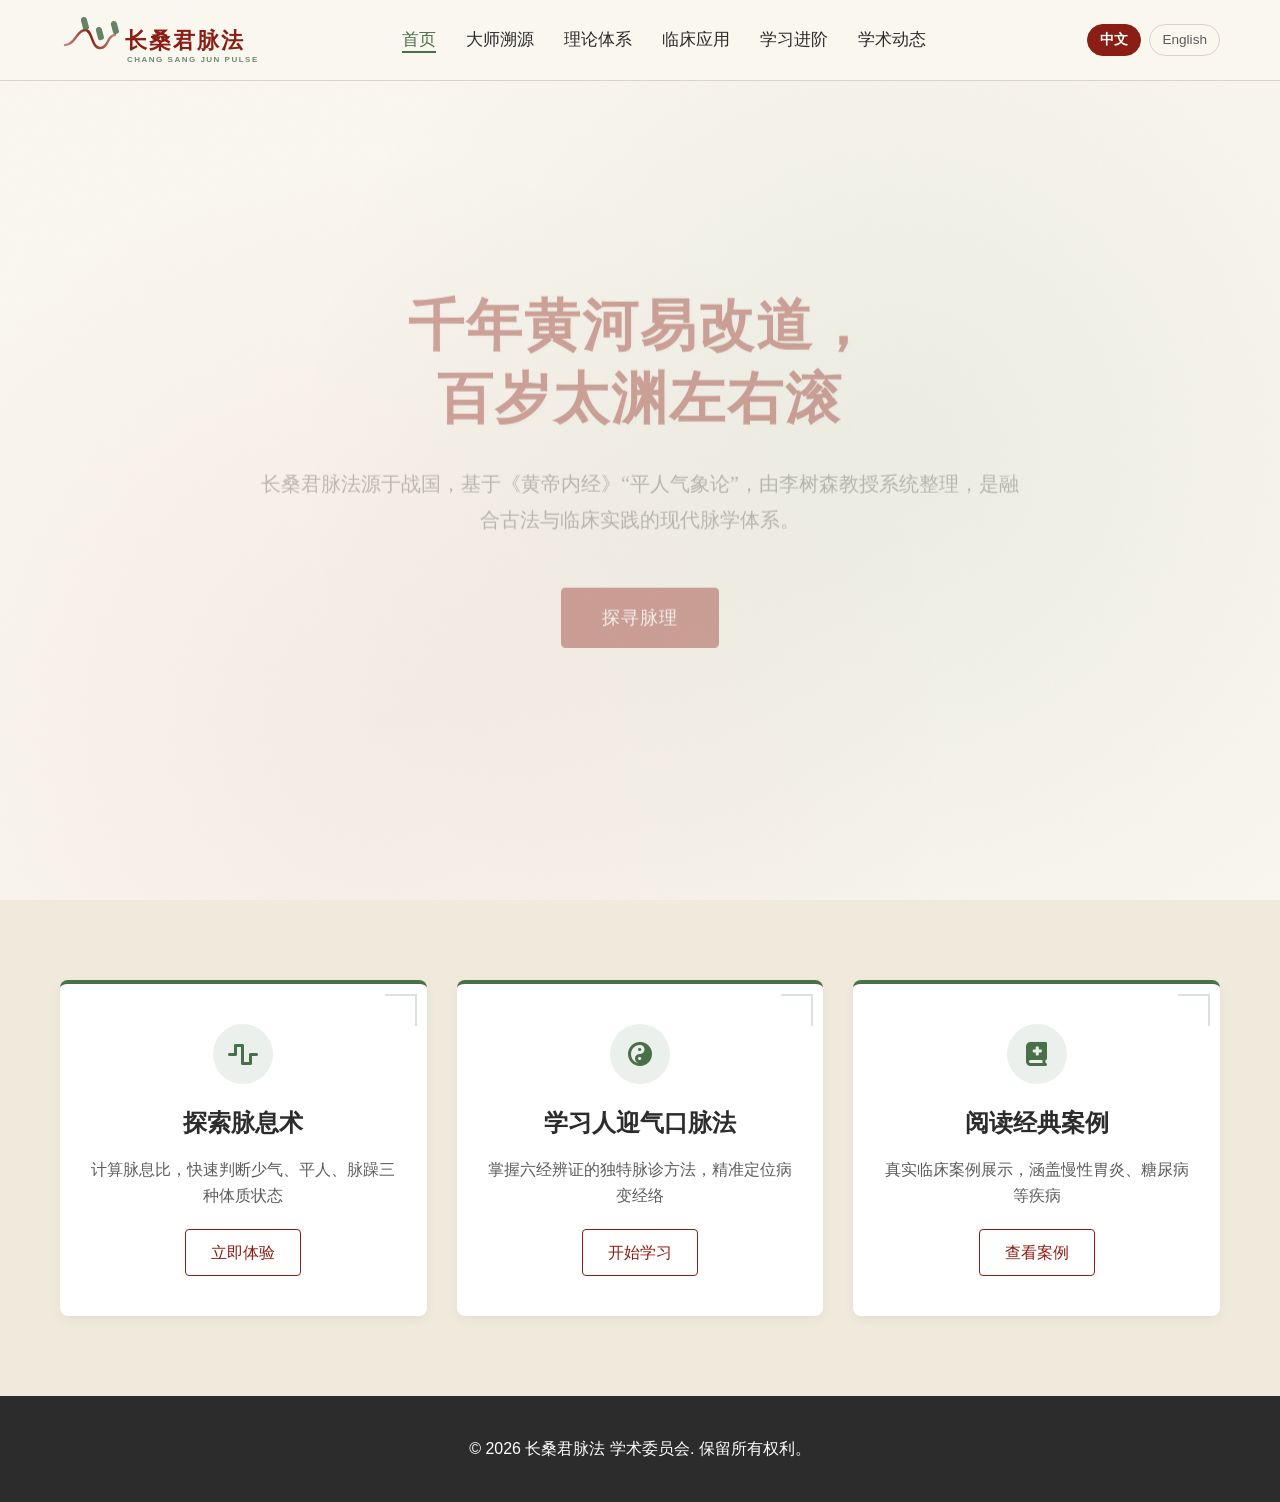
<file: index.html>
<!DOCTYPE html>
<html>
<head>
    <meta charset="UTF-8">
    <meta http-equiv="refresh" content="0; url=zh/index.html">
    <title>Redirecting...</title>
</head>
<body>
    <p>Redirecting to <a href="zh/index.html">zh/index.html</a>...</p>
</body>
</html>
</file>
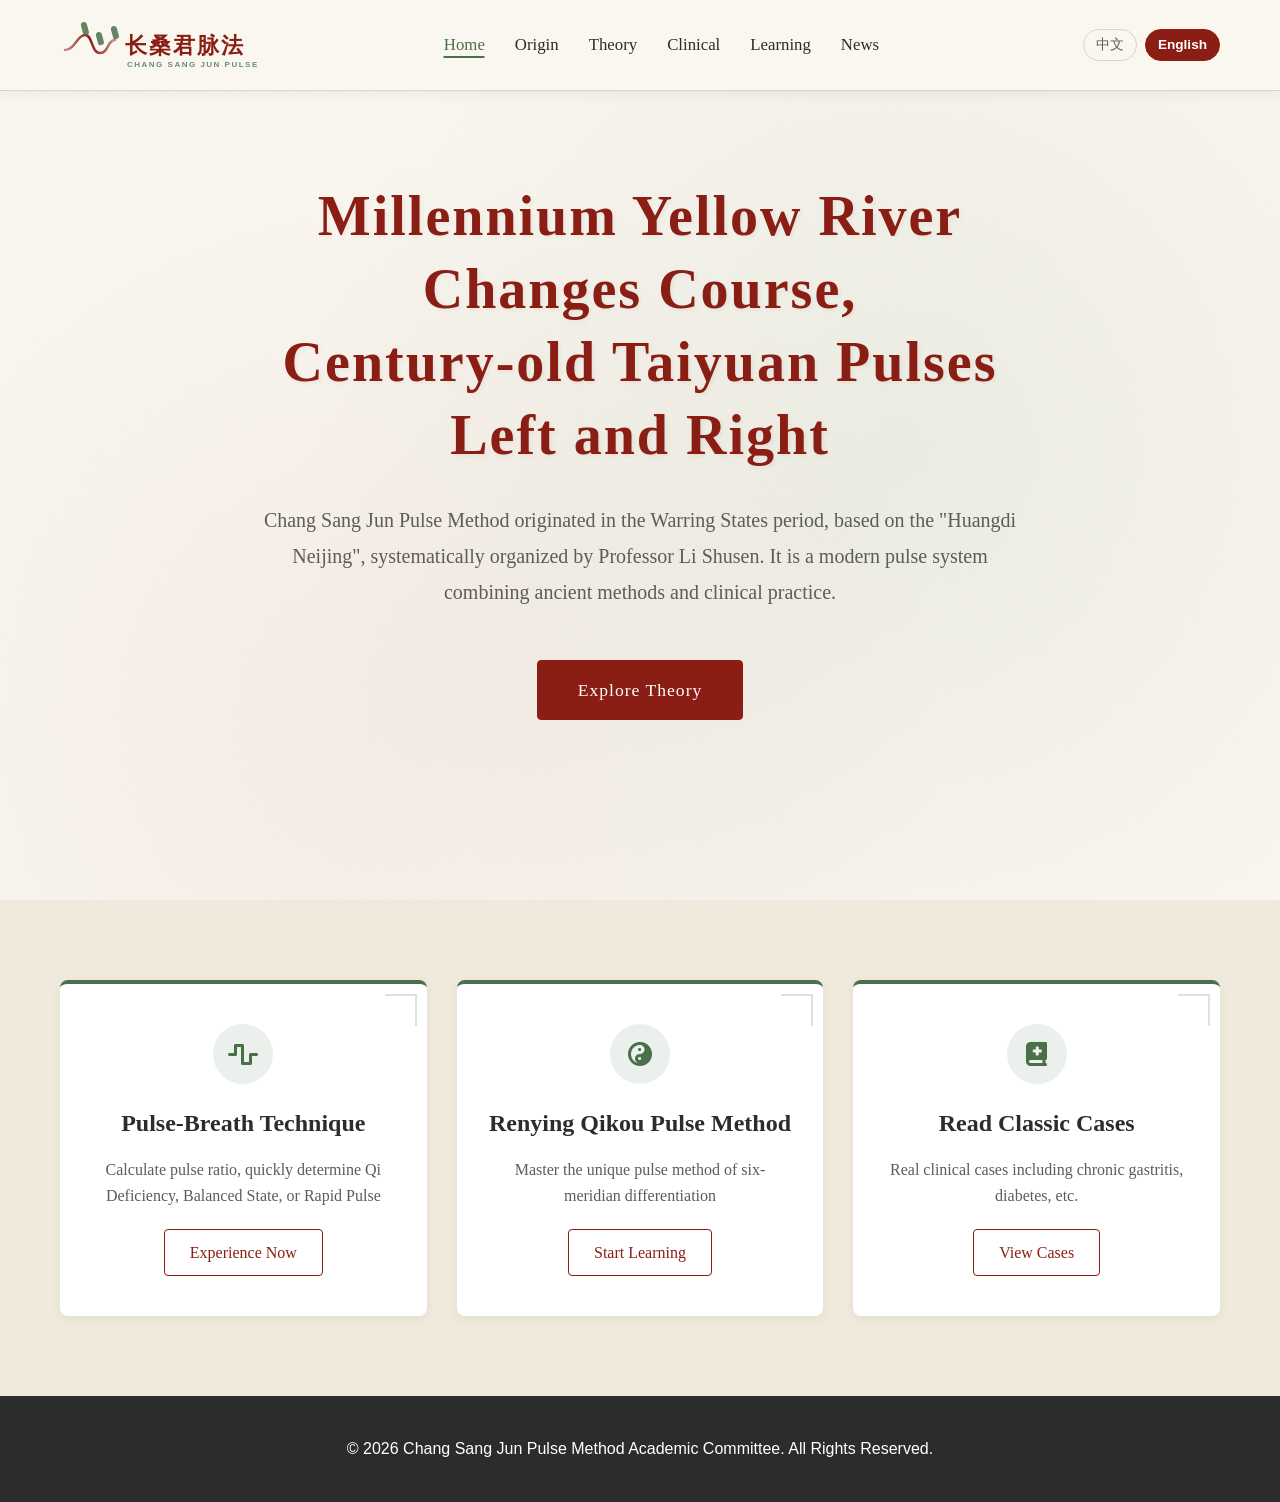
<file: en/index.html>
<!DOCTYPE html>
<html lang="zh-CN">
<head>
    <meta charset="UTF-8">
    <meta name="viewport" content="width=device-width, initial-scale=1.0">
    <title>Chang Sang Jun Pulse Method</title>
    <meta name="description" content="Chang Sang Jun Pulse Method originated in the Warring States period, based on Huangdi Neijing. It is a modern pulse system combining ancient methods and clinical practice.">
    <!-- 引入自定义样式表 -->
    <link rel="stylesheet" href="../css/style.css">
    <!-- FontAwesome for icons -->
    <link rel="stylesheet" href="https://cdnjs.cloudflare.com/ajax/libs/font-awesome/6.4.0/css/all.min.css">
</head>
<body>

    <!-- 顶部导航栏 -->
    <header class="header">
        <div class="container navbar">
            <a href="index.html" class="logo" style="display: flex; align-items: center;">
                <svg xmlns="http://www.w3.org/2000/svg" viewBox="0 0 200 60" width="200" height="60">
                  <defs>
                    <linearGradient id="pulseGrad" x1="0%" y1="0%" x2="100%" y2="0%">
                      <stop offset="0%" stop-color="#8B1E14" stop-opacity="0.5"/>
                      <stop offset="50%" stop-color="#8B1E14" stop-opacity="1"/>
                      <stop offset="100%" stop-color="#8B1E14" stop-opacity="0.5"/>
                    </linearGradient>
                  </defs>
                  <g transform="translate(5, 10)">
                    <path d="M 0 25 C 10 25, 12 10, 20 10 C 28 10, 26 28, 35 28 C 44 28, 42 15, 50 15" fill="none" stroke="url(#pulseGrad)" stroke-width="2.5" stroke-linecap="round" />
                    <path d="M 17 0 C 17 -4, 23 -4, 23 0 L 23 8 C 23 11, 17 11, 17 8 Z" fill="#4A704A" opacity="0.85" transform="rotate(-15 20 4)"/>
                    <path d="M 32 10 C 32 6, 38 6, 38 10 L 38 18 C 38 21, 32 21, 32 18 Z" fill="#4A704A" opacity="0.85" transform="rotate(-15 35 14)"/>
                    <path d="M 47 4 C 47 0, 53 0, 53 4 L 53 12 C 53 15, 47 15, 47 12 Z" fill="#4A704A" opacity="0.85" transform="rotate(-15 50 8)"/>
                  </g>
                  <text x="65" y="38" font-family="'Kaiti', 'STKaiti', 'KaiTi_GB2312', 'Noto Serif SC', serif" font-size="22" fill="#8B1E14" font-weight="bold" letter-spacing="2">长桑君脉法</text>
                  <text x="67" y="52" font-family="Arial, sans-serif" font-size="8" fill="#4A704A" letter-spacing="1.5" opacity="0.8">CHANG SANG JUN PULSE METHOD</text>
                </svg>
            </a>
            <ul class="nav-links">
                <li><a href="index.html" class="active">Home</a></li>
                <li><a href="origin.html">Origin</a></li>
                <li><a href="theory.html">Theory</a></li>
                <li><a href="clinical.html">Clinical</a></li>
                <li><a href="learning.html">Learning</a></li>
                <li><a href="news.html">News</a></li>
            </ul>
            <div class="lang-switch">
                <a href="../zh/index.html" class="lang-btn">中文</a>
                <a href="../en/index.html" class="lang-btn active">English</a>
            </div>
            <div class="menu-toggle">
                <i class="fas fa-bars"></i>
            </div>
        </div>
    </header>

    <!-- 首页英雄区 -->
    <section id="home" class="hero">
        <div class="container hero-content">
            <h1 class="hero-title">Millennium Yellow River Changes Course,<br>Century-old Taiyuan Pulses Left and Right</h1>
            <p class="hero-subtitle">Chang Sang Jun Pulse Method originated in the Warring States period, based on the "Huangdi Neijing", systematically organized by Professor Li Shusen. It is a modern pulse system combining ancient methods and clinical practice.</p>
            <a href="theory.html" class="hero-btn">Explore Theory</a>
        </div>
    </section>

    <!-- 核心入口卡片区 -->
    <section class="features">
        <div class="container">
            <div class="features-grid">
                <!-- 卡片 1 -->
                <div class="feature-card">
                    <div class="feature-icon">
                        <i class="fas fa-wave-square"></i>
                    </div>
                    <h3 class="feature-title">Pulse-Breath Technique</h3>
                    <p class="feature-desc" style="margin-bottom: 20px;">Calculate pulse ratio, quickly determine Qi Deficiency, Balanced State, or Rapid Pulse</p>
                    <a href="theory.html" class="h-card-btn" style="display: inline-block;">Experience Now</a>
                </div>
                
                <!-- 卡片 2 -->
                <div class="feature-card">
                    <div class="feature-icon">
                        <i class="fas fa-yin-yang"></i>
                    </div>
                    <h3 class="feature-title">Renying Qikou Pulse Method</h3>
                    <p class="feature-desc" style="margin-bottom: 20px;">Master the unique pulse method of six-meridian differentiation</p>
                    <a href="theory.html" class="h-card-btn" style="display: inline-block;">Start Learning</a>
                </div>
                
                <!-- 卡片 3 -->
                <div class="feature-card">
                    <div class="feature-icon">
                        <i class="fas fa-book-medical"></i>
                    </div>
                    <h3 class="feature-title">Read Classic Cases</h3>
                    <p class="feature-desc" style="margin-bottom: 20px;">Real clinical cases including chronic gastritis, diabetes, etc.</p>
                    <a href="clinical.html" class="h-card-btn" style="display: inline-block;">View Cases</a>
                </div>
            </div>
        </div>
    </section>



    <!-- 页脚 -->
    <footer class="footer">
        <div class="container">
            <p>&copy; 2026 Chang Sang Jun Pulse Method Academic Committee. All Rights Reserved.</p>
        </div>
    </footer>

    <!-- 引入交互脚本 -->
    <script src="../js/main.js"></script>
</body>
</html>
</file>
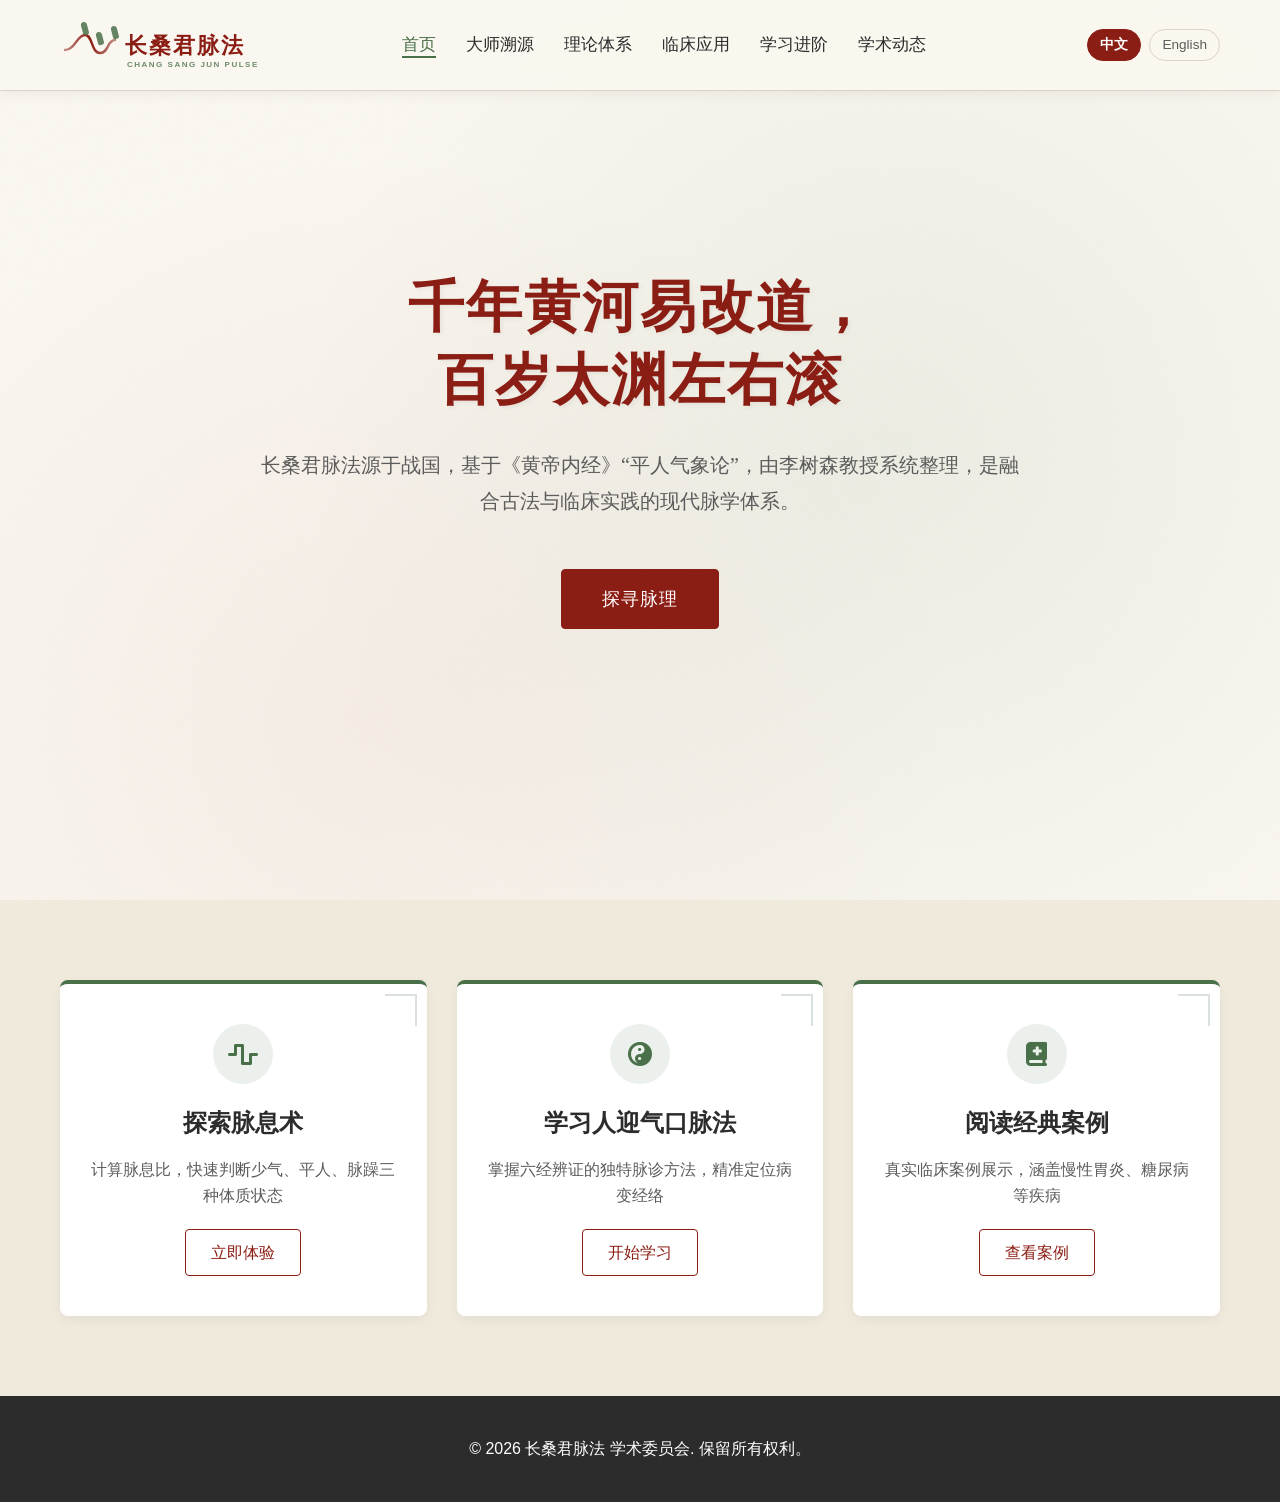
<file: zh/index.html>
<!DOCTYPE html>
<html lang="zh-CN">
<head>
    <meta charset="UTF-8">
    <meta name="viewport" content="width=device-width, initial-scale=1.0">
    <title>长桑君脉法 - 古朴雅致的现代脉学体系</title>
    <meta name="description" content="长桑君脉法源于战国，基于《黄帝内经》‘平人气象论’，由李树森教授系统整理，是融合古法与临床实践的现代脉学体系。">
    <!-- 引入自定义样式表 -->
    <link rel="stylesheet" href="../css/style.css">
    <!-- FontAwesome for icons -->
    <link rel="stylesheet" href="https://cdnjs.cloudflare.com/ajax/libs/font-awesome/6.4.0/css/all.min.css">
</head>
<body>

    <!-- 顶部导航栏 -->
    <header class="header">
        <div class="container navbar">
            <a href="index.html" class="logo" style="display: flex; align-items: center;">
                <svg xmlns="http://www.w3.org/2000/svg" viewBox="0 0 200 60" width="200" height="60">
                  <defs>
                    <linearGradient id="pulseGrad" x1="0%" y1="0%" x2="100%" y2="0%">
                      <stop offset="0%" stop-color="#8B1E14" stop-opacity="0.5"/>
                      <stop offset="50%" stop-color="#8B1E14" stop-opacity="1"/>
                      <stop offset="100%" stop-color="#8B1E14" stop-opacity="0.5"/>
                    </linearGradient>
                  </defs>
                  <g transform="translate(5, 10)">
                    <path d="M 0 25 C 10 25, 12 10, 20 10 C 28 10, 26 28, 35 28 C 44 28, 42 15, 50 15" fill="none" stroke="url(#pulseGrad)" stroke-width="2.5" stroke-linecap="round" />
                    <path d="M 17 0 C 17 -4, 23 -4, 23 0 L 23 8 C 23 11, 17 11, 17 8 Z" fill="#4A704A" opacity="0.85" transform="rotate(-15 20 4)"/>
                    <path d="M 32 10 C 32 6, 38 6, 38 10 L 38 18 C 38 21, 32 21, 32 18 Z" fill="#4A704A" opacity="0.85" transform="rotate(-15 35 14)"/>
                    <path d="M 47 4 C 47 0, 53 0, 53 4 L 53 12 C 53 15, 47 15, 47 12 Z" fill="#4A704A" opacity="0.85" transform="rotate(-15 50 8)"/>
                  </g>
                  <text x="65" y="38" font-family="'Kaiti', 'STKaiti', 'KaiTi_GB2312', 'Noto Serif SC', serif" font-size="22" fill="#8B1E14" font-weight="bold" letter-spacing="2">长桑君脉法</text>
                  <text x="67" y="52" font-family="Arial, sans-serif" font-size="8" fill="#4A704A" letter-spacing="1.5" opacity="0.8">CHANG SANG JUN PULSE METHOD</text>
                </svg>
            </a>
            <!-- 对应 section id 的导航链接 -->
            <ul class="nav-links">
                <li><a href="index.html" class="active">首页</a></li>
                <li><a href="origin.html">大师溯源</a></li>
                <li><a href="theory.html">理论体系</a></li>
                <li><a href="clinical.html">临床应用</a></li>
                <li><a href="learning.html">学习进阶</a></li>
                <li><a href="news.html">学术动态</a></li>
            </ul>
            <div class="lang-switch">
                <a href="../zh/index.html" class="lang-btn active">中文</a>
                <a href="../en/index.html" class="lang-btn">English</a>
            </div>
            <div class="menu-toggle">
                <i class="fas fa-bars"></i>
            </div>
        </div>
    </header>

    <!-- 首页英雄区 -->
    <section id="home" class="hero">
        <div class="container hero-content">
            <h1 class="hero-title">千年黄河易改道，<br>百岁太渊左右滚</h1>
            <p class="hero-subtitle">长桑君脉法源于战国，基于《黄帝内经》“平人气象论”，由李树森教授系统整理，是融合古法与临床实践的现代脉学体系。</p>
            <a href="theory.html" class="hero-btn">探寻脉理</a>
        </div>
    </section>

    <!-- 核心入口卡片区 -->
    <section class="features">
        <div class="container">
            <div class="features-grid">
                <!-- 卡片 1 -->
                <div class="feature-card">
                    <div class="feature-icon">
                        <i class="fas fa-wave-square"></i>
                    </div>
                    <h3 class="feature-title">探索脉息术</h3>
                    <p class="feature-desc" style="margin-bottom: 20px;">计算脉息比，快速判断少气、平人、脉躁三种体质状态</p>
                    <a href="theory.html" class="h-card-btn" style="display: inline-block;">立即体验</a>
                </div>
                
                <!-- 卡片 2 -->
                <div class="feature-card">
                    <div class="feature-icon">
                        <i class="fas fa-yin-yang"></i>
                    </div>
                    <h3 class="feature-title">学习人迎气口脉法</h3>
                    <p class="feature-desc" style="margin-bottom: 20px;">掌握六经辨证的独特脉诊方法，精准定位病变经络</p>
                    <a href="theory.html" class="h-card-btn" style="display: inline-block;">开始学习</a>
                </div>
                
                <!-- 卡片 3 -->
                <div class="feature-card">
                    <div class="feature-icon">
                        <i class="fas fa-book-medical"></i>
                    </div>
                    <h3 class="feature-title">阅读经典案例</h3>
                    <p class="feature-desc" style="margin-bottom: 20px;">真实临床案例展示，涵盖慢性胃炎、糖尿病等疾病</p>
                    <a href="clinical.html" class="h-card-btn" style="display: inline-block;">查看案例</a>
                </div>
            </div>
        </div>
    </section>



    <!-- 页脚 -->
    <footer class="footer">
        <div class="container">
            <p>&copy; 2026 长桑君脉法 学术委员会. 保留所有权利。</p>
        </div>
    </footer>

    <!-- 引入交互脚本 -->
    <script src="../js/main.js"></script>
</body>
</html>
</file>
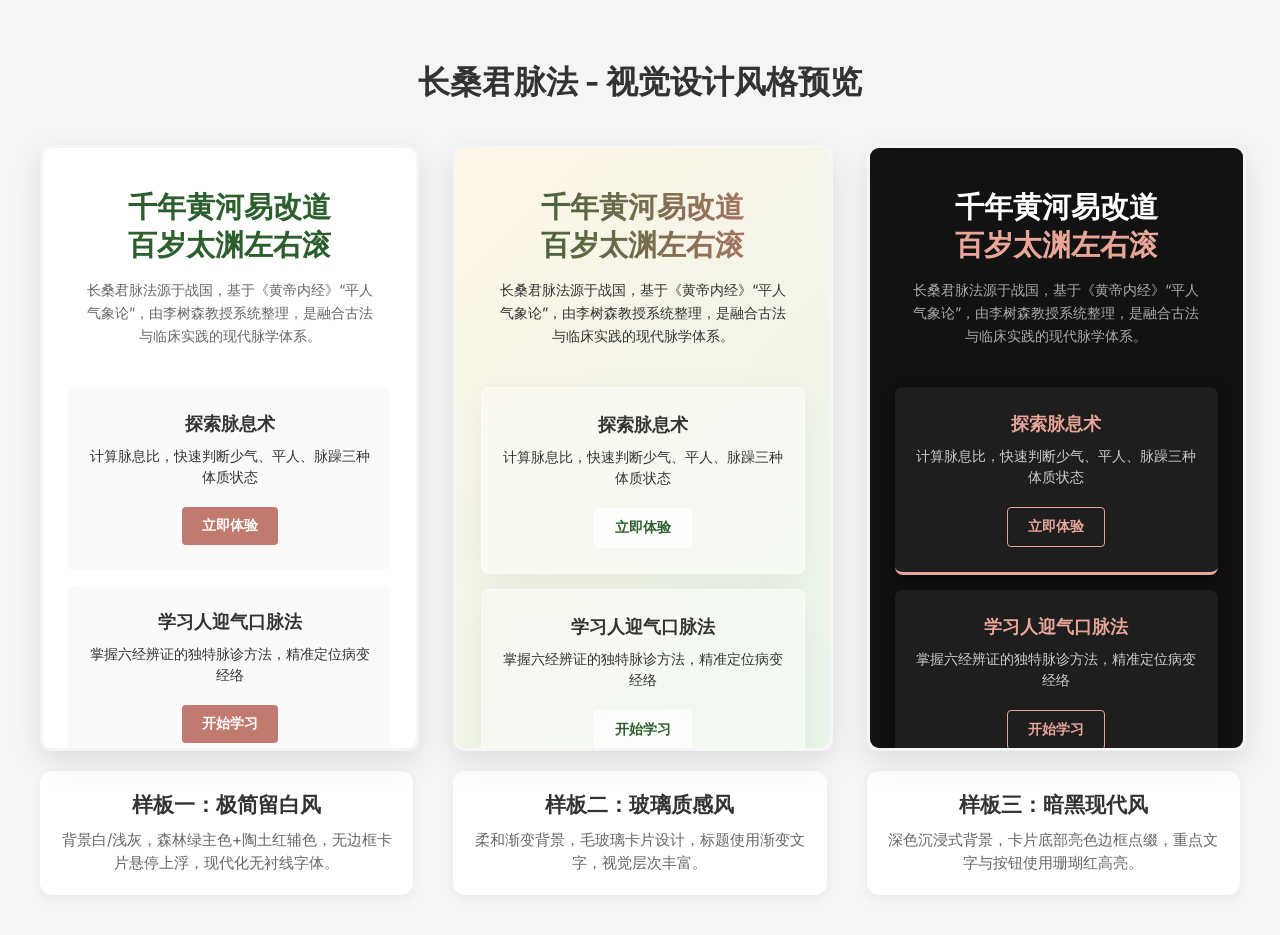
<file: preview.html>
<!DOCTYPE html>
<html lang="zh">
<head>
    <meta charset="UTF-8">
    <title>长桑君脉法 - 设计风格预览</title>
    <link href="https://fonts.googleapis.com/css2?family=Inter:wght@400;600;700&display=swap" rel="stylesheet">
    <style>
        /* global reset and preview layout styles */
        body { margin: 0; padding: 40px; background-color: #f5f5f5; font-family: 'Inter', sans-serif; }
        h1.page-title { text-align: center; margin-bottom: 40px; color: #333; font-weight: 700; }
        
        .preview-grid {
            display: grid;
            grid-template-columns: repeat(3, 1fr);
            gap: 40px;
            max-width: 1400px;
            margin: 0 auto;
        }

        .preview-container {
            display: flex;
            flex-direction: column;
            gap: 20px;
        }

        .preview-frame {
            position: relative;
            width: 100%;
            height: 600px;
            border-radius: 12px;
            overflow: hidden;
            box-shadow: 0 10px 30px rgba(0,0,0,0.1);
            transition: all 0.3s ease;
            cursor: pointer;
            border: 3px solid transparent;
        }

        .preview-frame:hover {
            transform: translateY(-10px);
            border-color: #2C5F2D;
            box-shadow: 0 20px 40px rgba(0,0,0,0.2);
        }

        .preview-frame::after {
            content: '查看完整版';
            position: absolute;
            top: 0; left: 0; right: 0; bottom: 0;
            background: rgba(0,0,0,0.5);
            color: white;
            display: flex;
            align-items: center;
            justify-content: center;
            font-size: 1.5rem;
            font-weight: bold;
            opacity: 0;
            transition: opacity 0.3s;
        }

        .preview-frame:hover::after {
            opacity: 1;
        }

        .style-info {
            text-align: center;
            padding: 20px;
            background: white;
            border-radius: 12px;
            box-shadow: 0 4px 12px rgba(0,0,0,0.05);
            flex-grow: 1;
        }
        
        .style-info h3 { margin: 0 0 10px 0; color: #333; font-size: 1.3rem; }
        .style-info p { margin: 0; color: #666; font-size: 0.95rem; line-height: 1.5; }

        /* The inner layout of the preview */
        .preview-content {
            width: 100%;
            height: 100%;
            padding: 40px 25px;
            box-sizing: border-box;
            overflow-y: auto;
            /* hide scrollbar */
            scrollbar-width: none; 
        }
        .preview-content::-webkit-scrollbar { display: none; }

        /* Common Elements inside previews */
        .p-hero { text-align: center; margin-bottom: 40px; }
        .p-title { font-size: 1.8rem; font-weight: 700; margin-bottom: 15px; line-height: 1.3; }
        .p-subtitle { font-size: 0.9rem; line-height: 1.6; max-width: 90%; margin: 0 auto; }
        
        .p-cards { display: flex; flex-direction: column; gap: 15px; }
        .p-card { padding: 25px 20px; border-radius: 8px; text-align: center; }
        .p-card h4 { margin: 0 0 10px 0; font-size: 1.1rem; }
        .p-card p { margin: 0 0 20px 0; font-size: 0.85rem; line-height: 1.5; }
        .p-btn { display: inline-block; padding: 10px 20px; border-radius: 4px; font-size: 0.85rem; font-weight: 600; cursor: pointer; text-decoration: none;}

        /* Style 1: Minimalist */
        .style1 { background-color: #ffffff; color: #333; font-family: 'Inter', sans-serif;}
        .style1 .p-title { color: #2C5F2D; }
        .style1 .p-subtitle { color: #666; }
        .style1 .p-card { background: #fafafa; border: none; transition: transform 0.3s, box-shadow 0.3s; }
        .style1 .p-card:hover { transform: translateY(-5px); box-shadow: 0 10px 20px rgba(0,0,0,0.05); }
        .style1 .p-card h4 { color: #333; }
        .style1 .p-btn { background: #C17A6E; color: white; border: none; }

        /* Style 2: Glassmorphism */
        .style2 { 
            background: linear-gradient(135deg, #FDF5E6 0%, #E8F5E9 100%);
            color: #333; 
        }
        .style2 .p-title { 
            background: linear-gradient(90deg, #2C5F2D, #C17A6E);
            -webkit-background-clip: text;
            -webkit-text-fill-color: transparent;
        }
        .style2 .p-card { 
            background: rgba(255, 255, 255, 0.4);
            backdrop-filter: blur(10px);
            -webkit-backdrop-filter: blur(10px);
            border: 1px solid rgba(255, 255, 255, 0.5);
            box-shadow: 0 8px 32px rgba(0,0,0,0.05);
        }
        .style2 .p-btn { 
            background: rgba(255, 255, 255, 0.6); 
            color: #2C5F2D; 
            border: 1px solid rgba(255,255,255,0.8);
            backdrop-filter: blur(5px);
        }

        /* Style 3: Dark Modern */
        .style3 { background-color: #121212; color: #fff; }
        .style3 .p-title { color: #ffffff; }
        .style3 .p-title span { color: #E8A598; }
        .style3 .p-subtitle { color: #aaa; }
        .style3 .p-card { 
            background: #1e1e1e; 
            border-bottom: 3px solid #E8A598;
            box-shadow: 0 4px 15px rgba(0,0,0,0.5);
        }
        .style3 .p-card h4 { color: #E8A598; }
        .style3 .p-card p { color: #ccc; }
        .style3 .p-btn { background: transparent; color: #E8A598; border: 1px solid #E8A598; transition: background 0.3s; }
        .style3 .p-btn:hover { background: rgba(232, 165, 152, 0.1); }

        @media (max-width: 1024px) {
            .preview-grid { grid-template-columns: 1fr; max-width: 500px; }
            .preview-frame { height: 500px; }
        }
    </style>
</head>
<body>

    <h1 class="page-title">长桑君脉法 - 视觉设计风格预览</h1>

    <div class="preview-grid">
        <!-- 样板一 -->
        <div class="preview-container">
            <div class="preview-frame">
                <div class="preview-content style1">
                    <div class="p-hero">
                        <div class="p-title">千年黄河易改道<br>百岁太渊左右滚</div>
                        <div class="p-subtitle">长桑君脉法源于战国，基于《黄帝内经》“平人气象论”，由李树森教授系统整理，是融合古法与临床实践的现代脉学体系。</div>
                    </div>
                    <div class="p-cards">
                        <div class="p-card">
                            <h4>探索脉息术</h4>
                            <p>计算脉息比，快速判断少气、平人、脉躁三种体质状态</p>
                            <div class="p-btn">立即体验</div>
                        </div>
                        <div class="p-card">
                            <h4>学习人迎气口脉法</h4>
                            <p>掌握六经辨证的独特脉诊方法，精准定位病变经络</p>
                            <div class="p-btn">开始学习</div>
                        </div>
                        <div class="p-card">
                            <h4>阅读经典案例</h4>
                            <p>真实临床案例展示，涵盖慢性胃炎、糖尿病等疾病</p>
                            <div class="p-btn">查看案例</div>
                        </div>
                    </div>
                </div>
            </div>
            <div class="style-info">
                <h3>样板一：极简留白风</h3>
                <p>背景白/浅灰，森林绿主色+陶土红辅色，无边框卡片悬停上浮，现代化无衬线字体。</p>
            </div>
        </div>

        <!-- 样板二 -->
        <div class="preview-container">
            <div class="preview-frame">
                <div class="preview-content style2">
                    <div class="p-hero">
                        <div class="p-title">千年黄河易改道<br>百岁太渊左右滚</div>
                        <div class="p-subtitle">长桑君脉法源于战国，基于《黄帝内经》“平人气象论”，由李树森教授系统整理，是融合古法与临床实践的现代脉学体系。</div>
                    </div>
                    <div class="p-cards">
                        <div class="p-card">
                            <h4>探索脉息术</h4>
                            <p>计算脉息比，快速判断少气、平人、脉躁三种体质状态</p>
                            <div class="p-btn">立即体验</div>
                        </div>
                        <div class="p-card">
                            <h4>学习人迎气口脉法</h4>
                            <p>掌握六经辨证的独特脉诊方法，精准定位病变经络</p>
                            <div class="p-btn">开始学习</div>
                        </div>
                        <div class="p-card">
                            <h4>阅读经典案例</h4>
                            <p>真实临床案例展示，涵盖慢性胃炎、糖尿病等疾病</p>
                            <div class="p-btn">查看案例</div>
                        </div>
                    </div>
                </div>
            </div>
            <div class="style-info">
                <h3>样板二：玻璃质感风</h3>
                <p>柔和渐变背景，毛玻璃卡片设计，标题使用渐变文字，视觉层次丰富。</p>
            </div>
        </div>

        <!-- 样板三 -->
        <div class="preview-container">
            <div class="preview-frame">
                <div class="preview-content style3">
                    <div class="p-hero">
                        <div class="p-title">千年黄河易改道<br><span>百岁太渊左右滚</span></div>
                        <div class="p-subtitle">长桑君脉法源于战国，基于《黄帝内经》“平人气象论”，由李树森教授系统整理，是融合古法与临床实践的现代脉学体系。</div>
                    </div>
                    <div class="p-cards">
                        <div class="p-card">
                            <h4>探索脉息术</h4>
                            <p>计算脉息比，快速判断少气、平人、脉躁三种体质状态</p>
                            <div class="p-btn">立即体验</div>
                        </div>
                        <div class="p-card">
                            <h4>学习人迎气口脉法</h4>
                            <p>掌握六经辨证的独特脉诊方法，精准定位病变经络</p>
                            <div class="p-btn">开始学习</div>
                        </div>
                        <div class="p-card">
                            <h4>阅读经典案例</h4>
                            <p>真实临床案例展示，涵盖慢性胃炎、糖尿病等疾病</p>
                            <div class="p-btn">查看案例</div>
                        </div>
                    </div>
                </div>
            </div>
            <div class="style-info">
                <h3>样板三：暗黑现代风</h3>
                <p>深色沉浸式背景，卡片底部亮色边框点缀，重点文字与按钮使用珊瑚红高亮。</p>
            </div>
        </div>
    </div>

</body>
</html>
</file>
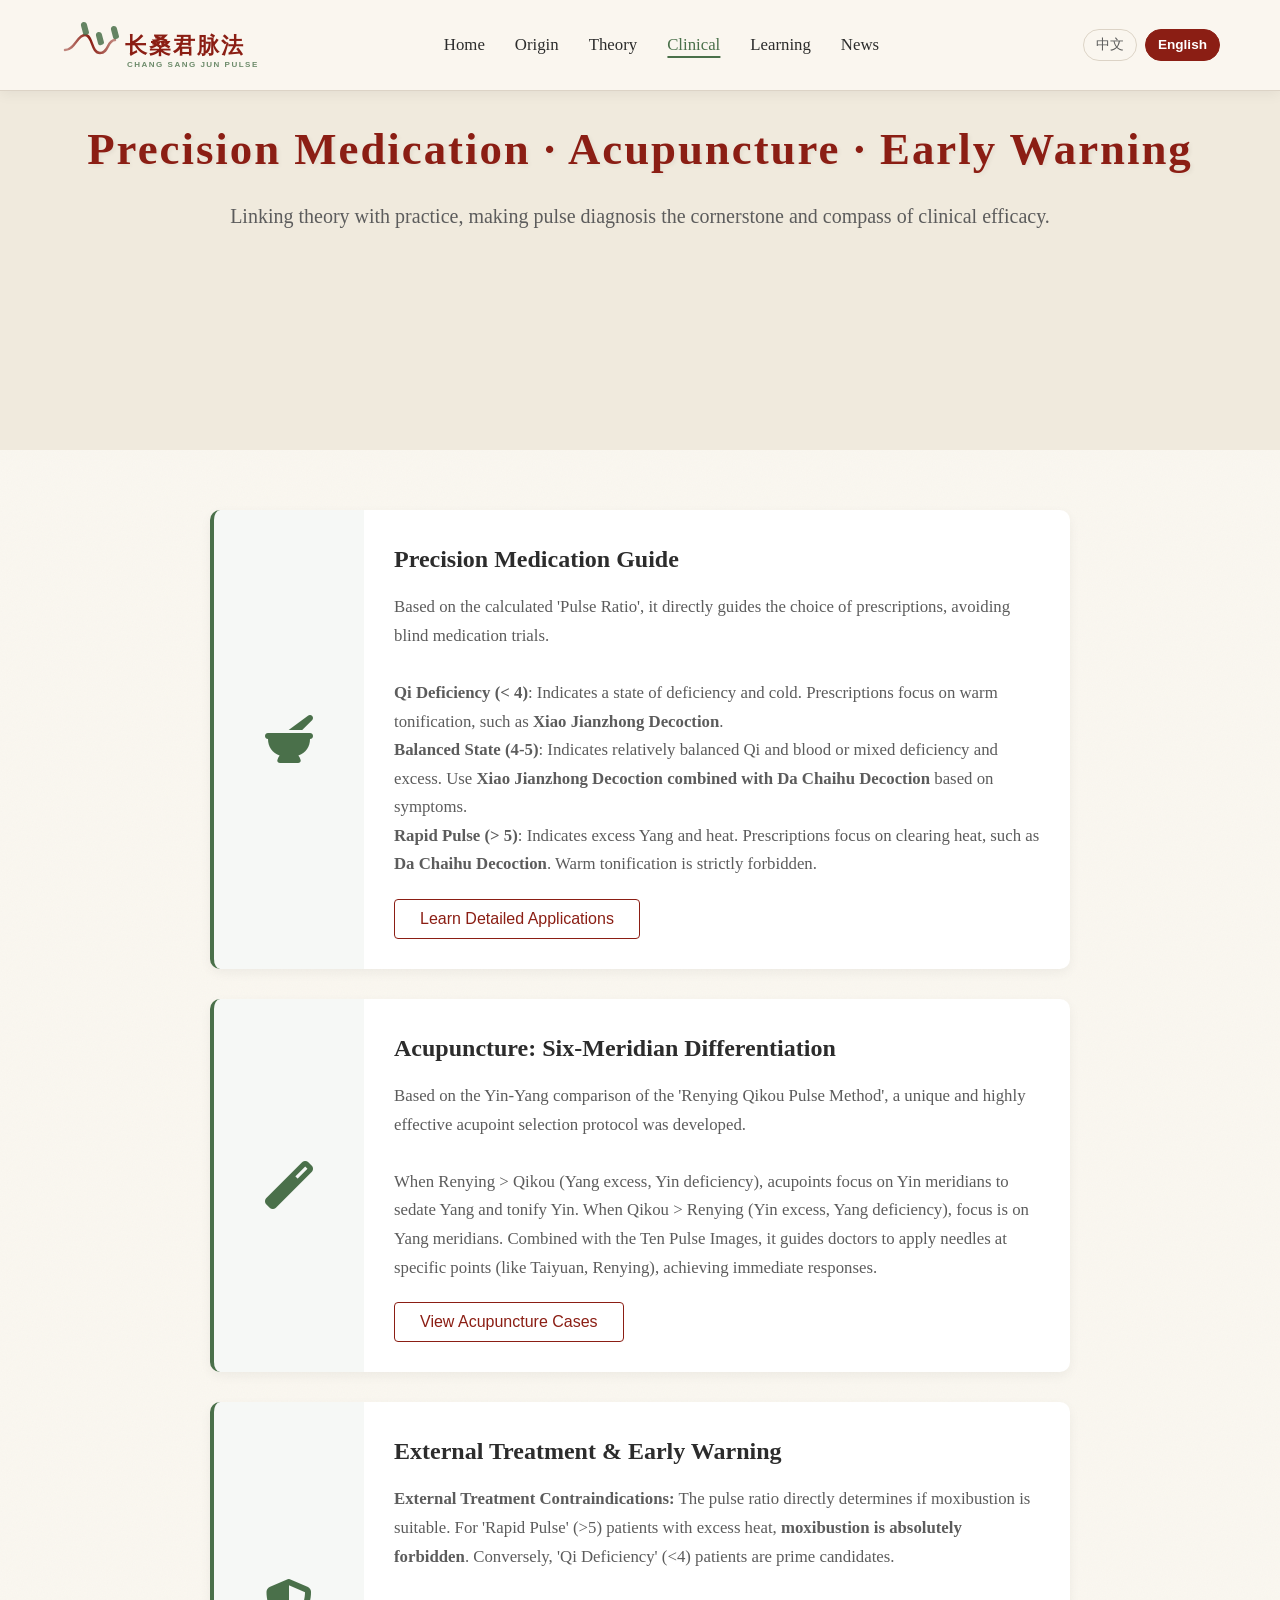
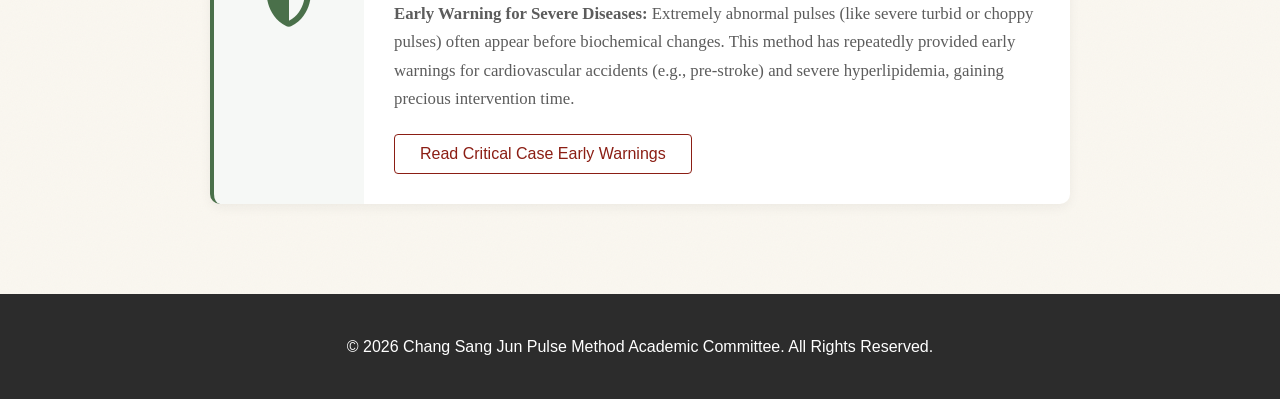
<file: en/clinical.html>
<!DOCTYPE html>
<html lang="en">
<head>
    <meta charset="UTF-8">
    <meta name="viewport" content="width=device-width, initial-scale=1.0">
    <title>Chang Sang Jun Pulse Method</title>
    <meta name="description" content="Application of Chang Sang Jun Pulse Method: precision medication guidance, six-meridian syndrome differentiation acupuncture protocols, and early warning for major diseases.">
    <link rel="stylesheet" href="../css/style.css">
    <link rel="stylesheet" href="https://cdnjs.cloudflare.com/ajax/libs/font-awesome/6.4.0/css/all.min.css">
</head>
<body>

    <!-- 顶部导航栏 -->
    <header class="header">
        <div class="container navbar">
            <a href="index.html" class="logo" style="display: flex; align-items: center;">
                <svg xmlns="http://www.w3.org/2000/svg" viewBox="0 0 200 60" width="200" height="60">
                  <defs>
                    <linearGradient id="pulseGrad" x1="0%" y1="0%" x2="100%" y2="0%">
                      <stop offset="0%" stop-color="#8B1E14" stop-opacity="0.5"/>
                      <stop offset="50%" stop-color="#8B1E14" stop-opacity="1"/>
                      <stop offset="100%" stop-color="#8B1E14" stop-opacity="0.5"/>
                    </linearGradient>
                  </defs>
                  <g transform="translate(5, 10)">
                    <path d="M 0 25 C 10 25, 12 10, 20 10 C 28 10, 26 28, 35 28 C 44 28, 42 15, 50 15" fill="none" stroke="url(#pulseGrad)" stroke-width="2.5" stroke-linecap="round" />
                    <path d="M 17 0 C 17 -4, 23 -4, 23 0 L 23 8 C 23 11, 17 11, 17 8 Z" fill="#4A704A" opacity="0.85" transform="rotate(-15 20 4)"/>
                    <path d="M 32 10 C 32 6, 38 6, 38 10 L 38 18 C 38 21, 32 21, 32 18 Z" fill="#4A704A" opacity="0.85" transform="rotate(-15 35 14)"/>
                    <path d="M 47 4 C 47 0, 53 0, 53 4 L 53 12 C 53 15, 47 15, 47 12 Z" fill="#4A704A" opacity="0.85" transform="rotate(-15 50 8)"/>
                  </g>
                  <text x="65" y="38" font-family="'Kaiti', 'STKaiti', 'KaiTi_GB2312', 'Noto Serif SC', serif" font-size="22" fill="#8B1E14" font-weight="bold" letter-spacing="2">长桑君脉法</text>
                  <text x="67" y="52" font-family="Arial, sans-serif" font-size="8" fill="#4A704A" letter-spacing="1.5" opacity="0.8">CHANG SANG JUN PULSE METHOD</text>
                </svg>
            </a>
            <ul class="nav-links">
                <li><a href="index.html">Home</a></li>
                <li><a href="origin.html">Origin</a></li>
                <li><a href="theory.html">Theory</a></li>
                <li><a href="clinical.html" class="active">Clinical</a></li>
                <li><a href="learning.html">Learning</a></li>
                <li><a href="news.html">News</a></li>
            </ul>
            <div class="lang-switch">
                <a href="../zh/clinical.html" class="lang-btn">中文</a>
                <a href="../en/clinical.html" class="lang-btn active">English</a>
            </div>
            <div class="menu-toggle">
                <i class="fas fa-bars"></i>
            </div>
        </div>
    </header>

    <!-- 页面页头 -->
    <section class="page-header" style="padding-top: 120px; padding-bottom: 60px; background-color: var(--color-bg-dark); text-align: center;">
        <div class="container">
            <h1 class="hero-title" style="font-size: 2.8rem; margin-bottom: 20px;">Precision Medication · Acupuncture · Early Warning</h1>
            <p class="hero-subtitle" style="margin-bottom: 0;">Linking theory with practice, making pulse diagnosis the cornerstone and compass of clinical efficacy.</p>
        </div>
    </section>

    <!-- 临床应用内容区 -->
    <section style="padding: 60px 0;">
        <div class="container" style="max-width: 900px;">
            
            <!-- 精准用药卡片 -->
            <div class="horizontal-card">
                <div class="h-card-icon">
                    <i class="fas fa-mortar-pestle"></i>
                </div>
                <div class="h-card-content">
                    <div>
                        <h3 class="h-card-title">Precision Medication Guide</h3>
                        <p class="h-card-desc">
                            Based on the calculated 'Pulse Ratio', it directly guides the choice of prescriptions, avoiding blind medication trials.<br><br>
                            <strong>Qi Deficiency (< 4)</strong>: Indicates a state of deficiency and cold. Prescriptions focus on warm tonification, such as <strong>Xiao Jianzhong Decoction</strong>.<br>
                            <strong>Balanced State (4-5)</strong>: Indicates relatively balanced Qi and blood or mixed deficiency and excess. Use <strong>Xiao Jianzhong Decoction combined with Da Chaihu Decoction</strong> based on symptoms.<br>
                            <strong>Rapid Pulse (> 5)</strong>: Indicates excess Yang and heat. Prescriptions focus on clearing heat, such as <strong>Da Chaihu Decoction</strong>. Warm tonification is strictly forbidden.
                        </p>
                    </div>
                    <button class="h-card-btn">Learn Detailed Applications</button>
                </div>
            </div>

            <!-- 针灸治疗卡片 -->
            <div class="horizontal-card">
                <div class="h-card-icon">
                    <i class="fas fa-magic"></i>
                </div>
                <div class="h-card-content">
                    <div>
                        <h3 class="h-card-title">Acupuncture: Six-Meridian Differentiation</h3>
                        <p class="h-card-desc">
                            Based on the Yin-Yang comparison of the 'Renying Qikou Pulse Method', a unique and highly effective acupoint selection protocol was developed.<br><br>
                            When Renying > Qikou (Yang excess, Yin deficiency), acupoints focus on Yin meridians to sedate Yang and tonify Yin. When Qikou > Renying (Yin excess, Yang deficiency), focus is on Yang meridians. Combined with the Ten Pulse Images, it guides doctors to apply needles at specific points (like Taiyuan, Renying), achieving immediate responses.
                        </p>
                    </div>
                    <button class="h-card-btn">View Acupuncture Cases</button>
                </div>
            </div>

            <!-- 外治与预警卡片 -->
            <div class="horizontal-card">
                <div class="h-card-icon">
                    <i class="fas fa-shield-alt"></i>
                </div>
                <div class="h-card-content">
                    <div>
                        <h3 class="h-card-title">External Treatment & Early Warning</h3>
                        <p class="h-card-desc">
                            <strong>External Treatment Contraindications:</strong> The pulse ratio directly determines if moxibustion is suitable. For 'Rapid Pulse' (>5) patients with excess heat, <strong>moxibustion is absolutely forbidden</strong>. Conversely, 'Qi Deficiency' (<4) patients are prime candidates.<br><br>
                            <strong>Early Warning for Severe Diseases:</strong> Extremely abnormal pulses (like severe turbid or choppy pulses) often appear before biochemical changes. This method has repeatedly provided early warnings for cardiovascular accidents (e.g., pre-stroke) and severe hyperlipidemia, gaining precious intervention time.
                        </p>
                    </div>
                    <button class="h-card-btn">Read Critical Case Early Warnings</button>
                </div>
            </div>

        </div>
    </section>

    <!-- 页脚 -->
    <footer class="footer">
        <div class="container">
            <p>&copy; 2026 Chang Sang Jun Pulse Method Academic Committee. All Rights Reserved.</p>
        </div>
    </footer>

    <script src="../js/main.js"></script>
</body>
</html>
</file>
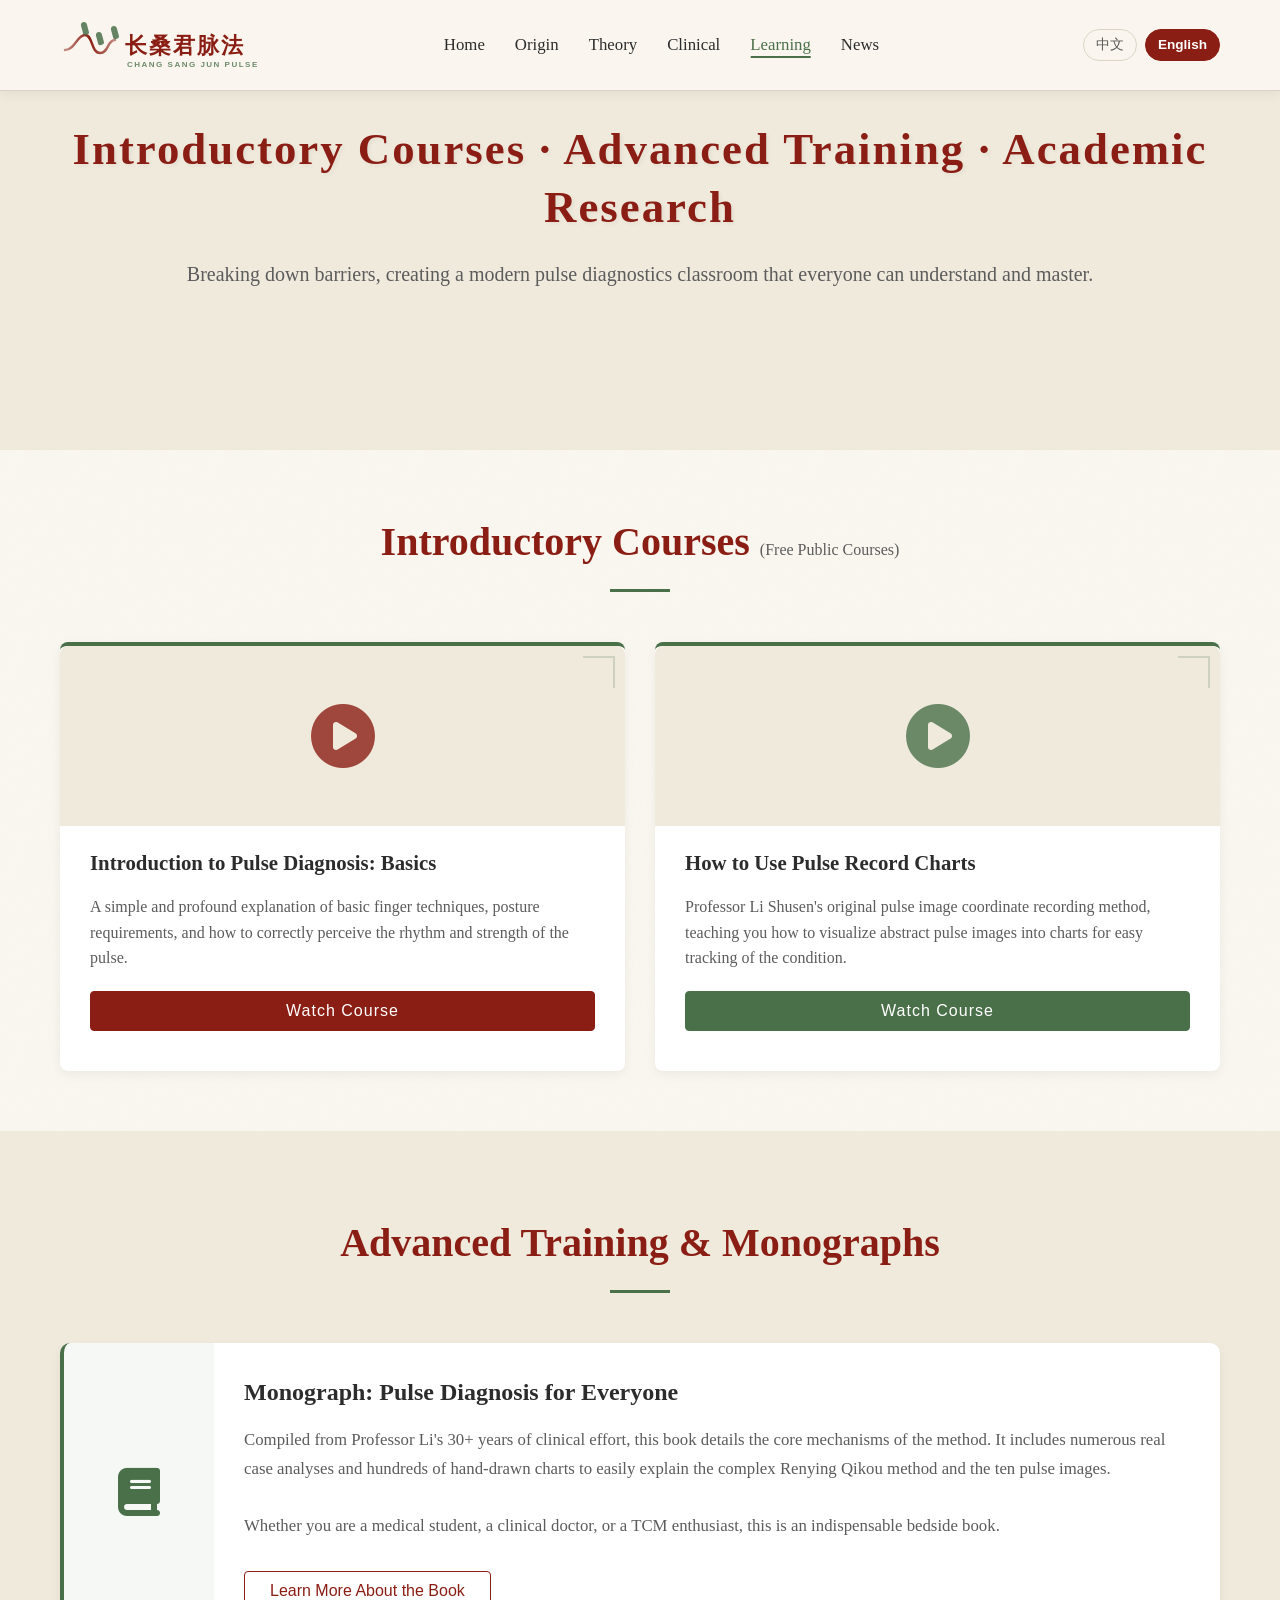
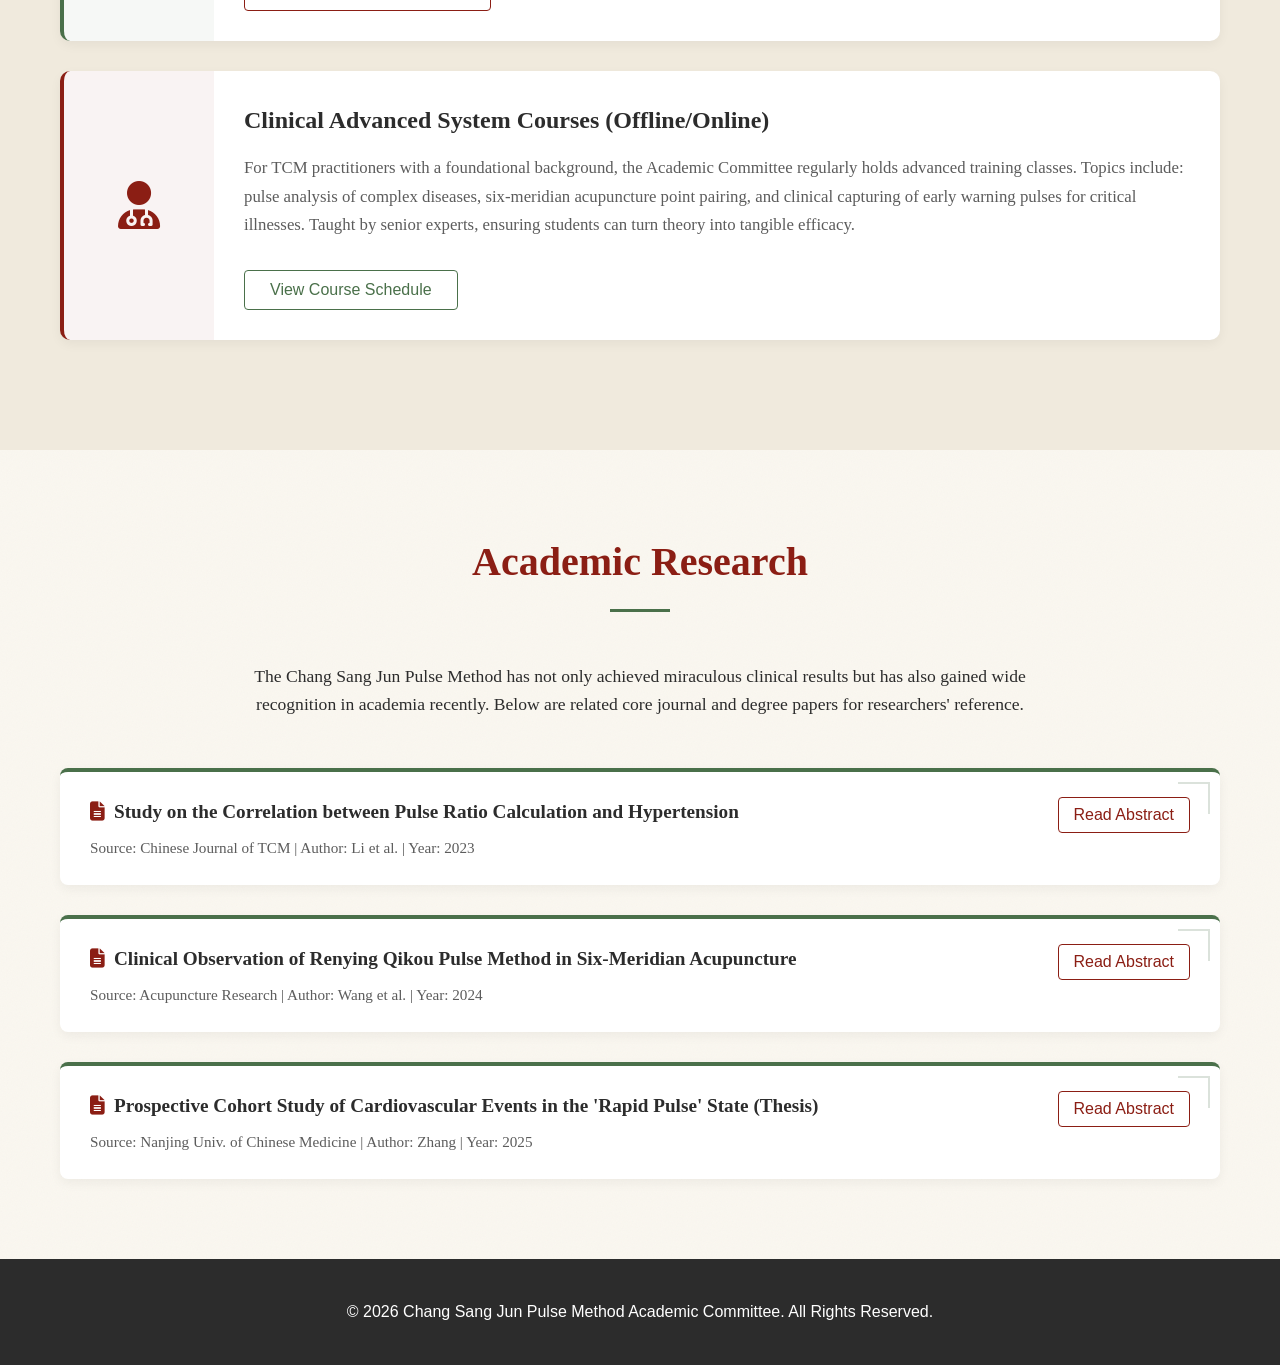
<file: en/learning.html>
<!DOCTYPE html>
<html lang="en">
<head>
    <meta charset="UTF-8">
    <meta name="viewport" content="width=device-width, initial-scale=1.0">
    <title>Introductory Courses · Advanced Training · Academic Research - Chang Sang Jun Pulse Method</title>
    <meta name="description" content="Learning path planning for the Chang Sang Jun Pulse Method, including free introductory public courses, advanced training books, and a repository of academic research resources.">
    <link rel="stylesheet" href="../css/style.css">
    <link rel="stylesheet" href="https://cdnjs.cloudflare.com/ajax/libs/font-awesome/6.4.0/css/all.min.css">
</head>
<body>

    <!-- 顶部导航栏 -->
    <header class="header">
        <div class="container navbar">
            <a href="index.html" class="logo" style="display: flex; align-items: center;">
                <svg xmlns="http://www.w3.org/2000/svg" viewBox="0 0 200 60" width="200" height="60">
                  <defs>
                    <linearGradient id="pulseGrad" x1="0%" y1="0%" x2="100%" y2="0%">
                      <stop offset="0%" stop-color="#8B1E14" stop-opacity="0.5"/>
                      <stop offset="50%" stop-color="#8B1E14" stop-opacity="1"/>
                      <stop offset="100%" stop-color="#8B1E14" stop-opacity="0.5"/>
                    </linearGradient>
                  </defs>
                  <g transform="translate(5, 10)">
                    <path d="M 0 25 C 10 25, 12 10, 20 10 C 28 10, 26 28, 35 28 C 44 28, 42 15, 50 15" fill="none" stroke="url(#pulseGrad)" stroke-width="2.5" stroke-linecap="round" />
                    <path d="M 17 0 C 17 -4, 23 -4, 23 0 L 23 8 C 23 11, 17 11, 17 8 Z" fill="#4A704A" opacity="0.85" transform="rotate(-15 20 4)"/>
                    <path d="M 32 10 C 32 6, 38 6, 38 10 L 38 18 C 38 21, 32 21, 32 18 Z" fill="#4A704A" opacity="0.85" transform="rotate(-15 35 14)"/>
                    <path d="M 47 4 C 47 0, 53 0, 53 4 L 53 12 C 53 15, 47 15, 47 12 Z" fill="#4A704A" opacity="0.85" transform="rotate(-15 50 8)"/>
                  </g>
                  <text x="65" y="38" font-family="'Kaiti', 'STKaiti', 'KaiTi_GB2312', 'Noto Serif SC', serif" font-size="22" fill="#8B1E14" font-weight="bold" letter-spacing="2">长桑君脉法</text>
                  <text x="67" y="52" font-family="Arial, sans-serif" font-size="8" fill="#4A704A" letter-spacing="1.5" opacity="0.8">CHANG SANG JUN PULSE METHOD</text>
                </svg>
            </a>
            <ul class="nav-links">
                <li><a href="index.html">Home</a></li>
                <li><a href="origin.html">Origin</a></li>
                <li><a href="theory.html">Theory</a></li>
                <li><a href="clinical.html">Clinical</a></li>
                <li><a href="learning.html" class="active">Learning</a></li>
                <li><a href="news.html">News</a></li>
            </ul>
            <div class="lang-switch">
                <a href="../zh/learning.html" class="lang-btn">中文</a>
                <a href="../en/learning.html" class="lang-btn active">English</a>
            </div>
            <div class="menu-toggle">
                <i class="fas fa-bars"></i>
            </div>
        </div>
    </header>

    <!-- 页面页头 -->
    <section class="page-header" style="padding-top: 120px; padding-bottom: 60px; background-color: var(--color-bg-dark); text-align: center;">
        <div class="container">
            <h1 class="hero-title" style="font-size: 2.8rem; margin-bottom: 20px;">Introductory Courses · Advanced Training · Academic Research</h1>
            <p class="hero-subtitle" style="margin-bottom: 0;">Breaking down barriers, creating a modern pulse diagnostics classroom that everyone can understand and master.</p>
        </div>
    </section>

    <!-- 入门课程：免费公益课 -->
    <section id="basics" style="padding: 60px 0;">
        <div class="container">
            <h2 class="section-title">Introductory Courses <span style="font-size: 1rem; color: var(--color-text-muted); font-weight: normal;">(Free Public Courses)</span></h2>
            
            <div class="features-grid" style="grid-template-columns: repeat(auto-fit, minmax(300px, 1fr));">
                <!-- 课程 1 -->
                <div class="feature-card" style="text-align: left;">
                    <div style="background-color: var(--color-bg-dark); height: 180px; margin: -40px -30px 20px; display: flex; align-items: center; justify-content: center; border-radius: 8px 8px 0 0;">
                        <i class="fas fa-play-circle" style="font-size: 4rem; color: var(--color-primary); opacity: 0.8;"></i>
                    </div>
                    <h3 class="feature-title" style="font-size: 1.3rem;">Introduction to Pulse Diagnosis: Basics</h3>
                    <p class="feature-desc" style="margin-bottom: 20px;">A simple and profound explanation of basic finger techniques, posture requirements, and how to correctly perceive the rhythm and strength of the pulse.</p>
                    <button class="hero-btn" style="padding: 10px 20px; font-size: 1rem; width: 100%;">Watch Course</button>
                </div>
                
                <!-- 课程 2 -->
                <div class="feature-card" style="text-align: left;">
                    <div style="background-color: var(--color-bg-dark); height: 180px; margin: -40px -30px 20px; display: flex; align-items: center; justify-content: center; border-radius: 8px 8px 0 0;">
                        <i class="fas fa-play-circle" style="font-size: 4rem; color: var(--color-secondary); opacity: 0.8;"></i>
                    </div>
                    <h3 class="feature-title" style="font-size: 1.3rem;">How to Use Pulse Record Charts</h3>
                    <p class="feature-desc" style="margin-bottom: 20px;">Professor Li Shusen's original pulse image coordinate recording method, teaching you how to visualize abstract pulse images into charts for easy tracking of the condition.</p>
                    <button class="hero-btn" style="padding: 10px 20px; font-size: 1rem; width: 100%; background-color: var(--color-secondary); border-color: var(--color-secondary);">Watch Course</button>
                </div>
            </div>
        </div>
    </section>

    <!-- 进阶与专著 -->
    <section id="advanced" style="background-color: var(--color-bg-dark); padding: 80px 0;">
        <div class="container">
            <h2 class="section-title">Advanced Training & Monographs</h2>
            
            <div class="horizontal-card">
                <div class="h-card-icon">
                    <i class="fas fa-book"></i>
                </div>
                <div class="h-card-content">
                    <div>
                        <h3 class="h-card-title">Monograph: Pulse Diagnosis for Everyone</h3>
                        <p class="h-card-desc">
                            Compiled from Professor Li's 30+ years of clinical effort, this book details the core mechanisms of the method. It includes numerous real case analyses and hundreds of hand-drawn charts to easily explain the complex Renying Qikou method and the ten pulse images.<br><br>
                            Whether you are a medical student, a clinical doctor, or a TCM enthusiast, this is an indispensable bedside book.
                        </p>
                    </div>
                    <button class="h-card-btn" style="margin-top: 10px;">Learn More About the Book</button>
                </div>
            </div>

            <div class="horizontal-card" style="border-left-color: var(--color-primary);">
                <div class="h-card-icon" style="color: var(--color-primary); background-color: rgba(139, 30, 20, 0.05);">
                    <i class="fas fa-user-md"></i>
                </div>
                <div class="h-card-content">
                    <div>
                        <h3 class="h-card-title">Clinical Advanced System Courses (Offline/Online)</h3>
                        <p class="h-card-desc">
                            For TCM practitioners with a foundational background, the Academic Committee regularly holds advanced training classes. Topics include: pulse analysis of complex diseases, six-meridian acupuncture point pairing, and clinical capturing of early warning pulses for critical illnesses. Taught by senior experts, ensuring students can turn theory into tangible efficacy.
                        </p>
                    </div>
                    <button class="h-card-btn" style="margin-top: 10px; color: var(--color-secondary); border-color: var(--color-secondary);">View Course Schedule</button>
                </div>
            </div>

        </div>
    </section>

    <!-- 学术研究 -->
    <section id="research" style="padding: 80px 0;">
        <div class="container">
            <h2 class="section-title">Academic Research</h2>
            <p style="text-align: center; max-width: 800px; margin: 0 auto 50px; font-size: 1.1rem;">
                The Chang Sang Jun Pulse Method has not only achieved miraculous clinical results but has also gained wide recognition in academia recently. Below are related core journal and degree papers for researchers' reference.
            </p>

            <div class="features-grid" style="grid-template-columns: 1fr;">
                <div class="feature-card" style="text-align: left; padding: 25px 30px; display: flex; align-items: center; justify-content: space-between;">
                    <div>
                        <h4 style="font-size: 1.2rem; margin-bottom: 8px;"><i class="fas fa-file-alt" style="color: var(--color-primary); margin-right: 10px;"></i>Study on the Correlation between Pulse Ratio Calculation and Hypertension</h4>
                        <p style="color: var(--color-text-muted); font-size: 0.95rem;">Source: Chinese Journal of TCM | Author: Li et al. | Year: 2023</p>
                    </div>
                    <button class="h-card-btn" style="padding: 8px 15px;">Read Abstract</button>
                </div>

                <div class="feature-card" style="text-align: left; padding: 25px 30px; display: flex; align-items: center; justify-content: space-between;">
                    <div>
                        <h4 style="font-size: 1.2rem; margin-bottom: 8px;"><i class="fas fa-file-alt" style="color: var(--color-primary); margin-right: 10px;"></i>Clinical Observation of Renying Qikou Pulse Method in Six-Meridian Acupuncture</h4>
                        <p style="color: var(--color-text-muted); font-size: 0.95rem;">Source: Acupuncture Research | Author: Wang et al. | Year: 2024</p>
                    </div>
                    <button class="h-card-btn" style="padding: 8px 15px;">Read Abstract</button>
                </div>

                <div class="feature-card" style="text-align: left; padding: 25px 30px; display: flex; align-items: center; justify-content: space-between;">
                    <div>
                        <h4 style="font-size: 1.2rem; margin-bottom: 8px;"><i class="fas fa-file-alt" style="color: var(--color-primary); margin-right: 10px;"></i>Prospective Cohort Study of Cardiovascular Events in the 'Rapid Pulse' State (Thesis)</h4>
                        <p style="color: var(--color-text-muted); font-size: 0.95rem;">Source: Nanjing Univ. of Chinese Medicine | Author: Zhang | Year: 2025</p>
                    </div>
                    <button class="h-card-btn" style="padding: 8px 15px;">Read Abstract</button>
                </div>
            </div>

        </div>
    </section>

    <!-- 页脚 -->
    <footer class="footer">
        <div class="container">
            <p>&copy; 2026 Chang Sang Jun Pulse Method Academic Committee. All Rights Reserved.</p>
        </div>
    </footer>

    <script src="../js/main.js"></script>
</body>
</html>
</file>
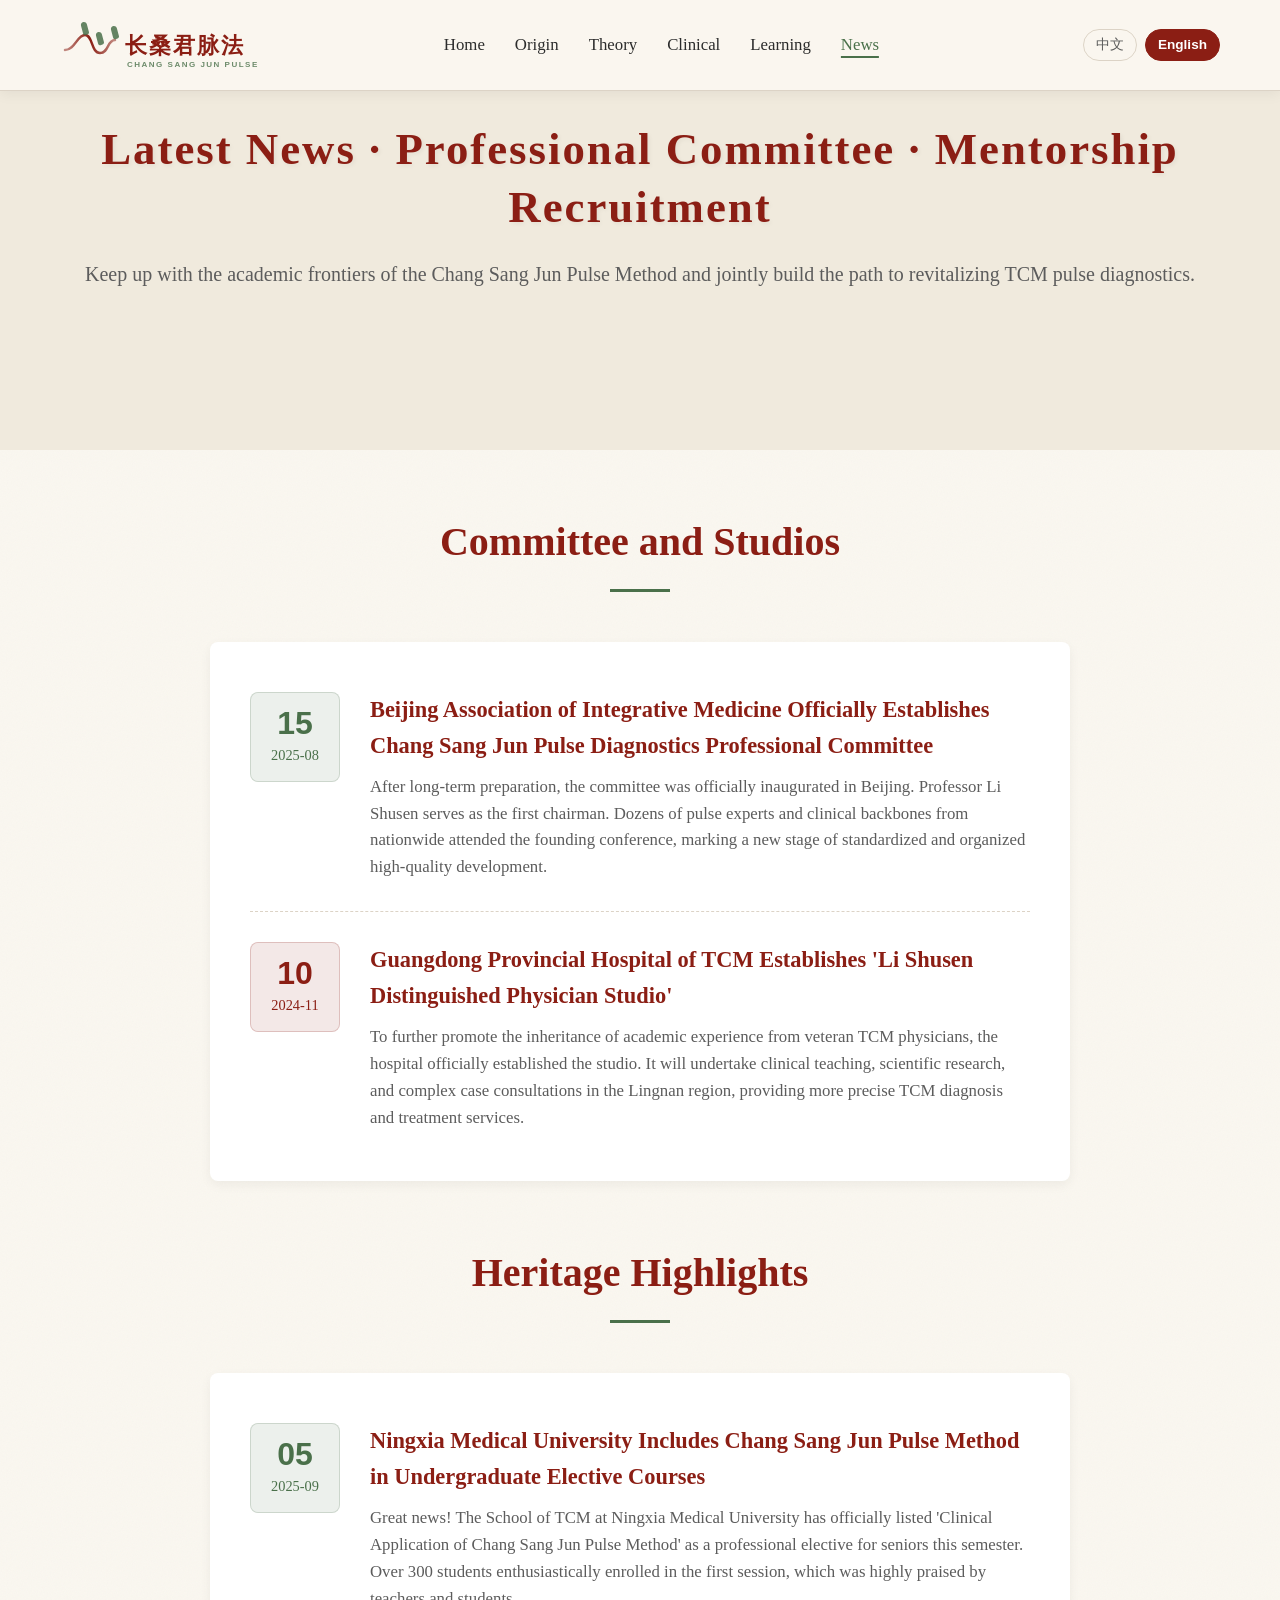
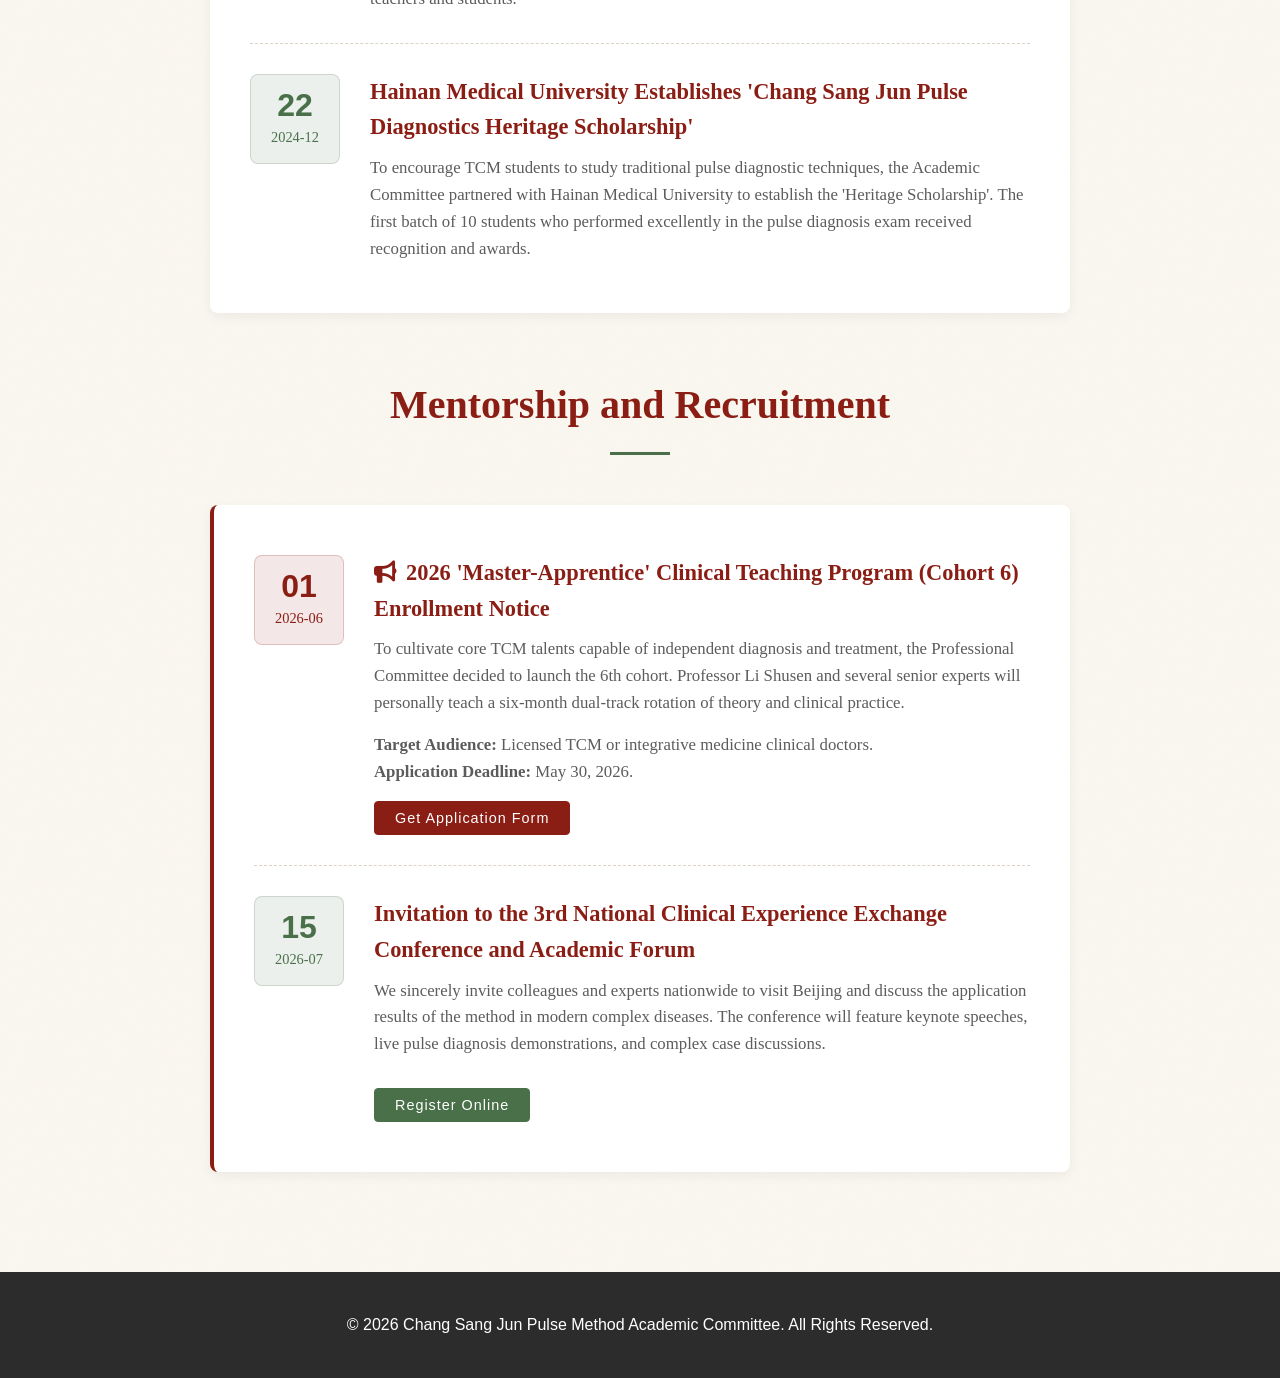
<file: en/news.html>
<!DOCTYPE html>
<html lang="en">
<head>
    <meta charset="UTF-8">
    <meta name="viewport" content="width=device-width, initial-scale=1.0">
    <title>Latest News · Professional Committee · Mentorship Recruitment - Chang Sang Jun Pulse Method</title>
    <meta name="description" content="The latest academic news of the Chang Sang Jun Pulse Method, developments in the professional committee, and recruitment information for the clinical apprenticeship program.">
    <link rel="stylesheet" href="../css/style.css">
    <link rel="stylesheet" href="https://cdnjs.cloudflare.com/ajax/libs/font-awesome/6.4.0/css/all.min.css">
</head>
<body>

    <!-- 顶部导航栏 -->
    <header class="header">
        <div class="container navbar">
            <a href="index.html" class="logo" style="display: flex; align-items: center;">
                <svg xmlns="http://www.w3.org/2000/svg" viewBox="0 0 200 60" width="200" height="60">
                  <defs>
                    <linearGradient id="pulseGrad" x1="0%" y1="0%" x2="100%" y2="0%">
                      <stop offset="0%" stop-color="#8B1E14" stop-opacity="0.5"/>
                      <stop offset="50%" stop-color="#8B1E14" stop-opacity="1"/>
                      <stop offset="100%" stop-color="#8B1E14" stop-opacity="0.5"/>
                    </linearGradient>
                  </defs>
                  <g transform="translate(5, 10)">
                    <path d="M 0 25 C 10 25, 12 10, 20 10 C 28 10, 26 28, 35 28 C 44 28, 42 15, 50 15" fill="none" stroke="url(#pulseGrad)" stroke-width="2.5" stroke-linecap="round" />
                    <path d="M 17 0 C 17 -4, 23 -4, 23 0 L 23 8 C 23 11, 17 11, 17 8 Z" fill="#4A704A" opacity="0.85" transform="rotate(-15 20 4)"/>
                    <path d="M 32 10 C 32 6, 38 6, 38 10 L 38 18 C 38 21, 32 21, 32 18 Z" fill="#4A704A" opacity="0.85" transform="rotate(-15 35 14)"/>
                    <path d="M 47 4 C 47 0, 53 0, 53 4 L 53 12 C 53 15, 47 15, 47 12 Z" fill="#4A704A" opacity="0.85" transform="rotate(-15 50 8)"/>
                  </g>
                  <text x="65" y="38" font-family="'Kaiti', 'STKaiti', 'KaiTi_GB2312', 'Noto Serif SC', serif" font-size="22" fill="#8B1E14" font-weight="bold" letter-spacing="2">长桑君脉法</text>
                  <text x="67" y="52" font-family="Arial, sans-serif" font-size="8" fill="#4A704A" letter-spacing="1.5" opacity="0.8">CHANG SANG JUN PULSE METHOD</text>
                </svg>
            </a>
            <ul class="nav-links">
                <li><a href="index.html">Home</a></li>
                <li><a href="origin.html">Origin</a></li>
                <li><a href="theory.html">Theory</a></li>
                <li><a href="clinical.html">Clinical</a></li>
                <li><a href="learning.html">Learning</a></li>
                <li><a href="news.html" class="active">News</a></li>
            </ul>
            <div class="lang-switch">
                <a href="../zh/news.html" class="lang-btn">中文</a>
                <a href="../en/news.html" class="lang-btn active">English</a>
            </div>
            <div class="menu-toggle">
                <i class="fas fa-bars"></i>
            </div>
        </div>
    </header>

    <!-- 页面页头 -->
    <section class="page-header" style="padding-top: 120px; padding-bottom: 60px; background-color: var(--color-bg-dark); text-align: center;">
        <div class="container">
            <h1 class="hero-title" style="font-size: 2.8rem; margin-bottom: 20px;">Latest News · Professional Committee · Mentorship Recruitment</h1>
            <p class="hero-subtitle" style="margin-bottom: 0;">Keep up with the academic frontiers of the Chang Sang Jun Pulse Method and jointly build the path to revitalizing TCM pulse diagnostics.</p>
        </div>
    </section>

    <!-- 动态内容区 -->
    <section style="padding: 60px 0;">
        <div class="container" style="max-width: 900px;">

            <!-- 1. 委员会与工作室 -->
            <h2 class="section-title">Committee and Studios</h2>
            <div class="news-list">
                <div class="news-item">
                    <div class="news-date">
                        <span class="day">15</span>
                        <span class="year-month">2025-08</span>
                    </div>
                    <div class="news-content">
                        <h3 class="news-title">Beijing Association of Integrative Medicine Officially Establishes Chang Sang Jun Pulse Diagnostics Professional Committee</h3>
                        <p class="news-desc">After long-term preparation, the committee was officially inaugurated in Beijing. Professor Li Shusen serves as the first chairman. Dozens of pulse experts and clinical backbones from nationwide attended the founding conference, marking a new stage of standardized and organized high-quality development.</p>
                    </div>
                </div>

                <div class="news-item">
                    <div class="news-date" style="background-color: rgba(139, 30, 20, 0.1); color: var(--color-primary); border-color: rgba(139, 30, 20, 0.2);">
                        <span class="day">10</span>
                        <span class="year-month">2024-11</span>
                    </div>
                    <div class="news-content">
                        <h3 class="news-title">Guangdong Provincial Hospital of TCM Establishes 'Li Shusen Distinguished Physician Studio'</h3>
                        <p class="news-desc">To further promote the inheritance of academic experience from veteran TCM physicians, the hospital officially established the studio. It will undertake clinical teaching, scientific research, and complex case consultations in the Lingnan region, providing more precise TCM diagnosis and treatment services.</p>
                    </div>
                </div>
            </div>

            <!-- 2. 传承盛况 -->
            <h2 class="section-title" style="margin-top: 60px;">Heritage Highlights</h2>
            <div class="news-list">
                <div class="news-item">
                    <div class="news-date">
                        <span class="day">05</span>
                        <span class="year-month">2025-09</span>
                    </div>
                    <div class="news-content">
                        <h3 class="news-title">Ningxia Medical University Includes Chang Sang Jun Pulse Method in Undergraduate Elective Courses</h3>
                        <p class="news-desc">Great news! The School of TCM at Ningxia Medical University has officially listed 'Clinical Application of Chang Sang Jun Pulse Method' as a professional elective for seniors this semester. Over 300 students enthusiastically enrolled in the first session, which was highly praised by teachers and students.</p>
                    </div>
                </div>

                <div class="news-item">
                    <div class="news-date">
                        <span class="day">22</span>
                        <span class="year-month">2024-12</span>
                    </div>
                    <div class="news-content">
                        <h3 class="news-title">Hainan Medical University Establishes 'Chang Sang Jun Pulse Diagnostics Heritage Scholarship'</h3>
                        <p class="news-desc">To encourage TCM students to study traditional pulse diagnostic techniques, the Academic Committee partnered with Hainan Medical University to establish the 'Heritage Scholarship'. The first batch of 10 students who performed excellently in the pulse diagnosis exam received recognition and awards.</p>
                    </div>
                </div>
            </div>

            <!-- 3. 师承与招募 -->
            <h2 class="section-title" style="margin-top: 60px;">Mentorship and Recruitment</h2>
            <div class="news-list" style="border-left: 4px solid var(--color-primary);">
                <div class="news-item">
                    <div class="news-date" style="background-color: rgba(139, 30, 20, 0.1); color: var(--color-primary); border-color: rgba(139, 30, 20, 0.2);">
                        <span class="day">01</span>
                        <span class="year-month">2026-06</span>
                    </div>
                    <div class="news-content">
                        <h3 class="news-title"><i class="fas fa-bullhorn" style="margin-right: 10px;"></i>2026 'Master-Apprentice' Clinical Teaching Program (Cohort 6) Enrollment Notice</h3>
                        <p class="news-desc" style="margin-bottom: 15px;">To cultivate core TCM talents capable of independent diagnosis and treatment, the Professional Committee decided to launch the 6th cohort. Professor Li Shusen and several senior experts will personally teach a six-month dual-track rotation of theory and clinical practice.</p>
                        <p class="news-desc"><strong>Target Audience:</strong> Licensed TCM or integrative medicine clinical doctors.<br><strong>Application Deadline:</strong> May 30, 2026.</p>
                        <button class="hero-btn" style="margin-top: 15px; padding: 8px 20px; font-size: 0.9rem;">Get Application Form</button>
                    </div>
                </div>

                <div class="news-item">
                    <div class="news-date">
                        <span class="day">15</span>
                        <span class="year-month">2026-07</span>
                    </div>
                    <div class="news-content">
                        <h3 class="news-title">Invitation to the 3rd National Clinical Experience Exchange Conference and Academic Forum</h3>
                        <p class="news-desc" style="margin-bottom: 15px;">We sincerely invite colleagues and experts nationwide to visit Beijing and discuss the application results of the method in modern complex diseases. The conference will feature keynote speeches, live pulse diagnosis demonstrations, and complex case discussions.</p>
                        <button class="hero-btn" style="background-color: var(--color-secondary); border-color: var(--color-secondary); margin-top: 15px; padding: 8px 20px; font-size: 0.9rem;">Register Online</button>
                    </div>
                </div>
            </div>

        </div>
    </section>

    <!-- 页脚 -->
    <footer class="footer">
        <div class="container">
            <p>&copy; 2026 Chang Sang Jun Pulse Method Academic Committee. All Rights Reserved.</p>
        </div>
    </footer>

    <script src="../js/main.js"></script>
</body>
</html>
</file>
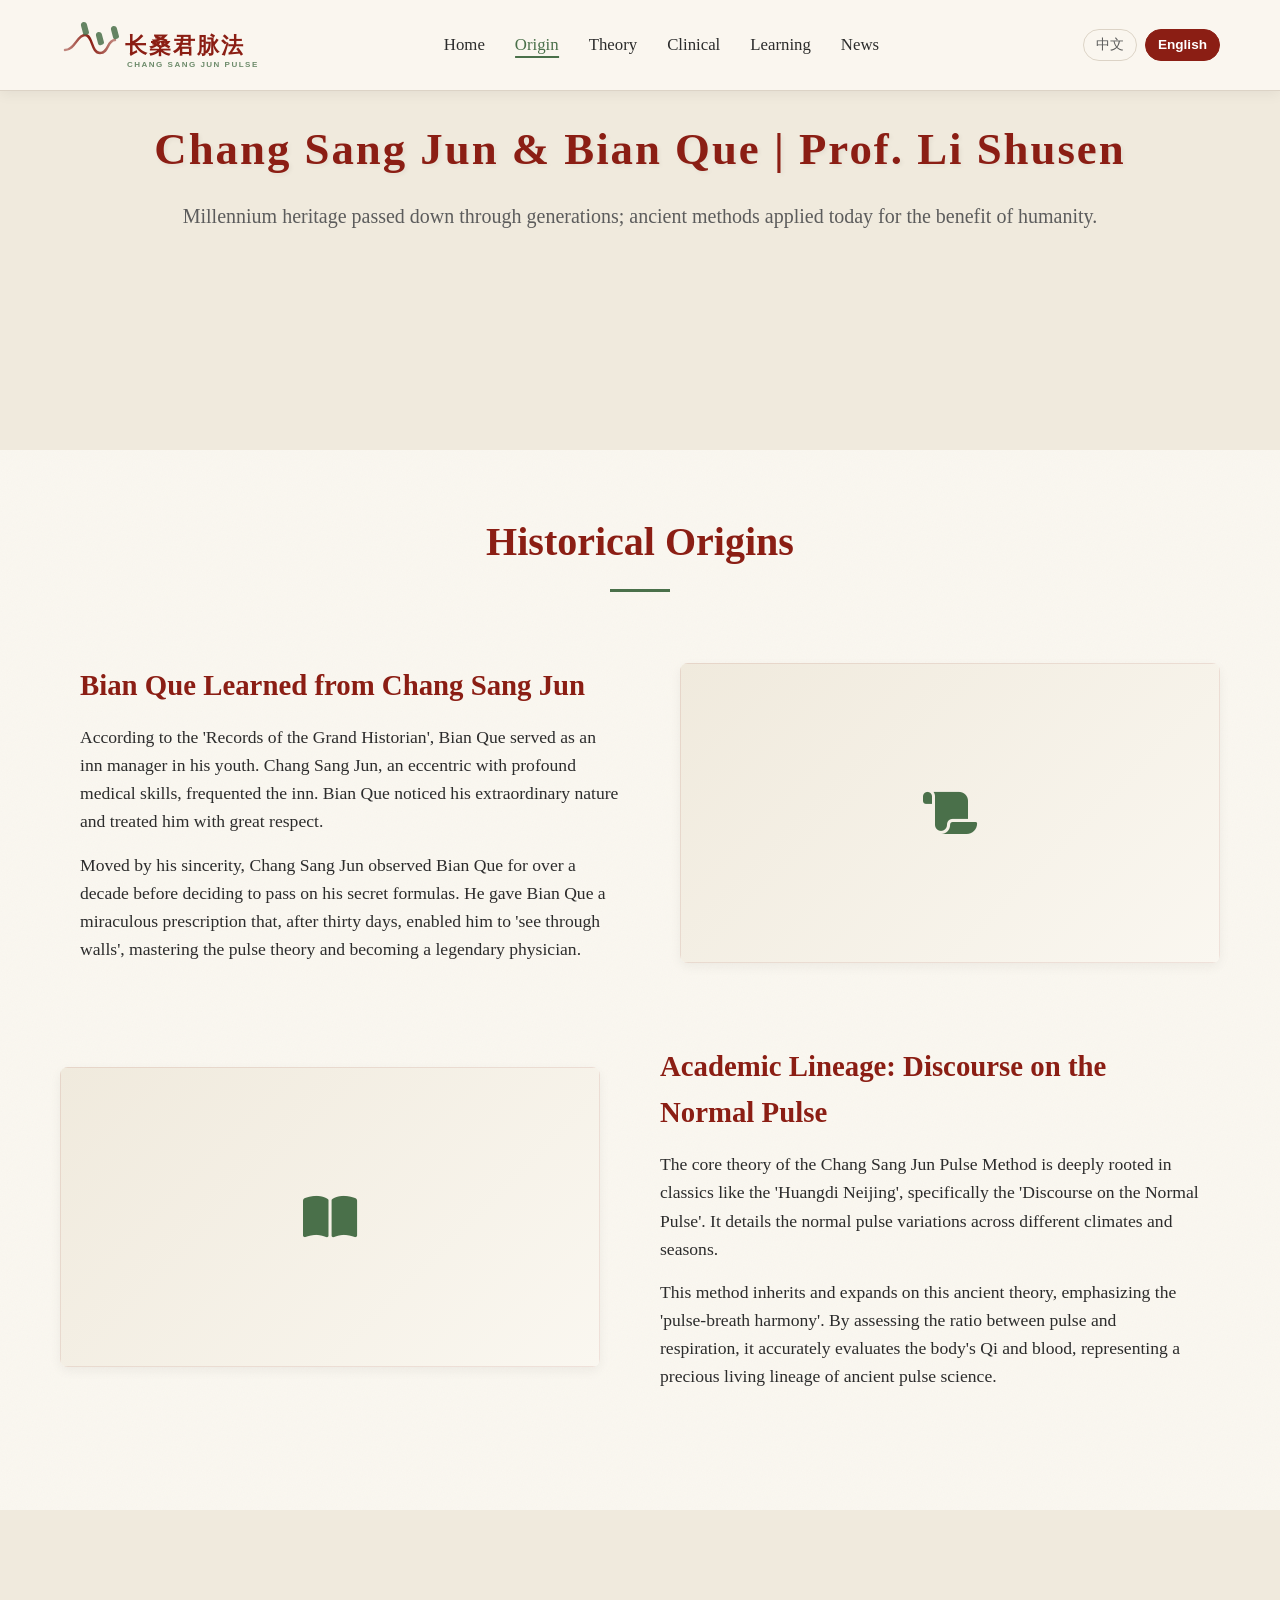
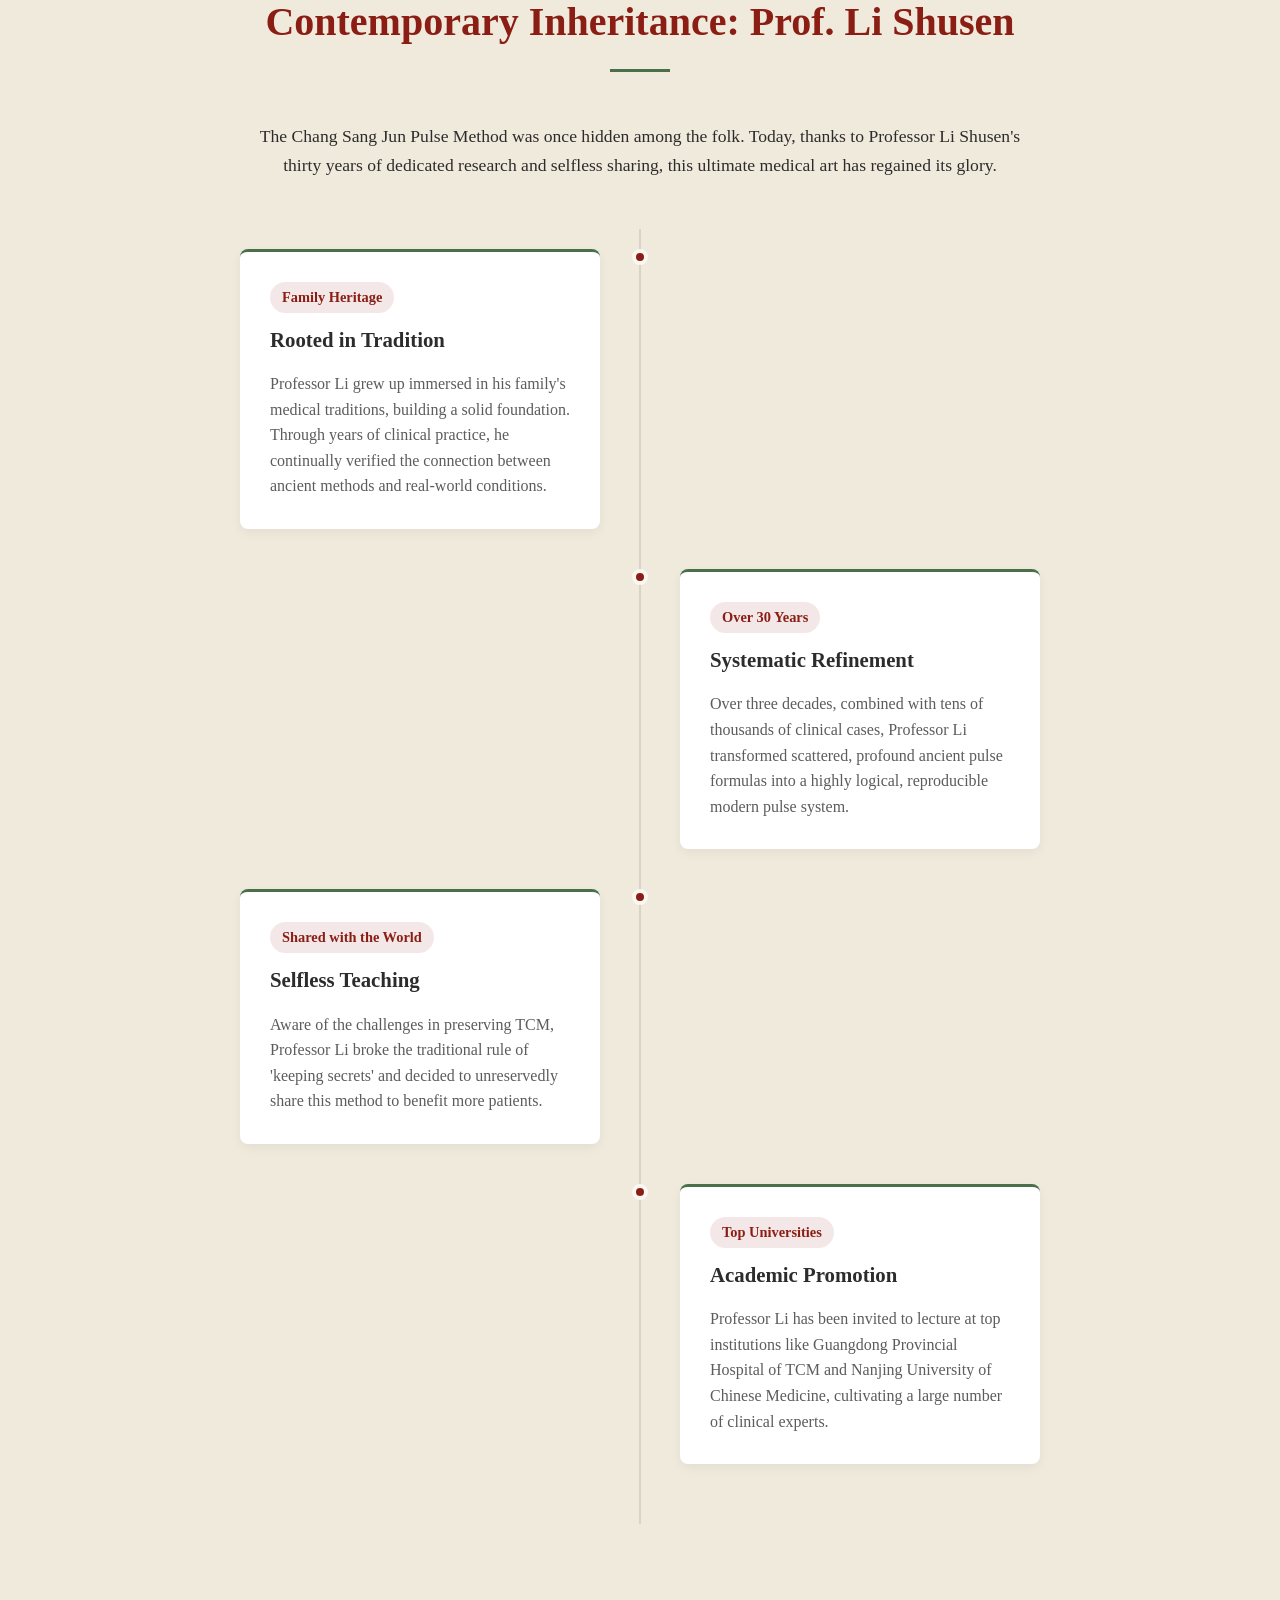
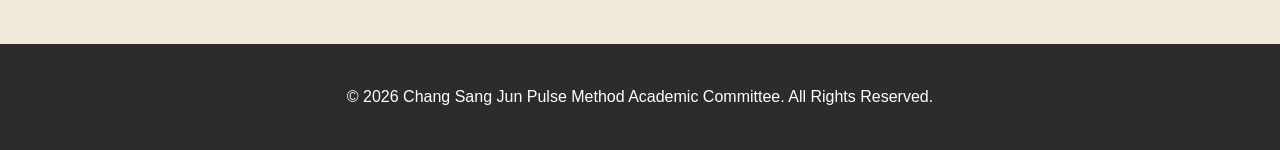
<file: en/origin.html>
<!DOCTYPE html>
<html lang="en">
<head>
    <meta charset="UTF-8">
    <meta name="viewport" content="width=device-width, initial-scale=1.0">
    <title>Chang Sang Jun Pulse Method</title>
    <meta name="description" content="Explore the historical origins of the Chang Sang Jun Pulse Method, learn the story of the legendary physician Bian Que and his mentor Chang Sang Jun, and follow the 30-year journey of Professor Li Shusen in organizing and inheriting this ancient wisdom.">
    <!-- 引入自定义样式表 -->
    <link rel="stylesheet" href="../css/style.css">
    <!-- FontAwesome for icons -->
    <link rel="stylesheet" href="https://cdnjs.cloudflare.com/ajax/libs/font-awesome/6.4.0/css/all.min.css">
</head>
<body>

    <!-- 顶部导航栏 -->
    <header class="header">
        <div class="container navbar">
            <a href="index.html" class="logo" style="display: flex; align-items: center;">
                <svg xmlns="http://www.w3.org/2000/svg" viewBox="0 0 200 60" width="200" height="60">
                  <defs>
                    <linearGradient id="pulseGrad" x1="0%" y1="0%" x2="100%" y2="0%">
                      <stop offset="0%" stop-color="#8B1E14" stop-opacity="0.5"/>
                      <stop offset="50%" stop-color="#8B1E14" stop-opacity="1"/>
                      <stop offset="100%" stop-color="#8B1E14" stop-opacity="0.5"/>
                    </linearGradient>
                  </defs>
                  <g transform="translate(5, 10)">
                    <path d="M 0 25 C 10 25, 12 10, 20 10 C 28 10, 26 28, 35 28 C 44 28, 42 15, 50 15" fill="none" stroke="url(#pulseGrad)" stroke-width="2.5" stroke-linecap="round" />
                    <path d="M 17 0 C 17 -4, 23 -4, 23 0 L 23 8 C 23 11, 17 11, 17 8 Z" fill="#4A704A" opacity="0.85" transform="rotate(-15 20 4)"/>
                    <path d="M 32 10 C 32 6, 38 6, 38 10 L 38 18 C 38 21, 32 21, 32 18 Z" fill="#4A704A" opacity="0.85" transform="rotate(-15 35 14)"/>
                    <path d="M 47 4 C 47 0, 53 0, 53 4 L 53 12 C 53 15, 47 15, 47 12 Z" fill="#4A704A" opacity="0.85" transform="rotate(-15 50 8)"/>
                  </g>
                  <text x="65" y="38" font-family="'Kaiti', 'STKaiti', 'KaiTi_GB2312', 'Noto Serif SC', serif" font-size="22" fill="#8B1E14" font-weight="bold" letter-spacing="2">长桑君脉法</text>
                  <text x="67" y="52" font-family="Arial, sans-serif" font-size="8" fill="#4A704A" letter-spacing="1.5" opacity="0.8">CHANG SANG JUN PULSE METHOD</text>
                </svg>
            </a>
            <ul class="nav-links">
                <li><a href="index.html">Home</a></li>
                <li><a href="origin.html" class="active">Origin</a></li>
                <li><a href="theory.html">Theory</a></li>
                <li><a href="clinical.html">Clinical</a></li>
                <li><a href="learning.html">Learning</a></li>
                <li><a href="news.html">News</a></li>
            </ul>
            <div class="lang-switch">
                <a href="../zh/origin.html" class="lang-btn">中文</a>
                <a href="../en/origin.html" class="lang-btn active">English</a>
            </div>
            <div class="menu-toggle">
                <i class="fas fa-bars"></i>
            </div>
        </div>
    </header>

    <!-- 页面页头 (Page Header) -->
    <section class="page-header" style="padding-top: 120px; padding-bottom: 60px; background-color: var(--color-bg-dark); text-align: center;">
        <div class="container">
            <h1 class="hero-title" style="font-size: 2.8rem; margin-bottom: 20px;">Chang Sang Jun & Bian Que | Prof. Li Shusen</h1>
            <p class="hero-subtitle" style="margin-bottom: 0;">Millennium heritage passed down through generations; ancient methods applied today for the benefit of humanity.</p>
        </div>
    </section>

    <!-- 历史渊源 (Historical Origin) - 图文卡片 -->
    <section id="history" style="padding: 60px 0;">
        <div class="container">
            <h2 class="section-title">Historical Origins</h2>
            
            <div class="card-row">
                <div class="card-image-wrapper">
                    <div class="card-image-placeholder">
                        <i class="fas fa-scroll"></i>
                    </div>
                </div>
                <div class="card-text-wrapper">
                    <h3 style="font-size: 1.8rem; color: var(--color-primary); margin-bottom: 15px;">Bian Que Learned from Chang Sang Jun</h3>
                    <p style="margin-bottom: 15px; font-size: 1.1rem;">According to the 'Records of the Grand Historian', Bian Que served as an inn manager in his youth. Chang Sang Jun, an eccentric with profound medical skills, frequented the inn. Bian Que noticed his extraordinary nature and treated him with great respect.</p>
                    <p style="font-size: 1.1rem;">Moved by his sincerity, Chang Sang Jun observed Bian Que for over a decade before deciding to pass on his secret formulas. He gave Bian Que a miraculous prescription that, after thirty days, enabled him to 'see through walls', mastering the pulse theory and becoming a legendary physician.</p>
                </div>
            </div>

            <div class="card-row">
                <div class="card-image-wrapper">
                    <div class="card-image-placeholder">
                        <i class="fas fa-book-open"></i>
                    </div>
                </div>
                <div class="card-text-wrapper">
                    <h3 style="font-size: 1.8rem; color: var(--color-primary); margin-bottom: 15px;">Academic Lineage: Discourse on the Normal Pulse</h3>
                    <p style="margin-bottom: 15px; font-size: 1.1rem;">The core theory of the Chang Sang Jun Pulse Method is deeply rooted in classics like the 'Huangdi Neijing', specifically the 'Discourse on the Normal Pulse'. It details the normal pulse variations across different climates and seasons.</p>
                    <p style="font-size: 1.1rem;">This method inherits and expands on this ancient theory, emphasizing the 'pulse-breath harmony'. By assessing the ratio between pulse and respiration, it accurately evaluates the body's Qi and blood, representing a precious living lineage of ancient pulse science.</p>
                </div>
            </div>
        </div>
    </section>

    <!-- 当代传承 (Contemporary Inheritance) - 时间轴 -->
    <section id="inheritance" style="background-color: var(--color-bg-dark); padding: 80px 0;">
        <div class="container">
            <h2 class="section-title">Contemporary Inheritance: Prof. Li Shusen</h2>
            <p style="text-align: center; max-width: 800px; margin: 0 auto 50px; font-size: 1.1rem;">
                The Chang Sang Jun Pulse Method was once hidden among the folk. Today, thanks to Professor Li Shusen's thirty years of dedicated research and selfless sharing, this ultimate medical art has regained its glory.
            </p>

            <div class="timeline">
                <!-- Timeline Item 1 -->
                <div class="timeline-item">
                    <div class="timeline-dot"></div>
                    <div class="timeline-content">
                        <span class="timeline-date">Family Heritage</span>
                        <h3 class="timeline-title">Rooted in Tradition</h3>
                        <p class="timeline-desc">Professor Li grew up immersed in his family's medical traditions, building a solid foundation. Through years of clinical practice, he continually verified the connection between ancient methods and real-world conditions.</p>
                    </div>
                </div>

                <!-- Timeline Item 2 -->
                <div class="timeline-item">
                    <div class="timeline-dot"></div>
                    <div class="timeline-content">
                        <span class="timeline-date">Over 30 Years</span>
                        <h3 class="timeline-title">Systematic Refinement</h3>
                        <p class="timeline-desc">Over three decades, combined with tens of thousands of clinical cases, Professor Li transformed scattered, profound ancient pulse formulas into a highly logical, reproducible modern pulse system.</p>
                    </div>
                </div>

                <!-- Timeline Item 3 -->
                <div class="timeline-item">
                    <div class="timeline-dot"></div>
                    <div class="timeline-content">
                        <span class="timeline-date">Shared with the World</span>
                        <h3 class="timeline-title">Selfless Teaching</h3>
                        <p class="timeline-desc">Aware of the challenges in preserving TCM, Professor Li broke the traditional rule of 'keeping secrets' and decided to unreservedly share this method to benefit more patients.</p>
                    </div>
                </div>

                <!-- Timeline Item 4 -->
                <div class="timeline-item">
                    <div class="timeline-dot"></div>
                    <div class="timeline-content">
                        <span class="timeline-date">Top Universities</span>
                        <h3 class="timeline-title">Academic Promotion</h3>
                        <p class="timeline-desc">Professor Li has been invited to lecture at top institutions like Guangdong Provincial Hospital of TCM and Nanjing University of Chinese Medicine, cultivating a large number of clinical experts.</p>
                    </div>
                </div>
            </div>
        </div>
    </section>

    <!-- 页脚 -->
    <footer class="footer">
        <div class="container">
            <p>&copy; 2026 Chang Sang Jun Pulse Method Academic Committee. All Rights Reserved.</p>
        </div>
    </footer>

    <!-- 引入交互脚本 -->
    <script src="../js/main.js"></script>
</body>
</html>
</file>
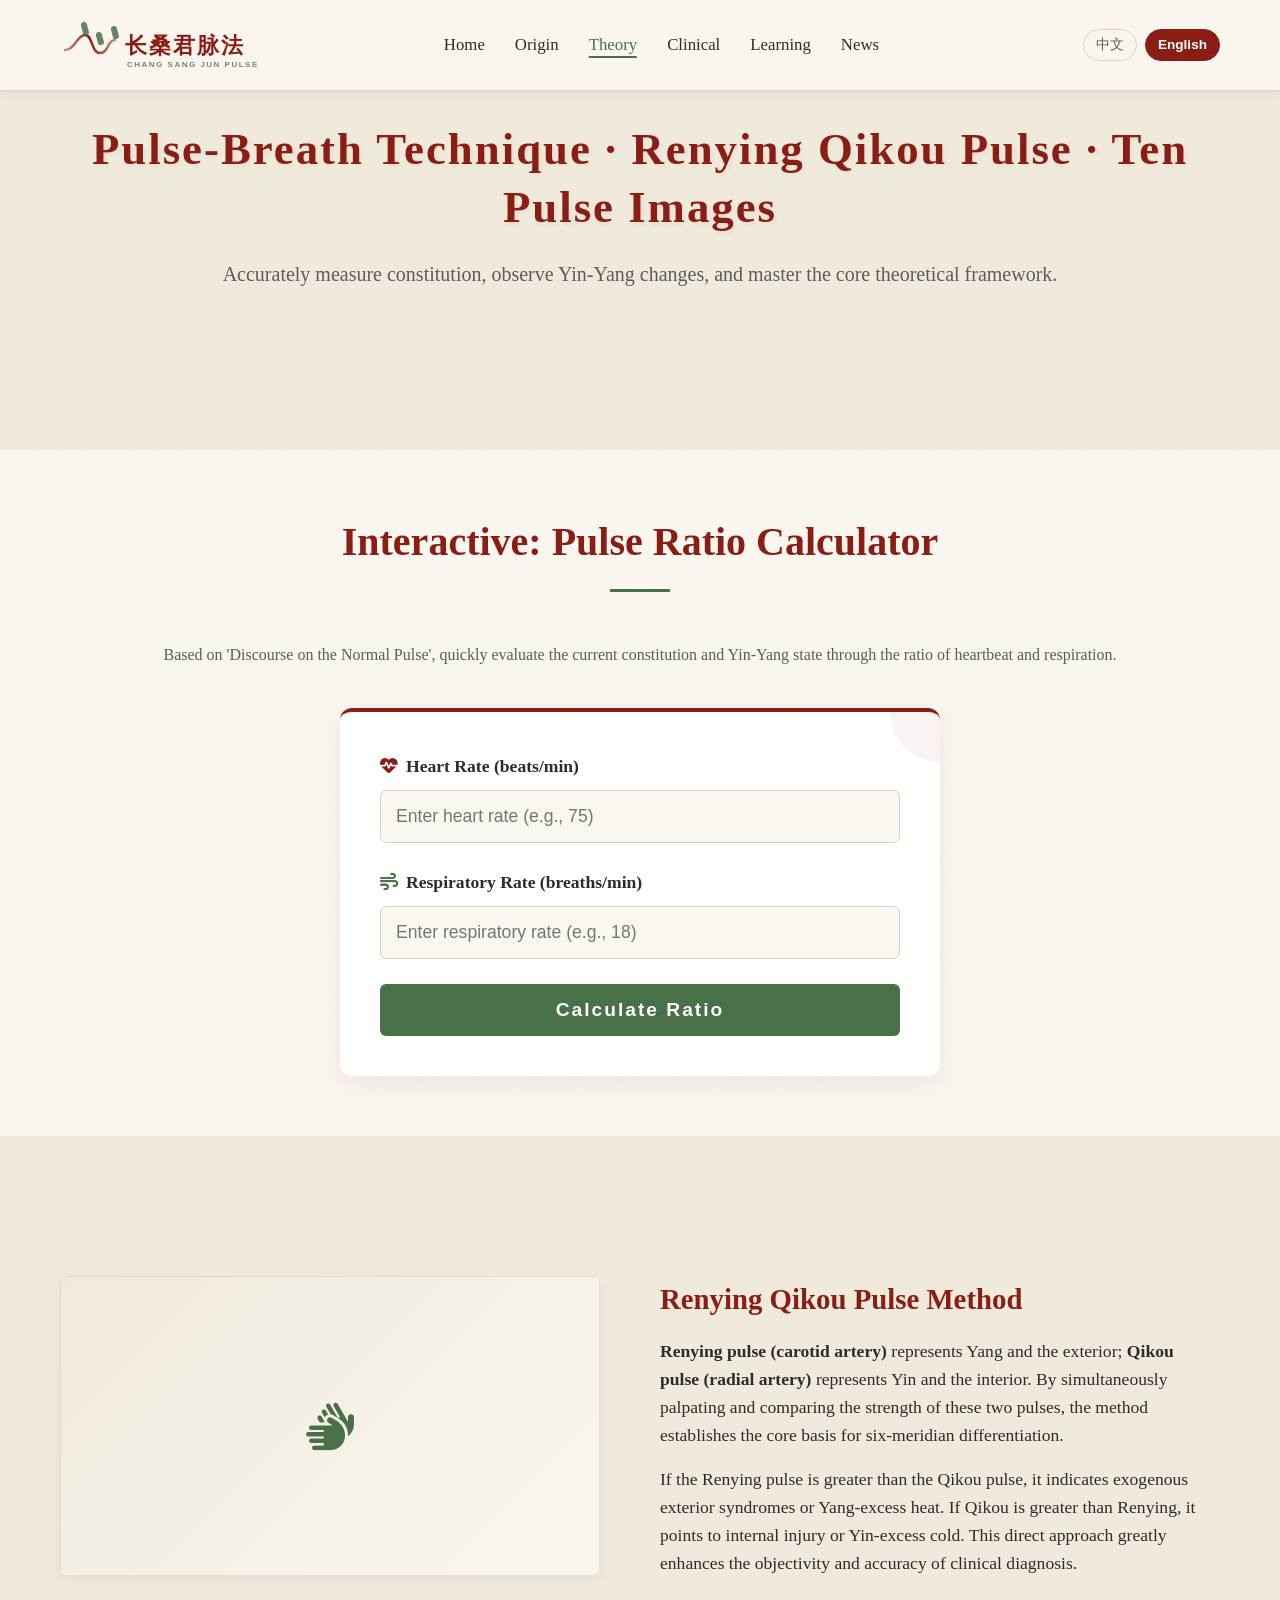
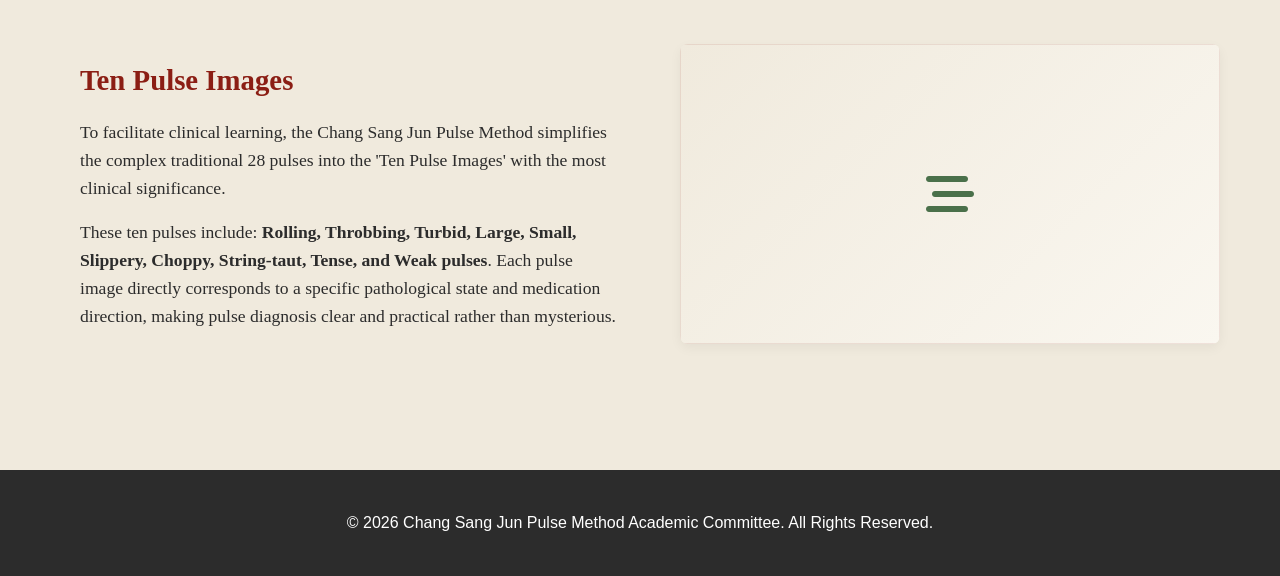
<file: en/theory.html>
<!DOCTYPE html>
<html lang="en">
<head>
    <meta charset="UTF-8">
    <meta name="viewport" content="width=device-width, initial-scale=1.0">
    <title>Chang Sang Jun Pulse Method</title>
    <meta name="description" content="长桑君脉法的核心理论体系，包括脉息比计算工具、人迎气口脉法对比诊断及十大常见脉象解析。">
    <link rel="stylesheet" href="../css/style.css">
    <link rel="stylesheet" href="https://cdnjs.cloudflare.com/ajax/libs/font-awesome/6.4.0/css/all.min.css">
</head>
<body>

    <!-- 顶部导航栏 -->
    <header class="header">
        <div class="container navbar">
            <a href="index.html" class="logo" style="display: flex; align-items: center;">
                <svg xmlns="http://www.w3.org/2000/svg" viewBox="0 0 200 60" width="200" height="60">
                  <defs>
                    <linearGradient id="pulseGrad" x1="0%" y1="0%" x2="100%" y2="0%">
                      <stop offset="0%" stop-color="#8B1E14" stop-opacity="0.5"/>
                      <stop offset="50%" stop-color="#8B1E14" stop-opacity="1"/>
                      <stop offset="100%" stop-color="#8B1E14" stop-opacity="0.5"/>
                    </linearGradient>
                  </defs>
                  <g transform="translate(5, 10)">
                    <path d="M 0 25 C 10 25, 12 10, 20 10 C 28 10, 26 28, 35 28 C 44 28, 42 15, 50 15" fill="none" stroke="url(#pulseGrad)" stroke-width="2.5" stroke-linecap="round" />
                    <path d="M 17 0 C 17 -4, 23 -4, 23 0 L 23 8 C 23 11, 17 11, 17 8 Z" fill="#4A704A" opacity="0.85" transform="rotate(-15 20 4)"/>
                    <path d="M 32 10 C 32 6, 38 6, 38 10 L 38 18 C 38 21, 32 21, 32 18 Z" fill="#4A704A" opacity="0.85" transform="rotate(-15 35 14)"/>
                    <path d="M 47 4 C 47 0, 53 0, 53 4 L 53 12 C 53 15, 47 15, 47 12 Z" fill="#4A704A" opacity="0.85" transform="rotate(-15 50 8)"/>
                  </g>
                  <text x="65" y="38" font-family="'Kaiti', 'STKaiti', 'KaiTi_GB2312', 'Noto Serif SC', serif" font-size="22" fill="#8B1E14" font-weight="bold" letter-spacing="2">长桑君脉法</text>
                  <text x="67" y="52" font-family="Arial, sans-serif" font-size="8" fill="#4A704A" letter-spacing="1.5" opacity="0.8">CHANG SANG JUN PULSE METHOD</text>
                </svg>
            </a>
            <ul class="nav-links">
                <li><a href="index.html">Home</a></li>
                <li><a href="origin.html">Origin</a></li>
                <li><a href="theory.html" class="active">Theory</a></li>
                <li><a href="clinical.html">Clinical</a></li>
                <li><a href="learning.html">Learning</a></li>
                <li><a href="news.html">News</a></li>
            </ul>
            <div class="lang-switch">
                <a href="../zh/theory.html" class="lang-btn">中文</a>
                <a href="../en/theory.html" class="lang-btn active">English</a>
            </div>
            <div class="menu-toggle">
                <i class="fas fa-bars"></i>
            </div>
        </div>
    </header>

    <!-- 页面页头 -->
    <section class="page-header" style="padding-top: 120px; padding-bottom: 60px; background-color: var(--color-bg-dark); text-align: center;">
        <div class="container">
            <h1 class="hero-title" style="font-size: 2.8rem; margin-bottom: 20px;">Pulse-Breath Technique · Renying Qikou Pulse · Ten Pulse Images</h1>
            <p class="hero-subtitle" style="margin-bottom: 0;">Accurately measure constitution, observe Yin-Yang changes, and master the core theoretical framework.</p>
        </div>
    </section>

    <!-- 脉息比计算器 (Pulse Ratio Calculator) -->
    <section id="calculator" style="padding: 60px 0;">
        <div class="container">
            <h2 class="section-title">Interactive: Pulse Ratio Calculator</h2>
            <p style="text-align: center; margin-bottom: 40px; color: var(--color-text-muted);">
                Based on 'Discourse on the Normal Pulse', quickly evaluate the current constitution and Yin-Yang state through the ratio of heartbeat and respiration.
            </p>

            <div class="calculator-container">
                <div class="form-group">
                    <label for="heartRate"><i class="fas fa-heartbeat" style="color: var(--color-primary); margin-right: 8px;"></i>Heart Rate (beats/min)</label>
                    <input type="number" id="heartRate" class="form-control" placeholder="Enter heart rate (e.g., 75)" min="30" max="200">
                </div>
                <div class="form-group">
                    <label for="respRate"><i class="fas fa-wind" style="color: var(--color-secondary); margin-right: 8px;"></i>Respiratory Rate (breaths/min)</label>
                    <input type="number" id="respRate" class="form-control" placeholder="Enter respiratory rate (e.g., 18)" min="5" max="60">
                </div>
                <button id="calcBtn" class="calc-btn">Calculate Ratio</button>

                <!-- 结果展示区 -->
                <div id="resultCard" class="result-card">
                    <div class="result-title" id="resultTitle">
                        <i class="fas fa-info-circle"></i> <span>Calculation Result</span>
                    </div>
                    <div class="result-stat" id="resultStat">0.0</div>
                    <div class="result-desc" id="resultDesc">Please enter your heart rate and respiratory rate above to calculate.</div>
                </div>
            </div>
        </div>
    </section>

    <!-- 理论体系图文卡片 -->
    <section id="theory-cards" style="background-color: var(--color-bg-dark); padding: 80px 0;">
        <div class="container">
            
            <!-- 人迎气口脉法 -->
            <div class="card-row">
                <div class="card-image-wrapper">
                    <div class="card-image-placeholder">
                        <i class="fas fa-hands"></i>
                    </div>
                </div>
                <div class="card-text-wrapper">
                    <h3 style="font-size: 1.8rem; color: var(--color-primary); margin-bottom: 15px;">Renying Qikou Pulse Method</h3>
                    <p style="margin-bottom: 15px; font-size: 1.1rem;">
                        <strong>Renying pulse (carotid artery)</strong> represents Yang and the exterior; <strong>Qikou pulse (radial artery)</strong> represents Yin and the interior. By simultaneously palpating and comparing the strength of these two pulses, the method establishes the core basis for six-meridian differentiation.
                    </p>
                    <p style="font-size: 1.1rem;">
                        If the Renying pulse is greater than the Qikou pulse, it indicates exogenous exterior syndromes or Yang-excess heat. If Qikou is greater than Renying, it points to internal injury or Yin-excess cold. This direct approach greatly enhances the objectivity and accuracy of clinical diagnosis.
                    </p>
                </div>
            </div>

            <!-- 十大脉象 -->
            <div class="card-row">
                <div class="card-image-wrapper">
                    <div class="card-image-placeholder">
                        <i class="fas fa-stream"></i>
                    </div>
                </div>
                <div class="card-text-wrapper">
                    <h3 style="font-size: 1.8rem; color: var(--color-primary); margin-bottom: 15px;">Ten Pulse Images</h3>
                    <p style="margin-bottom: 15px; font-size: 1.1rem;">
                        To facilitate clinical learning, the Chang Sang Jun Pulse Method simplifies the complex traditional 28 pulses into the 'Ten Pulse Images' with the most clinical significance.
                    </p>
                    <p style="font-size: 1.1rem;">
                        These ten pulses include: <strong>Rolling, Throbbing, Turbid, Large, Small, Slippery, Choppy, String-taut, Tense, and Weak pulses</strong>. Each pulse image directly corresponds to a specific pathological state and medication direction, making pulse diagnosis clear and practical rather than mysterious.
                    </p>
                </div>
            </div>

        </div>
    </section>

    <!-- 页脚 -->
    <footer class="footer">
        <div class="container">
            <p>&copy; 2026 Chang Sang Jun Pulse Method Academic Committee. All Rights Reserved.</p>
        </div>
    </footer>

    <script src="../js/main.js"></script>
</body>
</html>
</file>
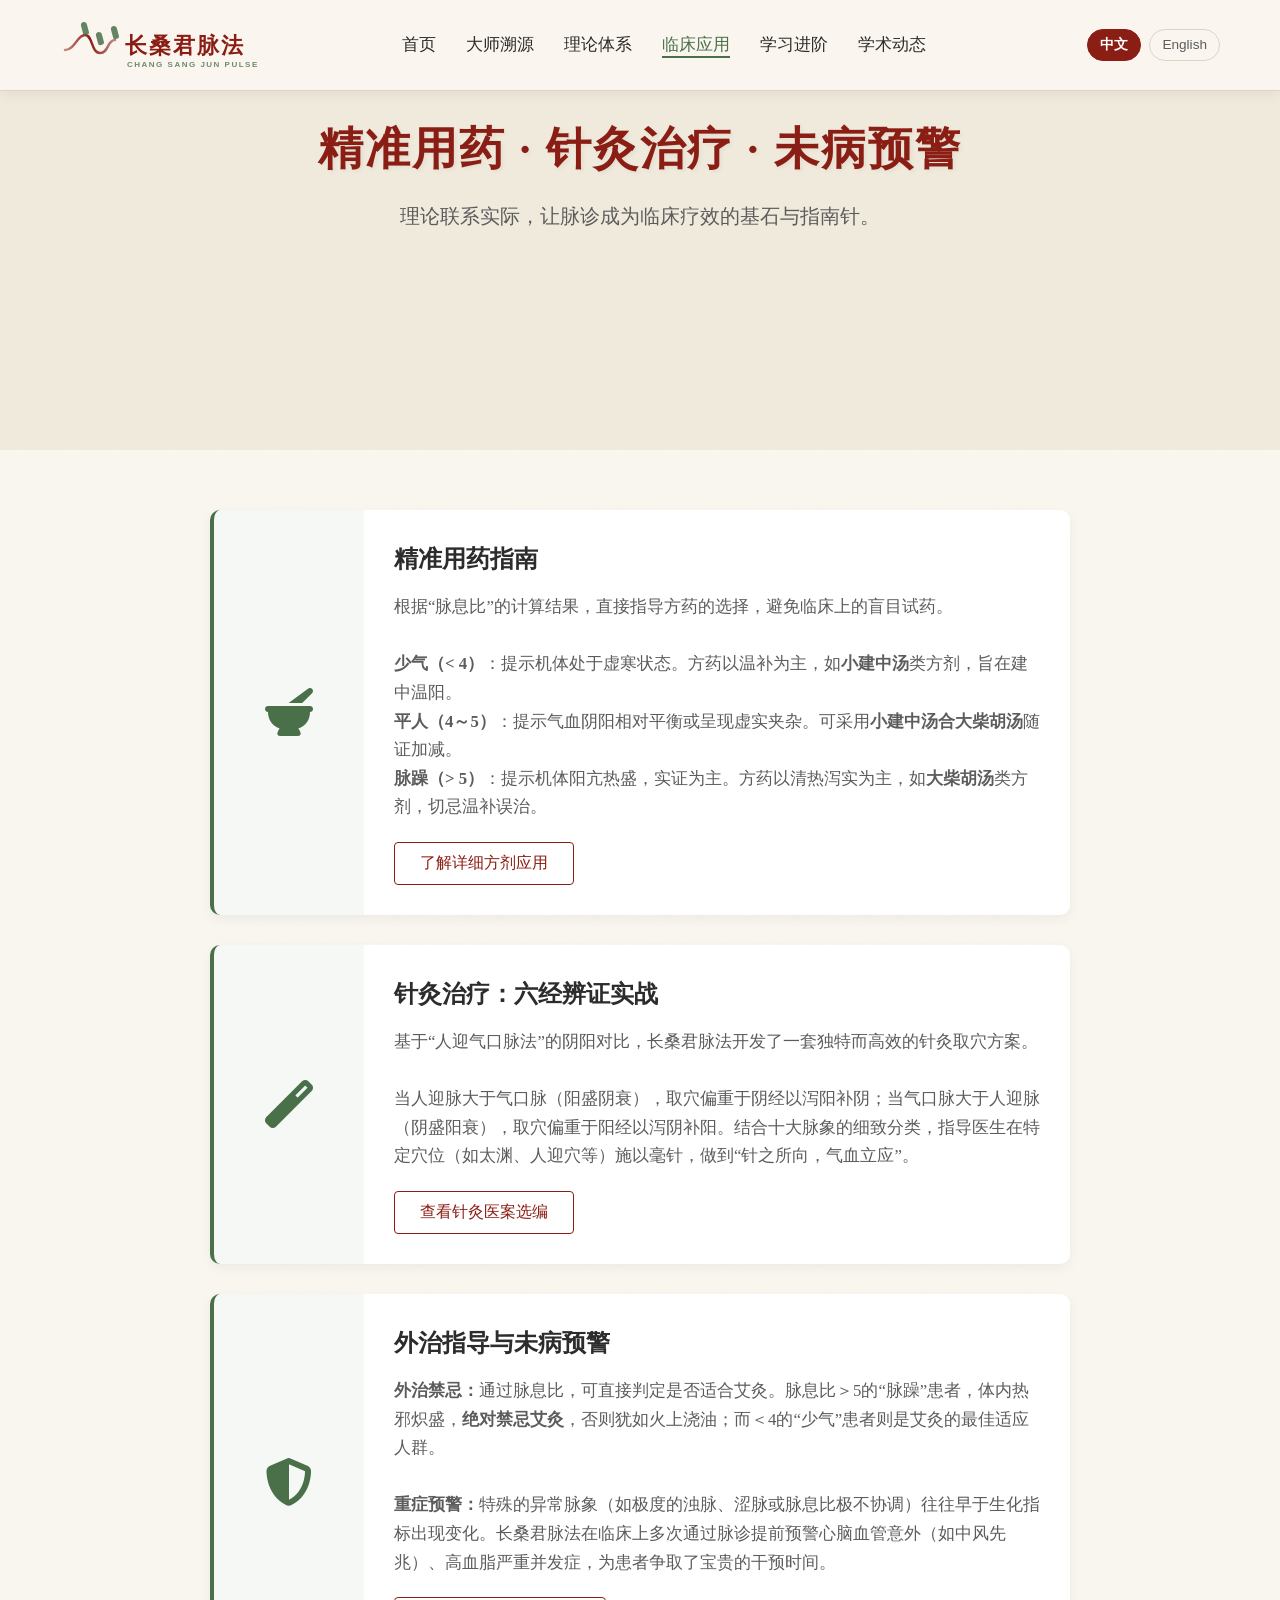
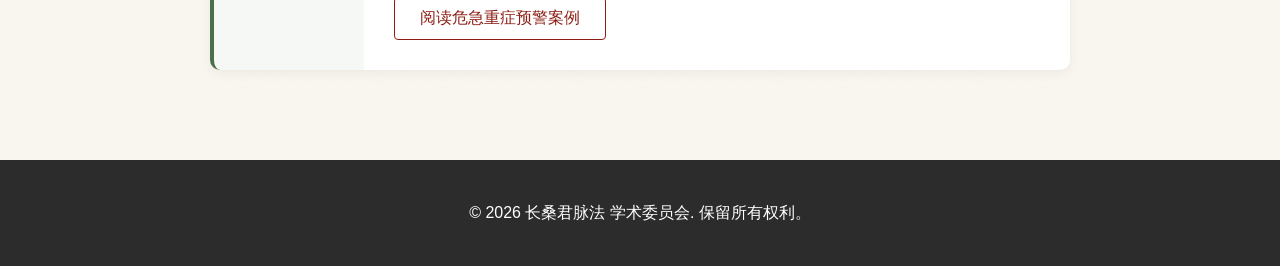
<file: zh/clinical.html>
<!DOCTYPE html>
<html lang="zh-CN">
<head>
    <meta charset="UTF-8">
    <meta name="viewport" content="width=device-width, initial-scale=1.0">
    <title>精准用药 · 针灸治疗 · 未病预警 - 长桑君脉法</title>
    <meta name="description" content="长桑君脉法在临床中的应用：精准用药指导、六经辨证实战针灸方案以及重大疾病未病预警。">
    <link rel="stylesheet" href="../css/style.css">
    <link rel="stylesheet" href="https://cdnjs.cloudflare.com/ajax/libs/font-awesome/6.4.0/css/all.min.css">
</head>
<body>

    <!-- 顶部导航栏 -->
    <header class="header">
        <div class="container navbar">
            <a href="index.html" class="logo" style="display: flex; align-items: center;">
                <svg xmlns="http://www.w3.org/2000/svg" viewBox="0 0 200 60" width="200" height="60">
                  <defs>
                    <linearGradient id="pulseGrad" x1="0%" y1="0%" x2="100%" y2="0%">
                      <stop offset="0%" stop-color="#8B1E14" stop-opacity="0.5"/>
                      <stop offset="50%" stop-color="#8B1E14" stop-opacity="1"/>
                      <stop offset="100%" stop-color="#8B1E14" stop-opacity="0.5"/>
                    </linearGradient>
                  </defs>
                  <g transform="translate(5, 10)">
                    <path d="M 0 25 C 10 25, 12 10, 20 10 C 28 10, 26 28, 35 28 C 44 28, 42 15, 50 15" fill="none" stroke="url(#pulseGrad)" stroke-width="2.5" stroke-linecap="round" />
                    <path d="M 17 0 C 17 -4, 23 -4, 23 0 L 23 8 C 23 11, 17 11, 17 8 Z" fill="#4A704A" opacity="0.85" transform="rotate(-15 20 4)"/>
                    <path d="M 32 10 C 32 6, 38 6, 38 10 L 38 18 C 38 21, 32 21, 32 18 Z" fill="#4A704A" opacity="0.85" transform="rotate(-15 35 14)"/>
                    <path d="M 47 4 C 47 0, 53 0, 53 4 L 53 12 C 53 15, 47 15, 47 12 Z" fill="#4A704A" opacity="0.85" transform="rotate(-15 50 8)"/>
                  </g>
                  <text x="65" y="38" font-family="'Kaiti', 'STKaiti', 'KaiTi_GB2312', 'Noto Serif SC', serif" font-size="22" fill="#8B1E14" font-weight="bold" letter-spacing="2">长桑君脉法</text>
                  <text x="67" y="52" font-family="Arial, sans-serif" font-size="8" fill="#4A704A" letter-spacing="1.5" opacity="0.8">CHANG SANG JUN PULSE METHOD</text>
                </svg>
            </a>
            <ul class="nav-links">
                <li><a href="index.html">首页</a></li>
                <li><a href="origin.html">大师溯源</a></li>
                <li><a href="theory.html">理论体系</a></li>
                <li><a href="clinical.html" class="active">临床应用</a></li>
                <li><a href="learning.html">学习进阶</a></li>
                <li><a href="news.html">学术动态</a></li>
            </ul>
            <div class="lang-switch">
                <a href="../zh/clinical.html" class="lang-btn active">中文</a>
                <a href="../en/clinical.html" class="lang-btn">English</a>
            </div>
            <div class="menu-toggle">
                <i class="fas fa-bars"></i>
            </div>
        </div>
    </header>

    <!-- 页面页头 -->
    <section class="page-header" style="padding-top: 120px; padding-bottom: 60px; background-color: var(--color-bg-dark); text-align: center;">
        <div class="container">
            <h1 class="hero-title" style="font-size: 2.8rem; margin-bottom: 20px;">精准用药 · 针灸治疗 · 未病预警</h1>
            <p class="hero-subtitle" style="margin-bottom: 0;">理论联系实际，让脉诊成为临床疗效的基石与指南针。</p>
        </div>
    </section>

    <!-- 临床应用内容区 -->
    <section style="padding: 60px 0;">
        <div class="container" style="max-width: 900px;">
            
            <!-- 精准用药卡片 -->
            <div class="horizontal-card">
                <div class="h-card-icon">
                    <i class="fas fa-mortar-pestle"></i>
                </div>
                <div class="h-card-content">
                    <div>
                        <h3 class="h-card-title">精准用药指南</h3>
                        <p class="h-card-desc">
                            根据“脉息比”的计算结果，直接指导方药的选择，避免临床上的盲目试药。<br><br>
                            <strong>少气（< 4）</strong>：提示机体处于虚寒状态。方药以温补为主，如<strong>小建中汤</strong>类方剂，旨在建中温阳。<br>
                            <strong>平人（4～5）</strong>：提示气血阴阳相对平衡或呈现虚实夹杂。可采用<strong>小建中汤合大柴胡汤</strong>随证加减。<br>
                            <strong>脉躁（> 5）</strong>：提示机体阳亢热盛，实证为主。方药以清热泻实为主，如<strong>大柴胡汤</strong>类方剂，切忌温补误治。
                        </p>
                    </div>
                    <button class="h-card-btn">了解详细方剂应用</button>
                </div>
            </div>

            <!-- 针灸治疗卡片 -->
            <div class="horizontal-card">
                <div class="h-card-icon">
                    <i class="fas fa-magic"></i>
                </div>
                <div class="h-card-content">
                    <div>
                        <h3 class="h-card-title">针灸治疗：六经辨证实战</h3>
                        <p class="h-card-desc">
                            基于“人迎气口脉法”的阴阳对比，长桑君脉法开发了一套独特而高效的针灸取穴方案。<br><br>
                            当人迎脉大于气口脉（阳盛阴衰），取穴偏重于阴经以泻阳补阴；当气口脉大于人迎脉（阴盛阳衰），取穴偏重于阳经以泻阴补阳。结合十大脉象的细致分类，指导医生在特定穴位（如太渊、人迎穴等）施以毫针，做到“针之所向，气血立应”。
                        </p>
                    </div>
                    <button class="h-card-btn">查看针灸医案选编</button>
                </div>
            </div>

            <!-- 外治与预警卡片 -->
            <div class="horizontal-card">
                <div class="h-card-icon">
                    <i class="fas fa-shield-alt"></i>
                </div>
                <div class="h-card-content">
                    <div>
                        <h3 class="h-card-title">外治指导与未病预警</h3>
                        <p class="h-card-desc">
                            <strong>外治禁忌：</strong>通过脉息比，可直接判定是否适合艾灸。脉息比＞5的“脉躁”患者，体内热邪炽盛，<strong>绝对禁忌艾灸</strong>，否则犹如火上浇油；而＜4的“少气”患者则是艾灸的最佳适应人群。<br><br>
                            <strong>重症预警：</strong>特殊的异常脉象（如极度的浊脉、涩脉或脉息比极不协调）往往早于生化指标出现变化。长桑君脉法在临床上多次通过脉诊提前预警心脑血管意外（如中风先兆）、高血脂严重并发症，为患者争取了宝贵的干预时间。
                        </p>
                    </div>
                    <button class="h-card-btn">阅读危急重症预警案例</button>
                </div>
            </div>

        </div>
    </section>

    <!-- 页脚 -->
    <footer class="footer">
        <div class="container">
            <p>&copy; 2026 长桑君脉法 学术委员会. 保留所有权利。</p>
        </div>
    </footer>

    <script src="../js/main.js"></script>
</body>
</html>
</file>
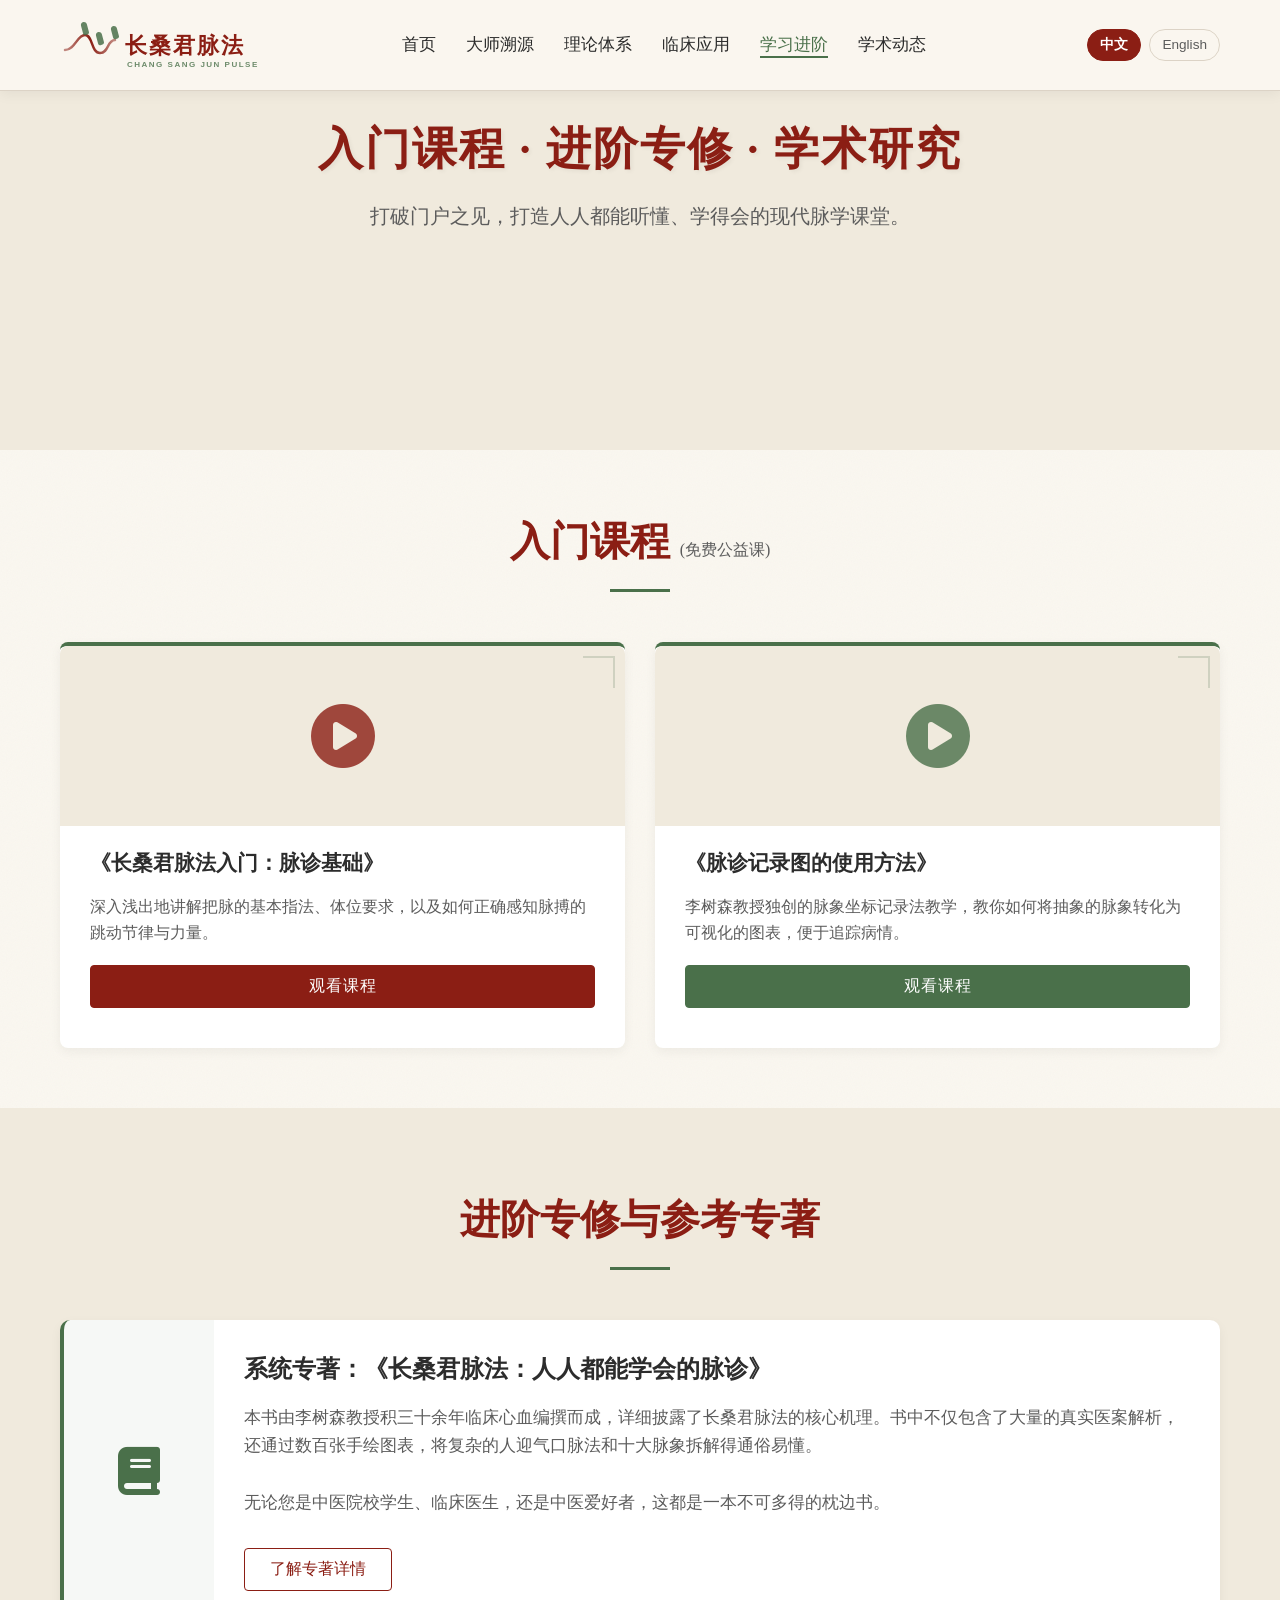
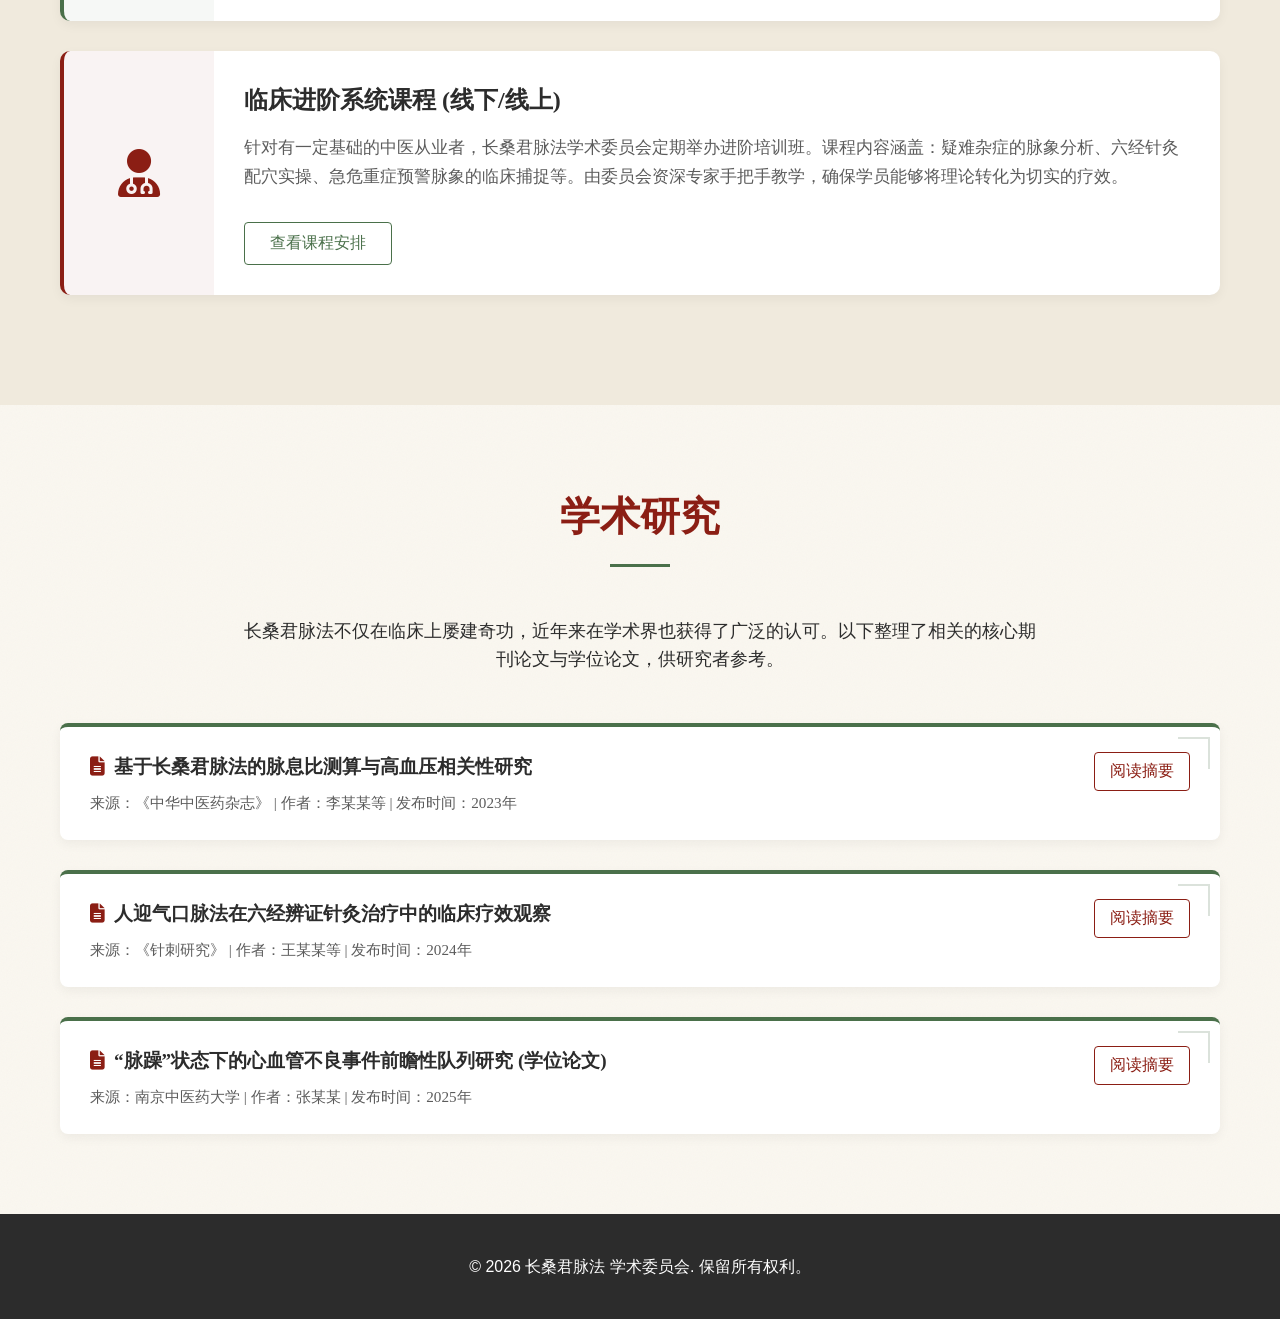
<file: zh/learning.html>
<!DOCTYPE html>
<html lang="zh-CN">
<head>
    <meta charset="UTF-8">
    <meta name="viewport" content="width=device-width, initial-scale=1.0">
    <title>入门课程 · 进阶专修 · 学术研究 - 长桑君脉法</title>
    <meta name="description" content="长桑君脉法的学习路径规划，包括免费入门公益课、进阶专修书籍以及相关学术研究资源库。">
    <link rel="stylesheet" href="../css/style.css">
    <link rel="stylesheet" href="https://cdnjs.cloudflare.com/ajax/libs/font-awesome/6.4.0/css/all.min.css">
</head>
<body>

    <!-- 顶部导航栏 -->
    <header class="header">
        <div class="container navbar">
            <a href="index.html" class="logo" style="display: flex; align-items: center;">
                <svg xmlns="http://www.w3.org/2000/svg" viewBox="0 0 200 60" width="200" height="60">
                  <defs>
                    <linearGradient id="pulseGrad" x1="0%" y1="0%" x2="100%" y2="0%">
                      <stop offset="0%" stop-color="#8B1E14" stop-opacity="0.5"/>
                      <stop offset="50%" stop-color="#8B1E14" stop-opacity="1"/>
                      <stop offset="100%" stop-color="#8B1E14" stop-opacity="0.5"/>
                    </linearGradient>
                  </defs>
                  <g transform="translate(5, 10)">
                    <path d="M 0 25 C 10 25, 12 10, 20 10 C 28 10, 26 28, 35 28 C 44 28, 42 15, 50 15" fill="none" stroke="url(#pulseGrad)" stroke-width="2.5" stroke-linecap="round" />
                    <path d="M 17 0 C 17 -4, 23 -4, 23 0 L 23 8 C 23 11, 17 11, 17 8 Z" fill="#4A704A" opacity="0.85" transform="rotate(-15 20 4)"/>
                    <path d="M 32 10 C 32 6, 38 6, 38 10 L 38 18 C 38 21, 32 21, 32 18 Z" fill="#4A704A" opacity="0.85" transform="rotate(-15 35 14)"/>
                    <path d="M 47 4 C 47 0, 53 0, 53 4 L 53 12 C 53 15, 47 15, 47 12 Z" fill="#4A704A" opacity="0.85" transform="rotate(-15 50 8)"/>
                  </g>
                  <text x="65" y="38" font-family="'Kaiti', 'STKaiti', 'KaiTi_GB2312', 'Noto Serif SC', serif" font-size="22" fill="#8B1E14" font-weight="bold" letter-spacing="2">长桑君脉法</text>
                  <text x="67" y="52" font-family="Arial, sans-serif" font-size="8" fill="#4A704A" letter-spacing="1.5" opacity="0.8">CHANG SANG JUN PULSE METHOD</text>
                </svg>
            </a>
            <ul class="nav-links">
                <li><a href="index.html">首页</a></li>
                <li><a href="origin.html">大师溯源</a></li>
                <li><a href="theory.html">理论体系</a></li>
                <li><a href="clinical.html">临床应用</a></li>
                <li><a href="learning.html" class="active">学习进阶</a></li>
                <li><a href="news.html">学术动态</a></li>
            </ul>
            <div class="lang-switch">
                <a href="../zh/learning.html" class="lang-btn active">中文</a>
                <a href="../en/learning.html" class="lang-btn">English</a>
            </div>
            <div class="menu-toggle">
                <i class="fas fa-bars"></i>
            </div>
        </div>
    </header>

    <!-- 页面页头 -->
    <section class="page-header" style="padding-top: 120px; padding-bottom: 60px; background-color: var(--color-bg-dark); text-align: center;">
        <div class="container">
            <h1 class="hero-title" style="font-size: 2.8rem; margin-bottom: 20px;">入门课程 · 进阶专修 · 学术研究</h1>
            <p class="hero-subtitle" style="margin-bottom: 0;">打破门户之见，打造人人都能听懂、学得会的现代脉学课堂。</p>
        </div>
    </section>

    <!-- 入门课程：免费公益课 -->
    <section id="basics" style="padding: 60px 0;">
        <div class="container">
            <h2 class="section-title">入门课程 <span style="font-size: 1rem; color: var(--color-text-muted); font-weight: normal;">(免费公益课)</span></h2>
            
            <div class="features-grid" style="grid-template-columns: repeat(auto-fit, minmax(300px, 1fr));">
                <!-- 课程 1 -->
                <div class="feature-card" style="text-align: left;">
                    <div style="background-color: var(--color-bg-dark); height: 180px; margin: -40px -30px 20px; display: flex; align-items: center; justify-content: center; border-radius: 8px 8px 0 0;">
                        <i class="fas fa-play-circle" style="font-size: 4rem; color: var(--color-primary); opacity: 0.8;"></i>
                    </div>
                    <h3 class="feature-title" style="font-size: 1.3rem;">《长桑君脉法入门：脉诊基础》</h3>
                    <p class="feature-desc" style="margin-bottom: 20px;">深入浅出地讲解把脉的基本指法、体位要求，以及如何正确感知脉搏的跳动节律与力量。</p>
                    <button class="hero-btn" style="padding: 10px 20px; font-size: 1rem; width: 100%;">观看课程</button>
                </div>
                
                <!-- 课程 2 -->
                <div class="feature-card" style="text-align: left;">
                    <div style="background-color: var(--color-bg-dark); height: 180px; margin: -40px -30px 20px; display: flex; align-items: center; justify-content: center; border-radius: 8px 8px 0 0;">
                        <i class="fas fa-play-circle" style="font-size: 4rem; color: var(--color-secondary); opacity: 0.8;"></i>
                    </div>
                    <h3 class="feature-title" style="font-size: 1.3rem;">《脉诊记录图的使用方法》</h3>
                    <p class="feature-desc" style="margin-bottom: 20px;">李树森教授独创的脉象坐标记录法教学，教你如何将抽象的脉象转化为可视化的图表，便于追踪病情。</p>
                    <button class="hero-btn" style="padding: 10px 20px; font-size: 1rem; width: 100%; background-color: var(--color-secondary); border-color: var(--color-secondary);">观看课程</button>
                </div>
            </div>
        </div>
    </section>

    <!-- 进阶与专著 -->
    <section id="advanced" style="background-color: var(--color-bg-dark); padding: 80px 0;">
        <div class="container">
            <h2 class="section-title">进阶专修与参考专著</h2>
            
            <div class="horizontal-card">
                <div class="h-card-icon">
                    <i class="fas fa-book"></i>
                </div>
                <div class="h-card-content">
                    <div>
                        <h3 class="h-card-title">系统专著：《长桑君脉法：人人都能学会的脉诊》</h3>
                        <p class="h-card-desc">
                            本书由李树森教授积三十余年临床心血编撰而成，详细披露了长桑君脉法的核心机理。书中不仅包含了大量的真实医案解析，还通过数百张手绘图表，将复杂的人迎气口脉法和十大脉象拆解得通俗易懂。<br><br>
                            无论您是中医院校学生、临床医生，还是中医爱好者，这都是一本不可多得的枕边书。
                        </p>
                    </div>
                    <button class="h-card-btn" style="margin-top: 10px;">了解专著详情</button>
                </div>
            </div>

            <div class="horizontal-card" style="border-left-color: var(--color-primary);">
                <div class="h-card-icon" style="color: var(--color-primary); background-color: rgba(139, 30, 20, 0.05);">
                    <i class="fas fa-user-md"></i>
                </div>
                <div class="h-card-content">
                    <div>
                        <h3 class="h-card-title">临床进阶系统课程 (线下/线上)</h3>
                        <p class="h-card-desc">
                            针对有一定基础的中医从业者，长桑君脉法学术委员会定期举办进阶培训班。课程内容涵盖：疑难杂症的脉象分析、六经针灸配穴实操、急危重症预警脉象的临床捕捉等。由委员会资深专家手把手教学，确保学员能够将理论转化为切实的疗效。
                        </p>
                    </div>
                    <button class="h-card-btn" style="margin-top: 10px; color: var(--color-secondary); border-color: var(--color-secondary);">查看课程安排</button>
                </div>
            </div>

        </div>
    </section>

    <!-- 学术研究 -->
    <section id="research" style="padding: 80px 0;">
        <div class="container">
            <h2 class="section-title">学术研究</h2>
            <p style="text-align: center; max-width: 800px; margin: 0 auto 50px; font-size: 1.1rem;">
                长桑君脉法不仅在临床上屡建奇功，近年来在学术界也获得了广泛的认可。以下整理了相关的核心期刊论文与学位论文，供研究者参考。
            </p>

            <div class="features-grid" style="grid-template-columns: 1fr;">
                <div class="feature-card" style="text-align: left; padding: 25px 30px; display: flex; align-items: center; justify-content: space-between;">
                    <div>
                        <h4 style="font-size: 1.2rem; margin-bottom: 8px;"><i class="fas fa-file-alt" style="color: var(--color-primary); margin-right: 10px;"></i>基于长桑君脉法的脉息比测算与高血压相关性研究</h4>
                        <p style="color: var(--color-text-muted); font-size: 0.95rem;">来源：《中华中医药杂志》 | 作者：李某某等 | 发布时间：2023年</p>
                    </div>
                    <button class="h-card-btn" style="padding: 8px 15px;">阅读摘要</button>
                </div>

                <div class="feature-card" style="text-align: left; padding: 25px 30px; display: flex; align-items: center; justify-content: space-between;">
                    <div>
                        <h4 style="font-size: 1.2rem; margin-bottom: 8px;"><i class="fas fa-file-alt" style="color: var(--color-primary); margin-right: 10px;"></i>人迎气口脉法在六经辨证针灸治疗中的临床疗效观察</h4>
                        <p style="color: var(--color-text-muted); font-size: 0.95rem;">来源：《针刺研究》 | 作者：王某某等 | 发布时间：2024年</p>
                    </div>
                    <button class="h-card-btn" style="padding: 8px 15px;">阅读摘要</button>
                </div>

                <div class="feature-card" style="text-align: left; padding: 25px 30px; display: flex; align-items: center; justify-content: space-between;">
                    <div>
                        <h4 style="font-size: 1.2rem; margin-bottom: 8px;"><i class="fas fa-file-alt" style="color: var(--color-primary); margin-right: 10px;"></i>“脉躁”状态下的心血管不良事件前瞻性队列研究 (学位论文)</h4>
                        <p style="color: var(--color-text-muted); font-size: 0.95rem;">来源：南京中医药大学 | 作者：张某某 | 发布时间：2025年</p>
                    </div>
                    <button class="h-card-btn" style="padding: 8px 15px;">阅读摘要</button>
                </div>
            </div>

        </div>
    </section>

    <!-- 页脚 -->
    <footer class="footer">
        <div class="container">
            <p>&copy; 2026 长桑君脉法 学术委员会. 保留所有权利。</p>
        </div>
    </footer>

    <script src="../js/main.js"></script>
</body>
</html>
</file>
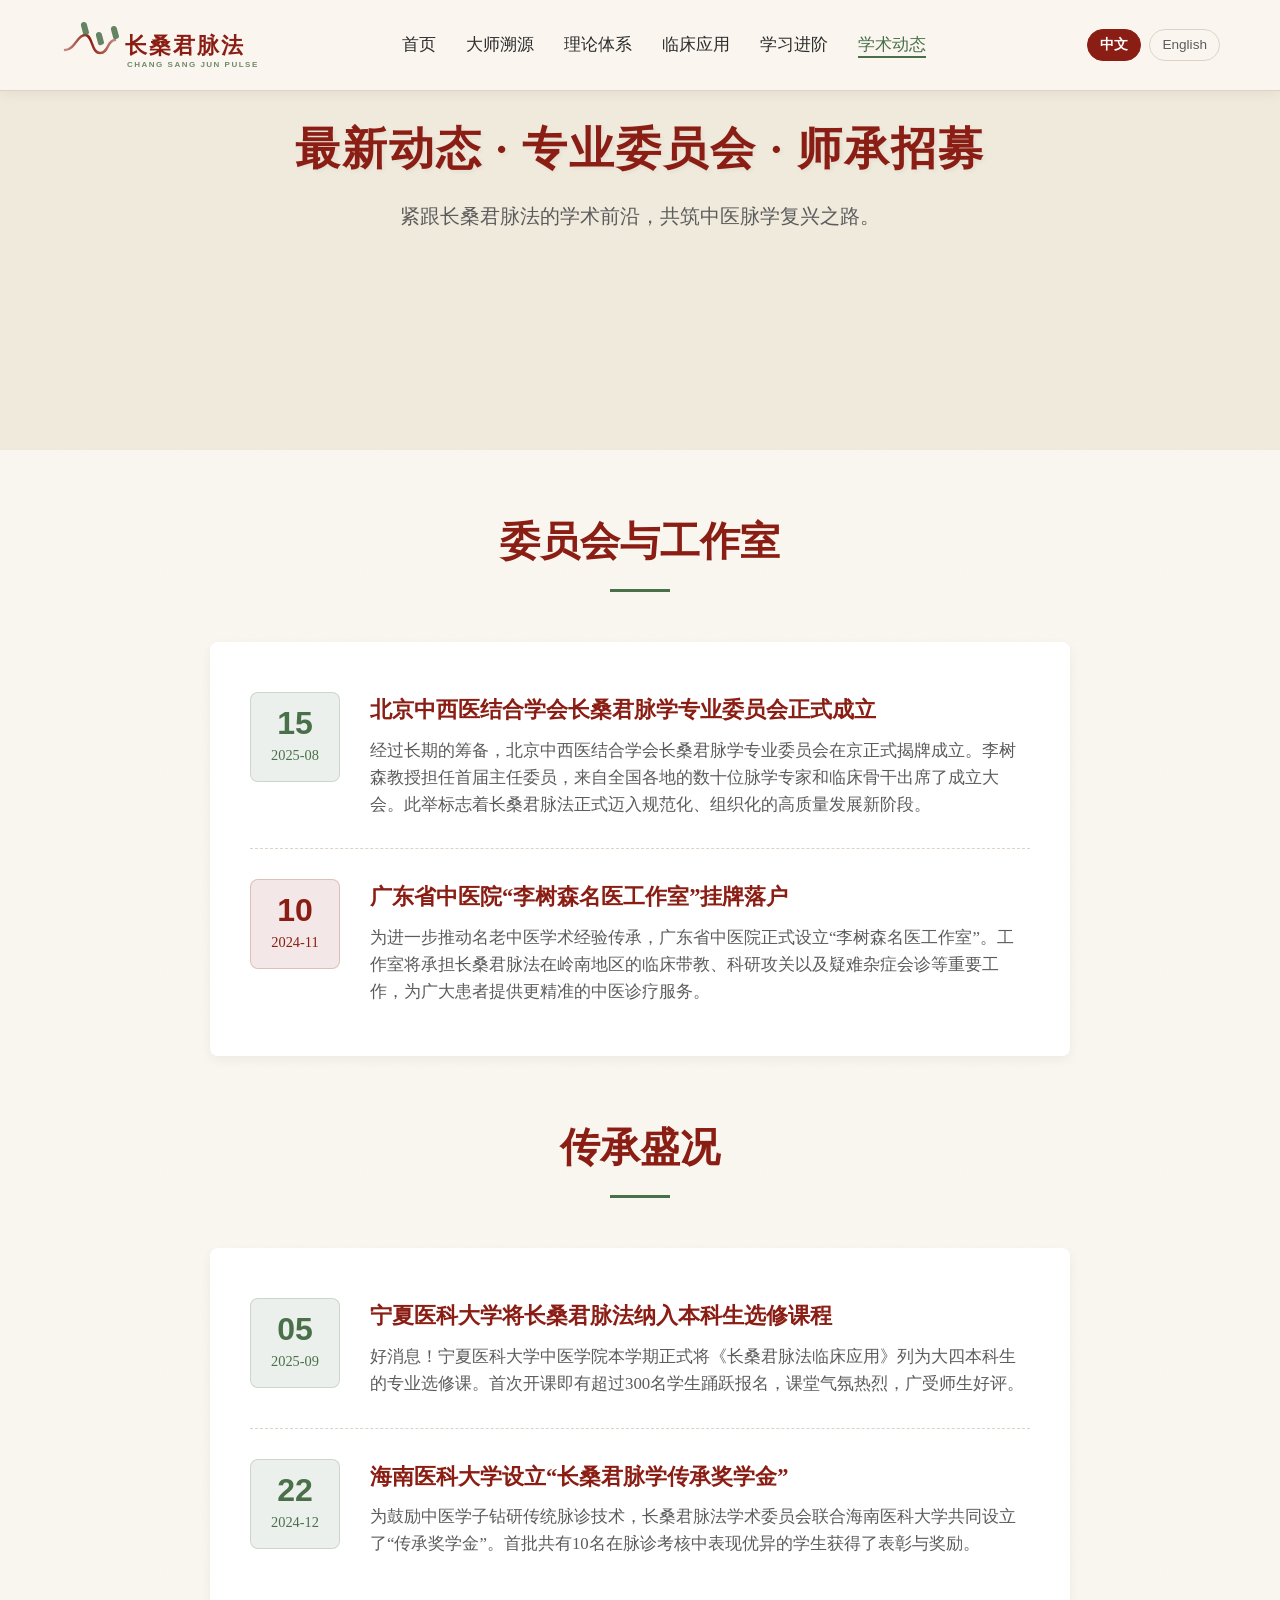
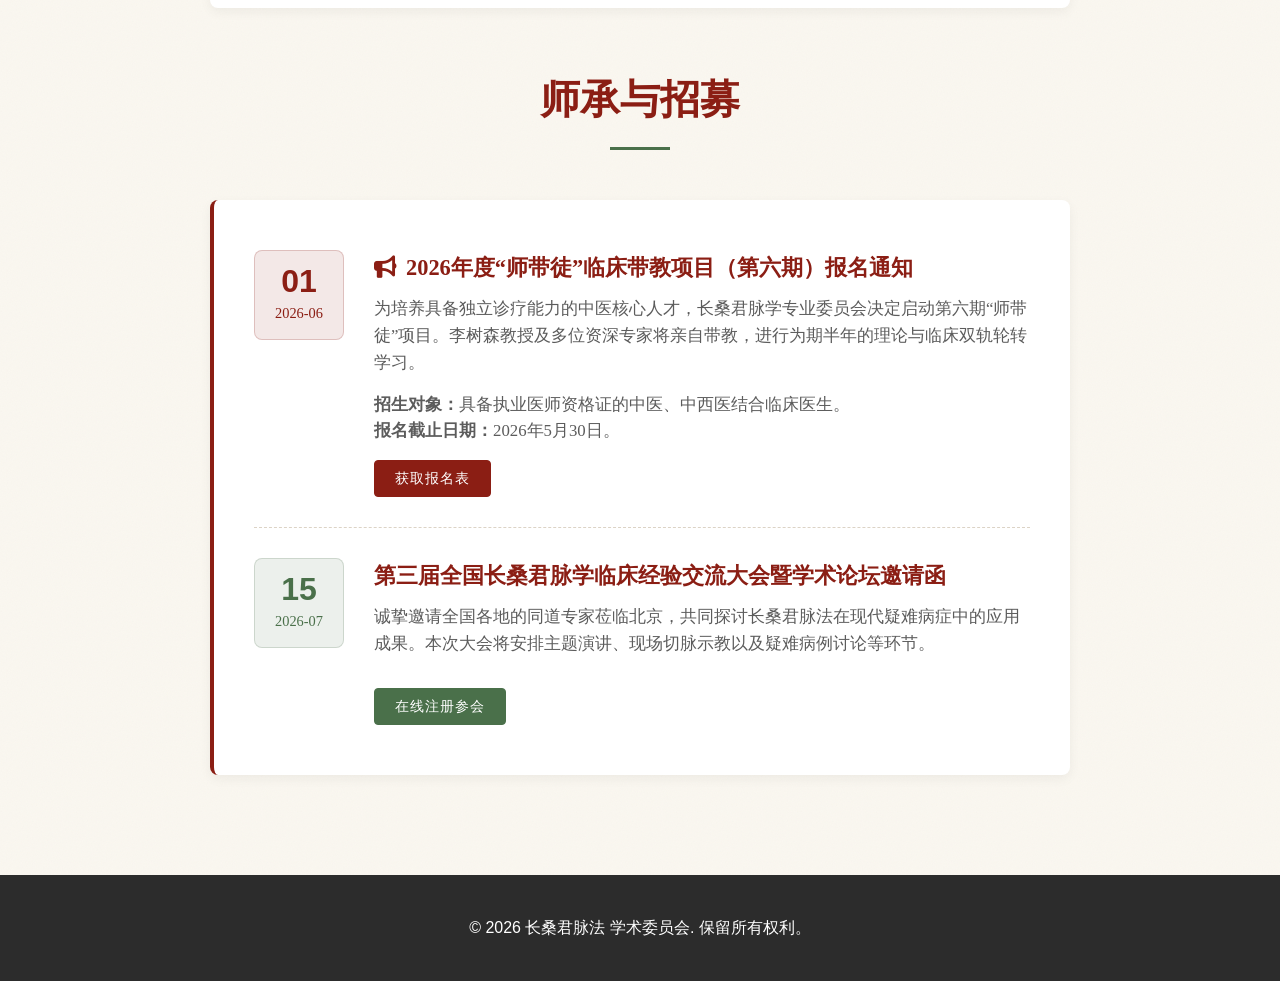
<file: zh/news.html>
<!DOCTYPE html>
<html lang="zh-CN">
<head>
    <meta charset="UTF-8">
    <meta name="viewport" content="width=device-width, initial-scale=1.0">
    <title>最新动态 · 专业委员会 · 师承招募 - 长桑君脉法</title>
    <meta name="description" content="长桑君脉法的最新学术动态、专业委员会发展情况以及师带徒临床带教项目的招募信息。">
    <link rel="stylesheet" href="../css/style.css">
    <link rel="stylesheet" href="https://cdnjs.cloudflare.com/ajax/libs/font-awesome/6.4.0/css/all.min.css">
</head>
<body>

    <!-- 顶部导航栏 -->
    <header class="header">
        <div class="container navbar">
            <a href="index.html" class="logo" style="display: flex; align-items: center;">
                <svg xmlns="http://www.w3.org/2000/svg" viewBox="0 0 200 60" width="200" height="60">
                  <defs>
                    <linearGradient id="pulseGrad" x1="0%" y1="0%" x2="100%" y2="0%">
                      <stop offset="0%" stop-color="#8B1E14" stop-opacity="0.5"/>
                      <stop offset="50%" stop-color="#8B1E14" stop-opacity="1"/>
                      <stop offset="100%" stop-color="#8B1E14" stop-opacity="0.5"/>
                    </linearGradient>
                  </defs>
                  <g transform="translate(5, 10)">
                    <path d="M 0 25 C 10 25, 12 10, 20 10 C 28 10, 26 28, 35 28 C 44 28, 42 15, 50 15" fill="none" stroke="url(#pulseGrad)" stroke-width="2.5" stroke-linecap="round" />
                    <path d="M 17 0 C 17 -4, 23 -4, 23 0 L 23 8 C 23 11, 17 11, 17 8 Z" fill="#4A704A" opacity="0.85" transform="rotate(-15 20 4)"/>
                    <path d="M 32 10 C 32 6, 38 6, 38 10 L 38 18 C 38 21, 32 21, 32 18 Z" fill="#4A704A" opacity="0.85" transform="rotate(-15 35 14)"/>
                    <path d="M 47 4 C 47 0, 53 0, 53 4 L 53 12 C 53 15, 47 15, 47 12 Z" fill="#4A704A" opacity="0.85" transform="rotate(-15 50 8)"/>
                  </g>
                  <text x="65" y="38" font-family="'Kaiti', 'STKaiti', 'KaiTi_GB2312', 'Noto Serif SC', serif" font-size="22" fill="#8B1E14" font-weight="bold" letter-spacing="2">长桑君脉法</text>
                  <text x="67" y="52" font-family="Arial, sans-serif" font-size="8" fill="#4A704A" letter-spacing="1.5" opacity="0.8">CHANG SANG JUN PULSE METHOD</text>
                </svg>
            </a>
            <ul class="nav-links">
                <li><a href="index.html">首页</a></li>
                <li><a href="origin.html">大师溯源</a></li>
                <li><a href="theory.html">理论体系</a></li>
                <li><a href="clinical.html">临床应用</a></li>
                <li><a href="learning.html">学习进阶</a></li>
                <li><a href="news.html" class="active">学术动态</a></li>
            </ul>
            <div class="lang-switch">
                <a href="../zh/news.html" class="lang-btn active">中文</a>
                <a href="../en/news.html" class="lang-btn">English</a>
            </div>
            <div class="menu-toggle">
                <i class="fas fa-bars"></i>
            </div>
        </div>
    </header>

    <!-- 页面页头 -->
    <section class="page-header" style="padding-top: 120px; padding-bottom: 60px; background-color: var(--color-bg-dark); text-align: center;">
        <div class="container">
            <h1 class="hero-title" style="font-size: 2.8rem; margin-bottom: 20px;">最新动态 · 专业委员会 · 师承招募</h1>
            <p class="hero-subtitle" style="margin-bottom: 0;">紧跟长桑君脉法的学术前沿，共筑中医脉学复兴之路。</p>
        </div>
    </section>

    <!-- 动态内容区 -->
    <section style="padding: 60px 0;">
        <div class="container" style="max-width: 900px;">

            <!-- 1. 委员会与工作室 -->
            <h2 class="section-title">委员会与工作室</h2>
            <div class="news-list">
                <div class="news-item">
                    <div class="news-date">
                        <span class="day">15</span>
                        <span class="year-month">2025-08</span>
                    </div>
                    <div class="news-content">
                        <h3 class="news-title">北京中西医结合学会长桑君脉学专业委员会正式成立</h3>
                        <p class="news-desc">经过长期的筹备，北京中西医结合学会长桑君脉学专业委员会在京正式揭牌成立。李树森教授担任首届主任委员，来自全国各地的数十位脉学专家和临床骨干出席了成立大会。此举标志着长桑君脉法正式迈入规范化、组织化的高质量发展新阶段。</p>
                    </div>
                </div>

                <div class="news-item">
                    <div class="news-date" style="background-color: rgba(139, 30, 20, 0.1); color: var(--color-primary); border-color: rgba(139, 30, 20, 0.2);">
                        <span class="day">10</span>
                        <span class="year-month">2024-11</span>
                    </div>
                    <div class="news-content">
                        <h3 class="news-title">广东省中医院“李树森名医工作室”挂牌落户</h3>
                        <p class="news-desc">为进一步推动名老中医学术经验传承，广东省中医院正式设立“李树森名医工作室”。工作室将承担长桑君脉法在岭南地区的临床带教、科研攻关以及疑难杂症会诊等重要工作，为广大患者提供更精准的中医诊疗服务。</p>
                    </div>
                </div>
            </div>

            <!-- 2. 传承盛况 -->
            <h2 class="section-title" style="margin-top: 60px;">传承盛况</h2>
            <div class="news-list">
                <div class="news-item">
                    <div class="news-date">
                        <span class="day">05</span>
                        <span class="year-month">2025-09</span>
                    </div>
                    <div class="news-content">
                        <h3 class="news-title">宁夏医科大学将长桑君脉法纳入本科生选修课程</h3>
                        <p class="news-desc">好消息！宁夏医科大学中医学院本学期正式将《长桑君脉法临床应用》列为大四本科生的专业选修课。首次开课即有超过300名学生踊跃报名，课堂气氛热烈，广受师生好评。</p>
                    </div>
                </div>

                <div class="news-item">
                    <div class="news-date">
                        <span class="day">22</span>
                        <span class="year-month">2024-12</span>
                    </div>
                    <div class="news-content">
                        <h3 class="news-title">海南医科大学设立“长桑君脉学传承奖学金”</h3>
                        <p class="news-desc">为鼓励中医学子钻研传统脉诊技术，长桑君脉法学术委员会联合海南医科大学共同设立了“传承奖学金”。首批共有10名在脉诊考核中表现优异的学生获得了表彰与奖励。</p>
                    </div>
                </div>
            </div>

            <!-- 3. 师承与招募 -->
            <h2 class="section-title" style="margin-top: 60px;">师承与招募</h2>
            <div class="news-list" style="border-left: 4px solid var(--color-primary);">
                <div class="news-item">
                    <div class="news-date" style="background-color: rgba(139, 30, 20, 0.1); color: var(--color-primary); border-color: rgba(139, 30, 20, 0.2);">
                        <span class="day">01</span>
                        <span class="year-month">2026-06</span>
                    </div>
                    <div class="news-content">
                        <h3 class="news-title"><i class="fas fa-bullhorn" style="margin-right: 10px;"></i>2026年度“师带徒”临床带教项目（第六期）报名通知</h3>
                        <p class="news-desc" style="margin-bottom: 15px;">为培养具备独立诊疗能力的中医核心人才，长桑君脉学专业委员会决定启动第六期“师带徒”项目。李树森教授及多位资深专家将亲自带教，进行为期半年的理论与临床双轨轮转学习。</p>
                        <p class="news-desc"><strong>招生对象：</strong>具备执业医师资格证的中医、中西医结合临床医生。<br><strong>报名截止日期：</strong>2026年5月30日。</p>
                        <button class="hero-btn" style="margin-top: 15px; padding: 8px 20px; font-size: 0.9rem;">获取报名表</button>
                    </div>
                </div>

                <div class="news-item">
                    <div class="news-date">
                        <span class="day">15</span>
                        <span class="year-month">2026-07</span>
                    </div>
                    <div class="news-content">
                        <h3 class="news-title">第三届全国长桑君脉学临床经验交流大会暨学术论坛邀请函</h3>
                        <p class="news-desc" style="margin-bottom: 15px;">诚挚邀请全国各地的同道专家莅临北京，共同探讨长桑君脉法在现代疑难病症中的应用成果。本次大会将安排主题演讲、现场切脉示教以及疑难病例讨论等环节。</p>
                        <button class="hero-btn" style="background-color: var(--color-secondary); border-color: var(--color-secondary); margin-top: 15px; padding: 8px 20px; font-size: 0.9rem;">在线注册参会</button>
                    </div>
                </div>
            </div>

        </div>
    </section>

    <!-- 页脚 -->
    <footer class="footer">
        <div class="container">
            <p>&copy; 2026 长桑君脉法 学术委员会. 保留所有权利。</p>
        </div>
    </footer>

    <script src="../js/main.js"></script>
</body>
</html>
</file>
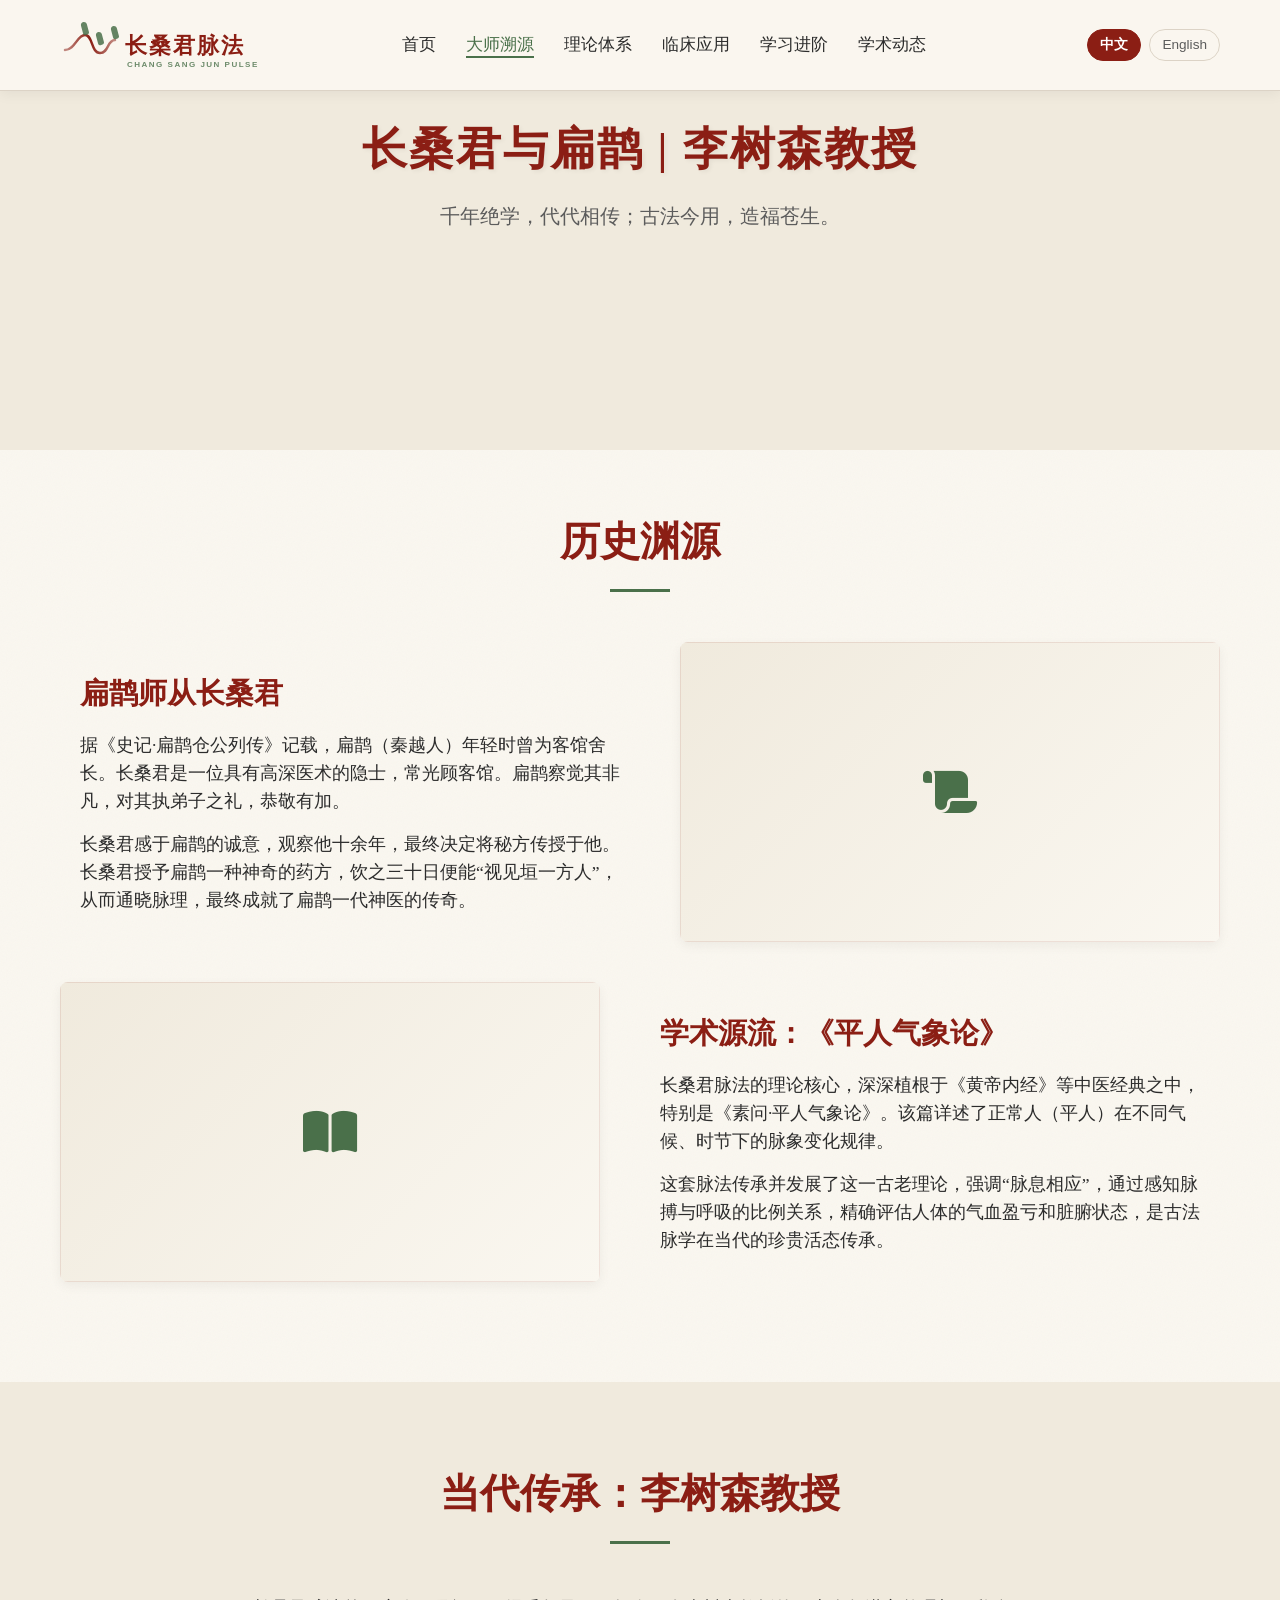
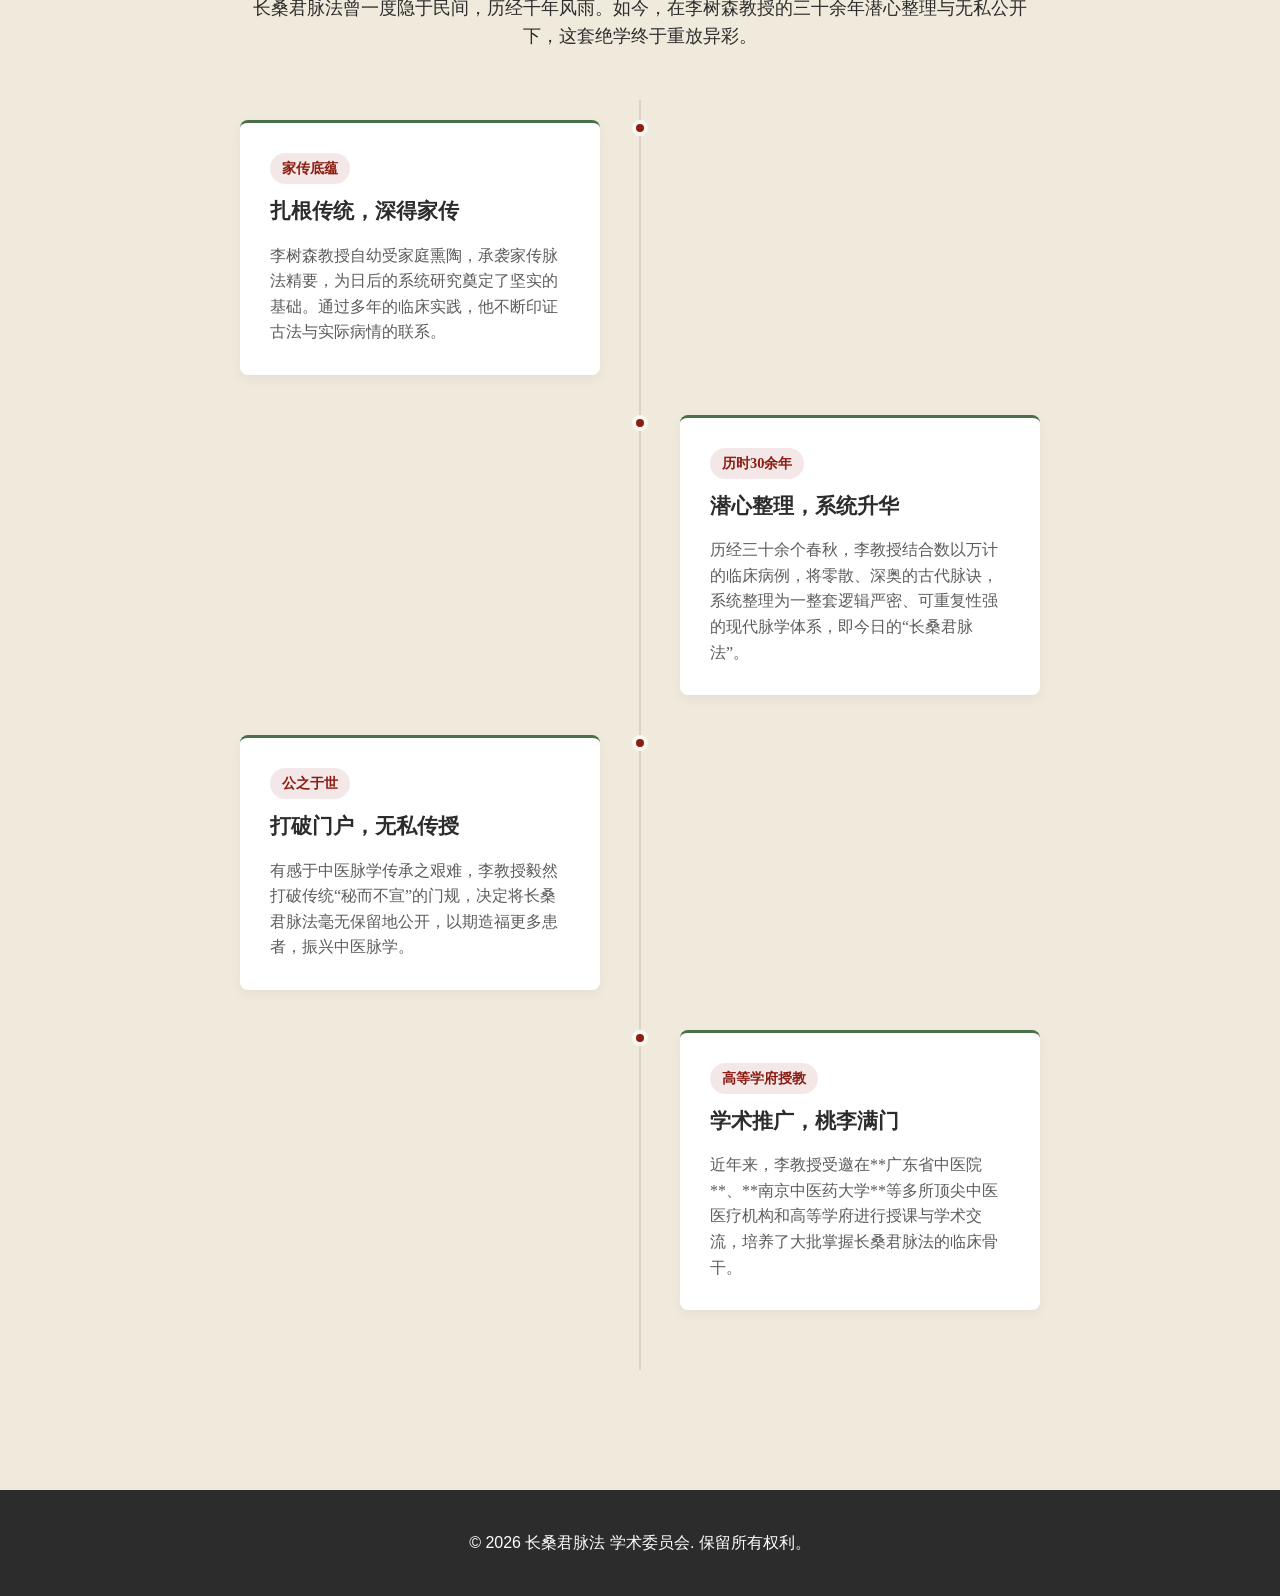
<file: zh/origin.html>
<!DOCTYPE html>
<html lang="zh-CN">
<head>
    <meta charset="UTF-8">
    <meta name="viewport" content="width=device-width, initial-scale=1.0">
    <title>长桑君与扁鹊 | 李树森教授 - 长桑君脉法</title>
    <meta name="description" content="探索长桑君脉法的历史渊源，了解战国名医扁鹊与长桑君的传承典故，以及当代李树森教授历时30余年的整理与传承历程。">
    <!-- 引入自定义样式表 -->
    <link rel="stylesheet" href="../css/style.css">
    <!-- FontAwesome for icons -->
    <link rel="stylesheet" href="https://cdnjs.cloudflare.com/ajax/libs/font-awesome/6.4.0/css/all.min.css">
</head>
<body>

    <!-- 顶部导航栏 -->
    <header class="header">
        <div class="container navbar">
            <a href="index.html" class="logo" style="display: flex; align-items: center;">
                <svg xmlns="http://www.w3.org/2000/svg" viewBox="0 0 200 60" width="200" height="60">
                  <defs>
                    <linearGradient id="pulseGrad" x1="0%" y1="0%" x2="100%" y2="0%">
                      <stop offset="0%" stop-color="#8B1E14" stop-opacity="0.5"/>
                      <stop offset="50%" stop-color="#8B1E14" stop-opacity="1"/>
                      <stop offset="100%" stop-color="#8B1E14" stop-opacity="0.5"/>
                    </linearGradient>
                  </defs>
                  <g transform="translate(5, 10)">
                    <path d="M 0 25 C 10 25, 12 10, 20 10 C 28 10, 26 28, 35 28 C 44 28, 42 15, 50 15" fill="none" stroke="url(#pulseGrad)" stroke-width="2.5" stroke-linecap="round" />
                    <path d="M 17 0 C 17 -4, 23 -4, 23 0 L 23 8 C 23 11, 17 11, 17 8 Z" fill="#4A704A" opacity="0.85" transform="rotate(-15 20 4)"/>
                    <path d="M 32 10 C 32 6, 38 6, 38 10 L 38 18 C 38 21, 32 21, 32 18 Z" fill="#4A704A" opacity="0.85" transform="rotate(-15 35 14)"/>
                    <path d="M 47 4 C 47 0, 53 0, 53 4 L 53 12 C 53 15, 47 15, 47 12 Z" fill="#4A704A" opacity="0.85" transform="rotate(-15 50 8)"/>
                  </g>
                  <text x="65" y="38" font-family="'Kaiti', 'STKaiti', 'KaiTi_GB2312', 'Noto Serif SC', serif" font-size="22" fill="#8B1E14" font-weight="bold" letter-spacing="2">长桑君脉法</text>
                  <text x="67" y="52" font-family="Arial, sans-serif" font-size="8" fill="#4A704A" letter-spacing="1.5" opacity="0.8">CHANG SANG JUN PULSE METHOD</text>
                </svg>
            </a>
            <!-- 导航链接 -->
            <ul class="nav-links">
                <li><a href="index.html">首页</a></li>
                <li><a href="origin.html" class="active">大师溯源</a></li>
                <li><a href="theory.html">理论体系</a></li>
                <li><a href="clinical.html">临床应用</a></li>
                <li><a href="learning.html">学习进阶</a></li>
                <li><a href="news.html">学术动态</a></li>
            </ul>
            <div class="lang-switch">
                <a href="../zh/origin.html" class="lang-btn active">中文</a>
                <a href="../en/origin.html" class="lang-btn">English</a>
            </div>
            <div class="menu-toggle">
                <i class="fas fa-bars"></i>
            </div>
        </div>
    </header>

    <!-- 页面页头 (Page Header) -->
    <section class="page-header" style="padding-top: 120px; padding-bottom: 60px; background-color: var(--color-bg-dark); text-align: center;">
        <div class="container">
            <h1 class="hero-title" style="font-size: 2.8rem; margin-bottom: 20px;">长桑君与扁鹊 | 李树森教授</h1>
            <p class="hero-subtitle" style="margin-bottom: 0;">千年绝学，代代相传；古法今用，造福苍生。</p>
        </div>
    </section>

    <!-- 历史渊源 (Historical Origin) - 图文卡片 -->
    <section id="history" style="padding: 60px 0;">
        <div class="container">
            <h2 class="section-title">历史渊源</h2>
            
            <div class="card-row">
                <div class="card-image-wrapper">
                    <div class="card-image-placeholder">
                        <i class="fas fa-scroll"></i>
                    </div>
                </div>
                <div class="card-text-wrapper">
                    <h3 style="font-size: 1.8rem; color: var(--color-primary); margin-bottom: 15px;">扁鹊师从长桑君</h3>
                    <p style="margin-bottom: 15px; font-size: 1.1rem;">据《史记·扁鹊仓公列传》记载，扁鹊（秦越人）年轻时曾为客馆舍长。长桑君是一位具有高深医术的隐士，常光顾客馆。扁鹊察觉其非凡，对其执弟子之礼，恭敬有加。</p>
                    <p style="font-size: 1.1rem;">长桑君感于扁鹊的诚意，观察他十余年，最终决定将秘方传授于他。长桑君授予扁鹊一种神奇的药方，饮之三十日便能“视见垣一方人”，从而通晓脉理，最终成就了扁鹊一代神医的传奇。</p>
                </div>
            </div>

            <div class="card-row">
                <div class="card-image-wrapper">
                    <div class="card-image-placeholder">
                        <i class="fas fa-book-open"></i>
                    </div>
                </div>
                <div class="card-text-wrapper">
                    <h3 style="font-size: 1.8rem; color: var(--color-primary); margin-bottom: 15px;">学术源流：《平人气象论》</h3>
                    <p style="margin-bottom: 15px; font-size: 1.1rem;">长桑君脉法的理论核心，深深植根于《黄帝内经》等中医经典之中，特别是《素问·平人气象论》。该篇详述了正常人（平人）在不同气候、时节下的脉象变化规律。</p>
                    <p style="font-size: 1.1rem;">这套脉法传承并发展了这一古老理论，强调“脉息相应”，通过感知脉搏与呼吸的比例关系，精确评估人体的气血盈亏和脏腑状态，是古法脉学在当代的珍贵活态传承。</p>
                </div>
            </div>
        </div>
    </section>

    <!-- 当代传承 (Contemporary Inheritance) - 时间轴 -->
    <section id="inheritance" style="background-color: var(--color-bg-dark); padding: 80px 0;">
        <div class="container">
            <h2 class="section-title">当代传承：李树森教授</h2>
            <p style="text-align: center; max-width: 800px; margin: 0 auto 50px; font-size: 1.1rem;">
                长桑君脉法曾一度隐于民间，历经千年风雨。如今，在李树森教授的三十余年潜心整理与无私公开下，这套绝学终于重放异彩。
            </p>

            <div class="timeline">
                <!-- Timeline Item 1 -->
                <div class="timeline-item">
                    <div class="timeline-dot"></div>
                    <div class="timeline-content">
                        <span class="timeline-date">家传底蕴</span>
                        <h3 class="timeline-title">扎根传统，深得家传</h3>
                        <p class="timeline-desc">李树森教授自幼受家庭熏陶，承袭家传脉法精要，为日后的系统研究奠定了坚实的基础。通过多年的临床实践，他不断印证古法与实际病情的联系。</p>
                    </div>
                </div>

                <!-- Timeline Item 2 -->
                <div class="timeline-item">
                    <div class="timeline-dot"></div>
                    <div class="timeline-content">
                        <span class="timeline-date">历时30余年</span>
                        <h3 class="timeline-title">潜心整理，系统升华</h3>
                        <p class="timeline-desc">历经三十余个春秋，李教授结合数以万计的临床病例，将零散、深奥的古代脉诀，系统整理为一整套逻辑严密、可重复性强的现代脉学体系，即今日的“长桑君脉法”。</p>
                    </div>
                </div>

                <!-- Timeline Item 3 -->
                <div class="timeline-item">
                    <div class="timeline-dot"></div>
                    <div class="timeline-content">
                        <span class="timeline-date">公之于世</span>
                        <h3 class="timeline-title">打破门户，无私传授</h3>
                        <p class="timeline-desc">有感于中医脉学传承之艰难，李教授毅然打破传统“秘而不宣”的门规，决定将长桑君脉法毫无保留地公开，以期造福更多患者，振兴中医脉学。</p>
                    </div>
                </div>

                <!-- Timeline Item 4 -->
                <div class="timeline-item">
                    <div class="timeline-dot"></div>
                    <div class="timeline-content">
                        <span class="timeline-date">高等学府授教</span>
                        <h3 class="timeline-title">学术推广，桃李满门</h3>
                        <p class="timeline-desc">近年来，李教授受邀在**广东省中医院**、**南京中医药大学**等多所顶尖中医医疗机构和高等学府进行授课与学术交流，培养了大批掌握长桑君脉法的临床骨干。</p>
                    </div>
                </div>
            </div>
        </div>
    </section>

    <!-- 页脚 -->
    <footer class="footer">
        <div class="container">
            <p>&copy; 2026 长桑君脉法 学术委员会. 保留所有权利。</p>
        </div>
    </footer>

    <!-- 引入交互脚本 -->
    <script src="../js/main.js"></script>
</body>
</html>
</file>
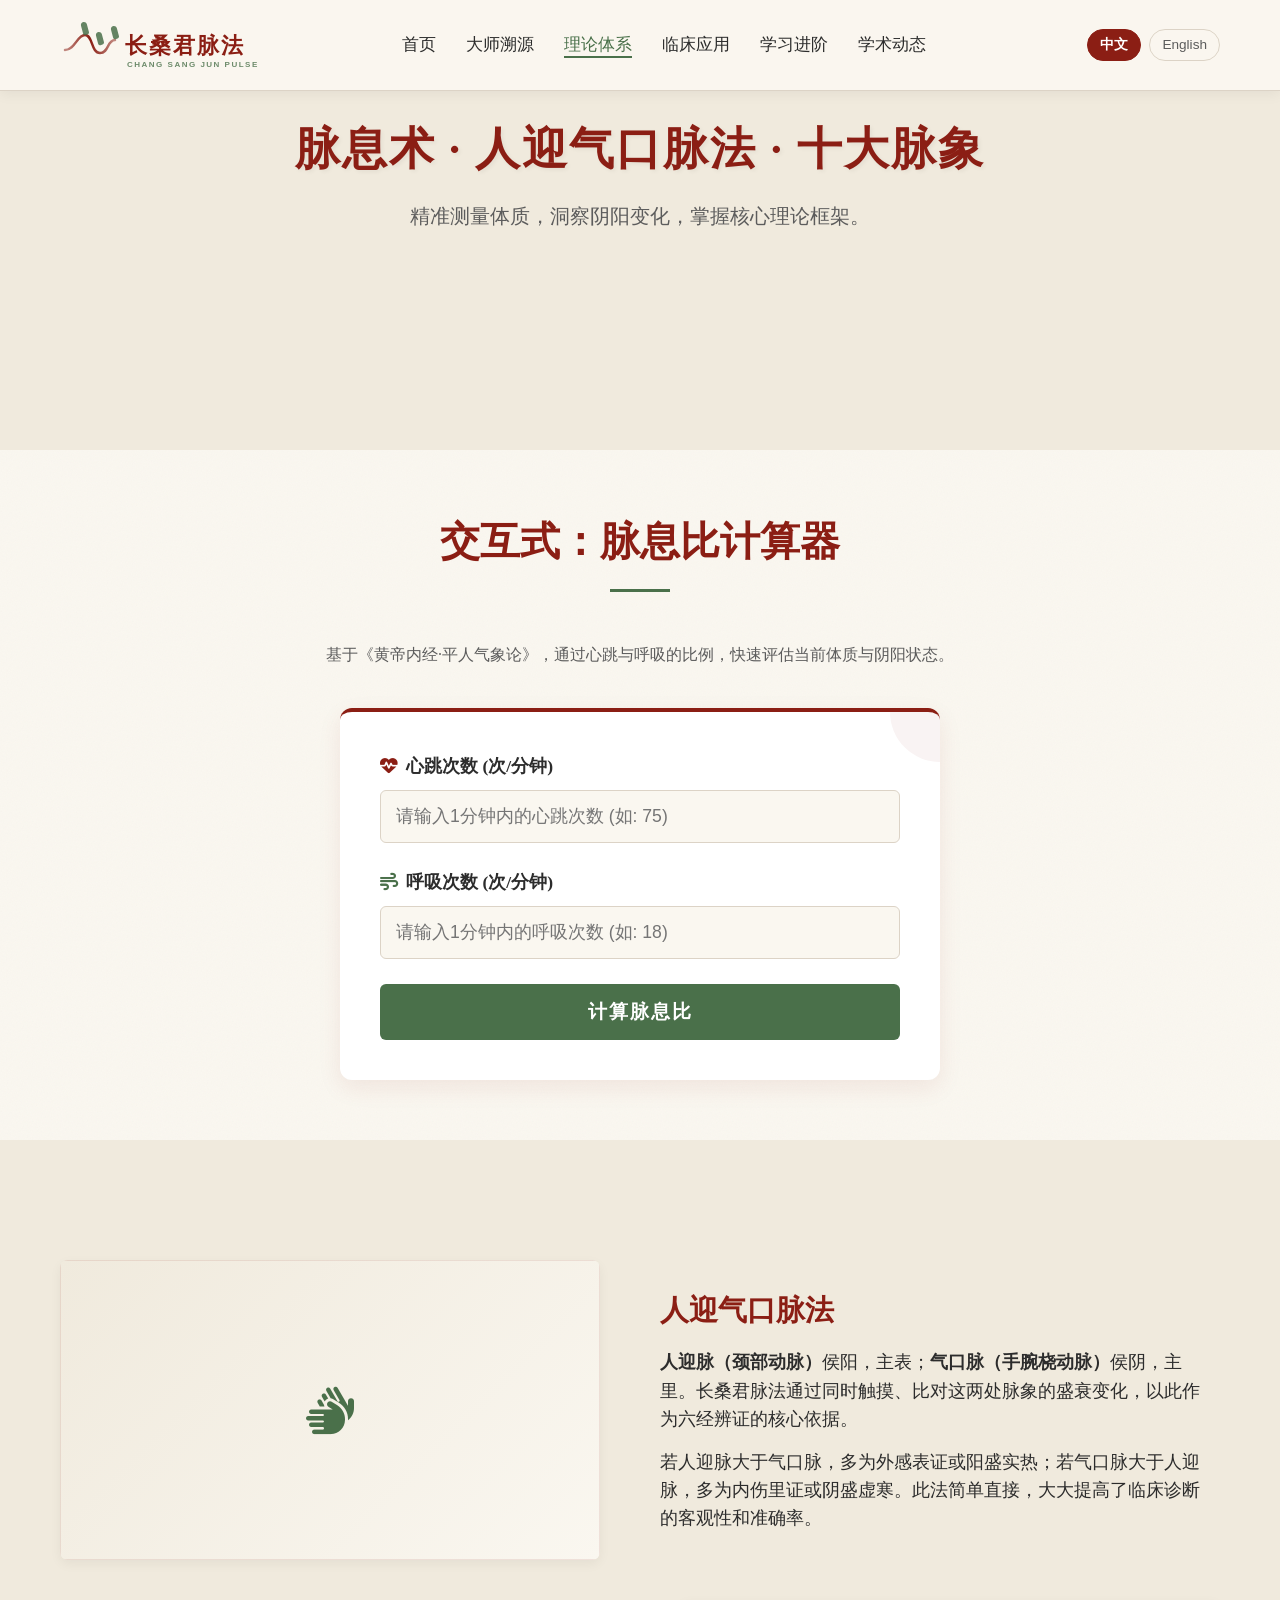
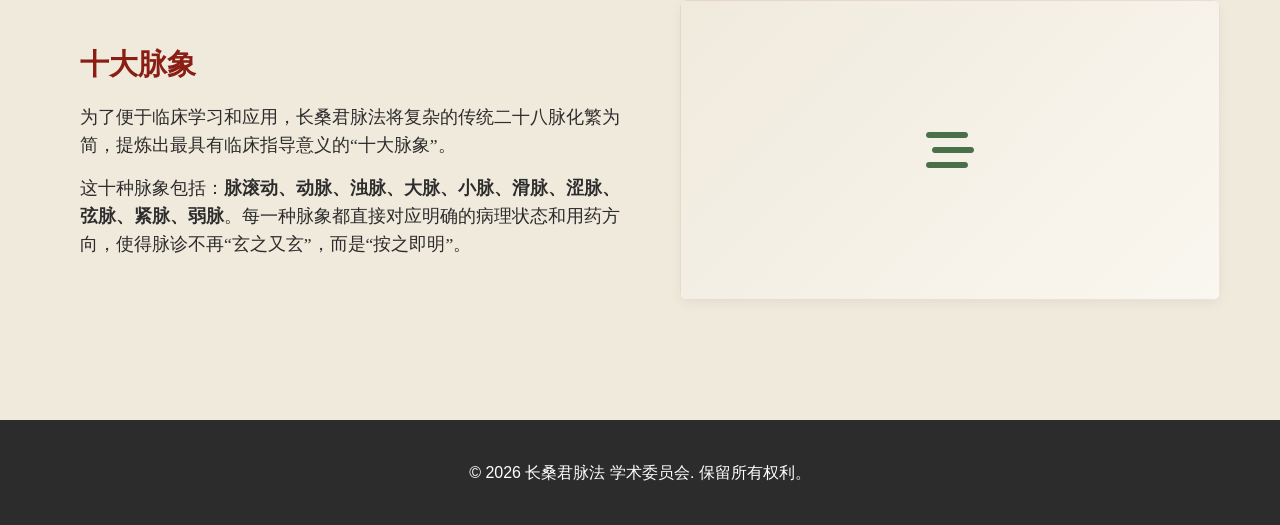
<file: zh/theory.html>
<!DOCTYPE html>
<html lang="zh-CN">
<head>
    <meta charset="UTF-8">
    <meta name="viewport" content="width=device-width, initial-scale=1.0">
    <title>脉息术 · 人迎气口脉法 · 十大脉象 - 长桑君脉法</title>
    <meta name="description" content="长桑君脉法的核心理论体系，包括脉息比计算工具、人迎气口脉法对比诊断及十大常见脉象解析。">
    <link rel="stylesheet" href="../css/style.css">
    <link rel="stylesheet" href="https://cdnjs.cloudflare.com/ajax/libs/font-awesome/6.4.0/css/all.min.css">
</head>
<body>

    <!-- 顶部导航栏 -->
    <header class="header">
        <div class="container navbar">
            <a href="index.html" class="logo" style="display: flex; align-items: center;">
                <svg xmlns="http://www.w3.org/2000/svg" viewBox="0 0 200 60" width="200" height="60">
                  <defs>
                    <linearGradient id="pulseGrad" x1="0%" y1="0%" x2="100%" y2="0%">
                      <stop offset="0%" stop-color="#8B1E14" stop-opacity="0.5"/>
                      <stop offset="50%" stop-color="#8B1E14" stop-opacity="1"/>
                      <stop offset="100%" stop-color="#8B1E14" stop-opacity="0.5"/>
                    </linearGradient>
                  </defs>
                  <g transform="translate(5, 10)">
                    <path d="M 0 25 C 10 25, 12 10, 20 10 C 28 10, 26 28, 35 28 C 44 28, 42 15, 50 15" fill="none" stroke="url(#pulseGrad)" stroke-width="2.5" stroke-linecap="round" />
                    <path d="M 17 0 C 17 -4, 23 -4, 23 0 L 23 8 C 23 11, 17 11, 17 8 Z" fill="#4A704A" opacity="0.85" transform="rotate(-15 20 4)"/>
                    <path d="M 32 10 C 32 6, 38 6, 38 10 L 38 18 C 38 21, 32 21, 32 18 Z" fill="#4A704A" opacity="0.85" transform="rotate(-15 35 14)"/>
                    <path d="M 47 4 C 47 0, 53 0, 53 4 L 53 12 C 53 15, 47 15, 47 12 Z" fill="#4A704A" opacity="0.85" transform="rotate(-15 50 8)"/>
                  </g>
                  <text x="65" y="38" font-family="'Kaiti', 'STKaiti', 'KaiTi_GB2312', 'Noto Serif SC', serif" font-size="22" fill="#8B1E14" font-weight="bold" letter-spacing="2">长桑君脉法</text>
                  <text x="67" y="52" font-family="Arial, sans-serif" font-size="8" fill="#4A704A" letter-spacing="1.5" opacity="0.8">CHANG SANG JUN PULSE METHOD</text>
                </svg>
            </a>
            <ul class="nav-links">
                <li><a href="index.html">首页</a></li>
                <li><a href="origin.html">大师溯源</a></li>
                <li><a href="theory.html" class="active">理论体系</a></li>
                <li><a href="clinical.html">临床应用</a></li>
                <li><a href="learning.html">学习进阶</a></li>
                <li><a href="news.html">学术动态</a></li>
            </ul>
            <div class="lang-switch">
                <a href="../zh/theory.html" class="lang-btn active">中文</a>
                <a href="../en/theory.html" class="lang-btn">English</a>
            </div>
            <div class="menu-toggle">
                <i class="fas fa-bars"></i>
            </div>
        </div>
    </header>

    <!-- 页面页头 -->
    <section class="page-header" style="padding-top: 120px; padding-bottom: 60px; background-color: var(--color-bg-dark); text-align: center;">
        <div class="container">
            <h1 class="hero-title" style="font-size: 2.8rem; margin-bottom: 20px;">脉息术 · 人迎气口脉法 · 十大脉象</h1>
            <p class="hero-subtitle" style="margin-bottom: 0;">精准测量体质，洞察阴阳变化，掌握核心理论框架。</p>
        </div>
    </section>

    <!-- 脉息比计算器 (Pulse Ratio Calculator) -->
    <section id="calculator" style="padding: 60px 0;">
        <div class="container">
            <h2 class="section-title">交互式：脉息比计算器</h2>
            <p style="text-align: center; margin-bottom: 40px; color: var(--color-text-muted);">
                基于《黄帝内经·平人气象论》，通过心跳与呼吸的比例，快速评估当前体质与阴阳状态。
            </p>

            <div class="calculator-container">
                <div class="form-group">
                    <label for="heartRate"><i class="fas fa-heartbeat" style="color: var(--color-primary); margin-right: 8px;"></i>心跳次数 (次/分钟)</label>
                    <input type="number" id="heartRate" class="form-control" placeholder="请输入1分钟内的心跳次数 (如: 75)" min="30" max="200">
                </div>
                <div class="form-group">
                    <label for="respRate"><i class="fas fa-wind" style="color: var(--color-secondary); margin-right: 8px;"></i>呼吸次数 (次/分钟)</label>
                    <input type="number" id="respRate" class="form-control" placeholder="请输入1分钟内的呼吸次数 (如: 18)" min="5" max="60">
                </div>
                <button id="calcBtn" class="calc-btn">计算脉息比</button>

                <!-- 结果展示区 -->
                <div id="resultCard" class="result-card">
                    <div class="result-title" id="resultTitle">
                        <i class="fas fa-info-circle"></i> <span>计算结果</span>
                    </div>
                    <div class="result-stat" id="resultStat">0.0</div>
                    <div class="result-desc" id="resultDesc">请在上方输入心跳与呼吸次数进行计算。</div>
                </div>
            </div>
        </div>
    </section>

    <!-- 理论体系图文卡片 -->
    <section id="theory-cards" style="background-color: var(--color-bg-dark); padding: 80px 0;">
        <div class="container">
            
            <!-- 人迎气口脉法 -->
            <div class="card-row">
                <div class="card-image-wrapper">
                    <div class="card-image-placeholder">
                        <i class="fas fa-hands"></i>
                    </div>
                </div>
                <div class="card-text-wrapper">
                    <h3 style="font-size: 1.8rem; color: var(--color-primary); margin-bottom: 15px;">人迎气口脉法</h3>
                    <p style="margin-bottom: 15px; font-size: 1.1rem;">
                        <strong>人迎脉（颈部动脉）</strong>侯阳，主表；<strong>气口脉（手腕桡动脉）</strong>侯阴，主里。长桑君脉法通过同时触摸、比对这两处脉象的盛衰变化，以此作为六经辨证的核心依据。
                    </p>
                    <p style="font-size: 1.1rem;">
                        若人迎脉大于气口脉，多为外感表证或阳盛实热；若气口脉大于人迎脉，多为内伤里证或阴盛虚寒。此法简单直接，大大提高了临床诊断的客观性和准确率。
                    </p>
                </div>
            </div>

            <!-- 十大脉象 -->
            <div class="card-row">
                <div class="card-image-wrapper">
                    <div class="card-image-placeholder">
                        <i class="fas fa-stream"></i>
                    </div>
                </div>
                <div class="card-text-wrapper">
                    <h3 style="font-size: 1.8rem; color: var(--color-primary); margin-bottom: 15px;">十大脉象</h3>
                    <p style="margin-bottom: 15px; font-size: 1.1rem;">
                        为了便于临床学习和应用，长桑君脉法将复杂的传统二十八脉化繁为简，提炼出最具有临床指导意义的“十大脉象”。
                    </p>
                    <p style="font-size: 1.1rem;">
                        这十种脉象包括：<strong>脉滚动、动脉、浊脉、大脉、小脉、滑脉、涩脉、弦脉、紧脉、弱脉</strong>。每一种脉象都直接对应明确的病理状态和用药方向，使得脉诊不再“玄之又玄”，而是“按之即明”。
                    </p>
                </div>
            </div>

        </div>
    </section>

    <!-- 页脚 -->
    <footer class="footer">
        <div class="container">
            <p>&copy; 2026 长桑君脉法 学术委员会. 保留所有权利。</p>
        </div>
    </footer>

    <script src="../js/main.js"></script>
</body>
</html>
</file>
<file: css/style.css>
/* css/style.css */

/* --- 变量定义 (CSS Variables) --- */
:root {
  /* 主色调：朱砂红 & 竹青色 */
  --color-primary: #8B1E14; 
  --color-secondary: #4A704A;
  
  /* 辅助色与背景色：古朴雅致的纸张色 */
  --color-bg-light: #Faf7f0; /* 宣纸白 */
  --color-bg-dark: #f0eadd;  /* 深一点的宣纸色 */
  --color-text-main: #2c2c2c;
  --color-text-muted: #5c5c5c;
  --color-white: #ffffff;
  --color-border: #dcd3c6;

  /* 字体设置：采用宋体/衬线体营造传统典雅感 */
  --font-serif: "Noto Serif SC", "Songti SC", "SimSun", "STSong", serif;
  --font-sans: "Noto Sans SC", "PingFang SC", "Microsoft YaHei", sans-serif;
  
  /* 阴影与过渡 */
  --shadow-sm: 0 4px 12px rgba(0,0,0,0.05);
  --shadow-md: 0 8px 24px rgba(139, 30, 20, 0.08); /* 带有一点朱砂红的阴影 */
  --transition: all 0.3s ease;
}

/* --- 全局重置 (Global Reset) --- */
* {
  margin: 0;
  padding: 0;
  box-sizing: border-box;
}

html {
  scroll-behavior: smooth; /* 平滑滚动 */
}

body {
  font-family: var(--font-serif);
  color: var(--color-text-main);
  background-color: var(--color-bg-light);
  background-image: url('data:image/svg+xml;utf8,<svg width="100" height="100" xmlns="http://www.w3.org/2000/svg"><filter id="noise"><feTurbulence type="fractalNoise" baseFrequency="0.8" numOctaves="4" stitchTiles="stitch"/></filter><rect width="100" height="100" filter="url(%23noise)" opacity="0.03"/></svg>'); /* 微弱纸张纹理 */
  line-height: 1.6;
}

a {
  text-decoration: none;
  color: inherit;
  transition: var(--transition);
}

ul {
  list-style: none;
}

/* --- 容器 (Container) --- */
.container {
  max-width: 1200px;
  margin: 0 auto;
  padding: 0 20px;
}

/* --- 导航栏 (Navigation Bar) --- */
.header {
  position: fixed;
  top: 0;
  left: 0;
  width: 100%;
  background-color: rgba(250, 247, 240, 0.95);
  backdrop-filter: blur(10px);
  border-bottom: 1px solid var(--color-border);
  z-index: 1000;
  transition: var(--transition);
}

.header.scrolled {
  box-shadow: var(--shadow-sm);
  padding-top: 5px;
  padding-bottom: 5px;
}

.navbar {
  display: flex;
  justify-content: space-between;
  align-items: center;
  height: 80px;
}

.logo {
  font-size: 1.5rem;
  font-weight: 700;
  color: var(--color-primary);
  display: flex;
  align-items: center;
  gap: 10px;
}

/* 简单的印章效果 Logo */
.logo-seal {
  display: inline-block;
  width: 40px;
  height: 40px;
  border: 2px solid var(--color-primary);
  color: var(--color-primary);
  text-align: center;
  line-height: 36px;
  font-size: 1.2rem;
  border-radius: 4px;
}

.nav-links {
  display: flex;
  gap: 30px;
}

.nav-links a {
  font-size: 1.05rem;
  font-weight: 500;
  position: relative;
}

.nav-links a::after {
  content: '';
  position: absolute;
  bottom: -4px;
  left: 50%;
  transform: translateX(-50%);
  width: 0;
  height: 2px;
  background-color: var(--color-secondary); /* 悬停显竹青色 */
  transition: var(--transition);
}

.nav-links a:hover,
.nav-links a.active {
  color: var(--color-secondary);
}

.nav-links a:hover::after,
.nav-links a.active::after {
  width: 100%;
}

.lang-switch {
  display: flex;
  gap: 8px;
  align-items: center;
  margin-left: 20px;
}

.lang-btn {
  padding: 4px 12px;
  font-size: 0.85rem;
  font-family: var(--font-sans);
  color: var(--color-text-muted);
  border: 1px solid var(--color-border);
  border-radius: 20px;
  transition: var(--transition);
  text-decoration: none;
  font-weight: 500;
  display: inline-block;
}

.lang-btn:hover {
  color: var(--color-primary);
  border-color: var(--color-primary);
  background-color: rgba(139, 30, 20, 0.05);
}

.lang-btn.active {
  color: var(--color-white);
  background-color: var(--color-primary);
  border-color: var(--color-primary);
  font-weight: bold;
}

.menu-toggle {
  display: none;
  font-size: 1.5rem;
  cursor: pointer;
  color: var(--color-primary);
}

/* --- 英雄区 (Hero Section) --- */
.hero {
  min-height: 100vh;
  display: flex;
  align-items: center;
  justify-content: center;
  position: relative;
  padding-top: 80px; /* 补偿导航栏高度 */
  overflow: hidden;
}

/* 背景水墨装饰 */
.hero::before {
  content: '';
  position: absolute;
  top: 0; left: 0; right: 0; bottom: 0;
  background: radial-gradient(circle at 70% 50%, rgba(74, 112, 74, 0.08) 0%, transparent 60%),
              radial-gradient(circle at 30% 80%, rgba(139, 30, 20, 0.05) 0%, transparent 50%);
  z-index: -1;
}

.hero-content {
  text-align: center;
  max-width: 800px;
  animation: fadeInUp 1s ease-out;
}

.hero-title {
  font-size: 3.5rem;
  font-weight: 700;
  color: var(--color-primary);
  margin-bottom: 30px;
  letter-spacing: 2px;
  line-height: 1.3;
  text-shadow: 2px 2px 4px rgba(0,0,0,0.05);
}

.hero-subtitle {
  font-size: 1.25rem;
  color: var(--color-text-muted);
  line-height: 1.8;
  margin-bottom: 50px;
}

.hero-btn {
  display: inline-block;
  padding: 15px 40px;
  background-color: var(--color-primary);
  color: var(--color-white);
  font-size: 1.1rem;
  border-radius: 4px;
  border: 1px solid var(--color-primary);
  cursor: pointer;
  letter-spacing: 1px;
}

.hero-btn:hover {
  background-color: transparent;
  color: var(--color-primary);
}

/* --- 核心入口卡片区 (Features Section) --- */
.features {
  padding: 80px 0;
  background-color: var(--color-bg-dark);
}

.features-grid {
  display: grid;
  grid-template-columns: repeat(3, 1fr);
  gap: 30px;
}

.feature-card {
  background-color: var(--color-white);
  padding: 40px 30px;
  border-radius: 8px;
  border-top: 4px solid var(--color-secondary); /* 竹青色点缀 */
  box-shadow: var(--shadow-sm);
  text-align: center;
  transition: var(--transition);
  position: relative;
  overflow: hidden;
}

/* 古风窗花纹饰点缀 */
.feature-card::before {
  content: '';
  position: absolute;
  top: 10px; right: 10px;
  width: 30px; height: 30px;
  border-top: 2px solid rgba(74, 112, 74, 0.2);
  border-right: 2px solid rgba(74, 112, 74, 0.2);
  transition: var(--transition);
}

.feature-card:hover {
  transform: translateY(-10px);
  box-shadow: var(--shadow-md);
  border-top-color: var(--color-primary);
}

.feature-card:hover::before {
  border-color: rgba(139, 30, 20, 0.4);
}

.feature-icon {
  width: 60px;
  height: 60px;
  margin: 0 auto 20px;
  background-color: rgba(74, 112, 74, 0.1);
  border-radius: 50%;
  display: flex;
  align-items: center;
  justify-content: center;
  color: var(--color-secondary);
  font-size: 1.5rem;
  transition: var(--transition);
}

.feature-card:hover .feature-icon {
  background-color: rgba(139, 30, 20, 0.1);
  color: var(--color-primary);
}

.feature-title {
  font-size: 1.5rem;
  color: var(--color-text-main);
  margin-bottom: 15px;
}

.feature-desc {
  font-size: 1rem;
  color: var(--color-text-muted);
}

/* --- 占位 Section 设置 --- */
section {
  padding: 80px 0;
  min-height: 50vh;
}
.section-title {
  text-align: center;
  font-size: 2.5rem;
  color: var(--color-primary);
  margin-bottom: 50px;
  position: relative;
}
.section-title::after {
  content: '';
  display: block;
  width: 60px;
  height: 3px;
  background-color: var(--color-secondary);
  margin: 15px auto 0;
}

/* --- 页脚 (Footer) --- */
.footer {
  background-color: #2c2c2c;
  color: #fff;
  text-align: center;
  padding: 40px 0;
  font-family: var(--font-sans);
}

/* --- 动画 (Animations) --- */
@keyframes fadeInUp {
  from {
    opacity: 0;
    transform: translateY(30px);
  }
  to {
    opacity: 1;
    transform: translateY(0);
  }
}

/* --- 响应式布局 (Responsive) --- */
@media (max-width: 992px) {
  .features-grid {
    grid-template-columns: repeat(2, 1fr);
  }
}

@media (max-width: 768px) {
  .hero-title {
    font-size: 2.5rem;
  }
  
  .features-grid {
    grid-template-columns: 1fr;
  }
  
  .nav-links {
    display: none; /* 移动端隐藏菜单，可由 JS 触发显示 */
    position: absolute;
    top: 80px;
    left: 0;
    width: 100%;
    background-color: var(--color-bg-light);
    flex-direction: column;
    text-align: center;
    box-shadow: var(--shadow-sm);
  }
  
  .nav-links.active {
    display: flex;
    padding: 20px 0;
  }
  
  .menu-toggle {
    display: block;
  }
}

/* --- 时间轴组件 (Timeline Component) --- */
.timeline {
  position: relative;
  max-width: 800px;
  margin: 40px auto;
  padding: 20px 0;
}

.timeline::before {
  content: '';
  position: absolute;
  top: 0;
  left: 50%;
  transform: translateX(-50%);
  width: 2px;
  height: 100%;
  background-color: var(--color-border);
}

.timeline-item {
  position: relative;
  margin-bottom: 40px;
  width: 50%;
  padding-right: 40px;
  left: 0;
}

.timeline-item:nth-child(even) {
  left: 50%;
  padding-right: 0;
  padding-left: 40px;
}

.timeline-dot {
  position: absolute;
  top: 0;
  right: -8px;
  width: 16px;
  height: 16px;
  border-radius: 50%;
  background-color: var(--color-primary);
  border: 4px solid var(--color-bg-light);
  z-index: 1;
}

.timeline-item:nth-child(even) .timeline-dot {
  right: auto;
  left: -8px;
}

.timeline-content {
  background-color: var(--color-white);
  padding: 30px;
  border-radius: 8px;
  box-shadow: var(--shadow-sm);
  border-top: 3px solid var(--color-secondary);
  position: relative;
  transition: var(--transition);
}

.timeline-content:hover {
  box-shadow: var(--shadow-md);
  transform: translateY(-5px);
  border-top-color: var(--color-primary);
}

.timeline-date {
  font-size: 0.9rem;
  color: var(--color-primary);
  font-weight: bold;
  margin-bottom: 10px;
  display: inline-block;
  padding: 4px 12px;
  background-color: rgba(139, 30, 20, 0.1);
  border-radius: 20px;
}

.timeline-title {
  font-size: 1.3rem;
  color: var(--color-text-main);
  margin-bottom: 15px;
}

.timeline-desc {
  color: var(--color-text-muted);
  font-size: 1rem;
}

/* --- 图文卡片 (Image-Text Cards) --- */
.card-row {
  display: flex;
  gap: 40px;
  margin: 40px 0;
  align-items: center;
}

.card-row:nth-child(even) {
  flex-direction: row-reverse;
}

.card-image-wrapper {
  flex: 1;
  position: relative;
  border-radius: 8px;
  overflow: hidden;
  box-shadow: var(--shadow-sm);
}

.card-image-wrapper::after {
  content: '';
  position: absolute;
  top: 0; left: 0; right: 0; bottom: 0;
  border: 1px solid rgba(139, 30, 20, 0.1);
  pointer-events: none;
}

.card-image-placeholder {
  width: 100%;
  height: 300px;
  background: linear-gradient(135deg, var(--color-bg-dark), var(--color-bg-light));
  display: flex;
  align-items: center;
  justify-content: center;
  color: var(--color-secondary);
  font-size: 3rem;
}

.card-text-wrapper {
  flex: 1;
  padding: 20px;
}

@media (max-width: 768px) {
  .timeline::before {
    left: 20px;
  }
  
  .timeline-item {
    width: 100%;
    padding-left: 50px;
    padding-right: 0;
  }
  
  .timeline-item:nth-child(even) {
    left: 0;
    padding-left: 50px;
  }
  
  .timeline-dot {
    left: 12px !important;
  }
  
  .card-row, .card-row:nth-child(even) {
    flex-direction: column;
  }
}

/* --- 计算器组件 (Calculator Component) --- */
.calculator-container {
  max-width: 600px;
  margin: 0 auto;
  background-color: var(--color-white);
  padding: 40px;
  border-radius: 12px;
  box-shadow: var(--shadow-md);
  border-top: 4px solid var(--color-primary);
  position: relative;
  overflow: hidden;
}

.calculator-container::before {
  content: '';
  position: absolute;
  top: -50px; right: -50px;
  width: 100px; height: 100px;
  background-color: rgba(139, 30, 20, 0.05);
  border-radius: 50%;
}

.form-group {
  margin-bottom: 25px;
}

.form-group label {
  display: block;
  font-size: 1.1rem;
  font-weight: bold;
  color: var(--color-text-main);
  margin-bottom: 10px;
}

.form-control {
  width: 100%;
  padding: 15px;
  font-size: 1.1rem;
  border: 1px solid var(--color-border);
  border-radius: 6px;
  background-color: var(--color-bg-light);
  color: var(--color-text-main);
  transition: var(--transition);
  font-family: var(--font-sans);
}

.form-control:focus {
  outline: none;
  border-color: var(--color-secondary);
  box-shadow: 0 0 0 3px rgba(74, 112, 74, 0.1);
}

.calc-btn {
  display: block;
  width: 100%;
  padding: 15px;
  background-color: var(--color-secondary);
  color: var(--color-white);
  font-size: 1.2rem;
  font-weight: bold;
  border: none;
  border-radius: 6px;
  cursor: pointer;
  transition: var(--transition);
  letter-spacing: 2px;
}

.calc-btn:hover {
  background-color: var(--color-primary);
}

.result-card {
  margin-top: 30px;
  padding: 25px;
  border-radius: 8px;
  display: none;
  animation: fadeInUp 0.5s ease-out;
}

.result-card.active {
  display: block;
}

.result-title {
  font-size: 1.4rem;
  font-weight: bold;
  margin-bottom: 15px;
  display: flex;
  align-items: center;
  gap: 10px;
}

.result-stat {
  font-size: 2rem;
  font-weight: bold;
  margin-bottom: 15px;
  font-family: var(--font-sans);
}

.result-desc {
  font-size: 1.05rem;
  line-height: 1.6;
}

/* 结果状态样式 */
.result-status-low {
  background-color: rgba(52, 152, 219, 0.1);
  border-left: 4px solid #3498db;
}
.result-status-low .result-title, .result-status-low .result-stat { color: #2980b9; }

.result-status-normal {
  background-color: rgba(74, 112, 74, 0.1);
  border-left: 4px solid var(--color-secondary);
}
.result-status-normal .result-title, .result-status-normal .result-stat { color: var(--color-secondary); }

.result-status-high {
  background-color: rgba(139, 30, 20, 0.1);
  border-left: 4px solid var(--color-primary);
}
.result-status-high .result-title, .result-status-high .result-stat { color: var(--color-primary); }

/* --- 横向独立卡片 (Horizontal Cards) --- */
.horizontal-card {
  display: flex;
  background-color: var(--color-white);
  border-radius: 10px;
  box-shadow: var(--shadow-sm);
  margin-bottom: 30px;
  overflow: hidden;
  transition: var(--transition);
  border-left: 4px solid var(--color-secondary);
}

.horizontal-card:hover {
  box-shadow: var(--shadow-md);
  transform: translateY(-5px);
  border-left-color: var(--color-primary);
}

.h-card-icon {
  width: 150px;
  background-color: rgba(74, 112, 74, 0.05);
  display: flex;
  align-items: center;
  justify-content: center;
  font-size: 3rem;
  color: var(--color-secondary);
  transition: var(--transition);
}

.horizontal-card:hover .h-card-icon {
  background-color: rgba(139, 30, 20, 0.05);
  color: var(--color-primary);
}

.h-card-content {
  padding: 30px;
  flex: 1;
  display: flex;
  flex-direction: column;
  justify-content: space-between;
}

.h-card-title {
  font-size: 1.5rem;
  color: var(--color-text-main);
  margin-bottom: 15px;
}

.h-card-desc {
  font-size: 1.05rem;
  color: var(--color-text-muted);
  margin-bottom: 20px;
  line-height: 1.7;
}

.h-card-btn {
  align-self: flex-start;
  padding: 10px 25px;
  background-color: transparent;
  color: var(--color-primary);
  border: 1px solid var(--color-primary);
  border-radius: 4px;
  font-size: 1rem;
  cursor: pointer;
  transition: var(--transition);
}

.h-card-btn:hover {
  background-color: var(--color-primary);
  color: var(--color-white);
}

@media (max-width: 768px) {
  .horizontal-card {
    flex-direction: column;
  }
  .h-card-icon {
    width: 100%;
    height: 120px;
  }
}

/* --- 新闻列表组件 (News List) --- */
.news-list {
  background-color: var(--color-white);
  border-radius: 8px;
  box-shadow: var(--shadow-sm);
  padding: 20px 40px;
  margin-bottom: 40px;
}

.news-item {
  display: flex;
  align-items: flex-start;
  padding: 30px 0;
  border-bottom: 1px dashed var(--color-border);
  transition: var(--transition);
}

.news-item:last-child {
  border-bottom: none;
}

.news-item:hover {
  transform: translateX(10px);
}

.news-date {
  flex-shrink: 0;
  width: 90px;
  height: 90px;
  background-color: rgba(74, 112, 74, 0.1);
  color: var(--color-secondary);
  border-radius: 8px;
  display: flex;
  flex-direction: column;
  align-items: center;
  justify-content: center;
  border: 1px solid rgba(74, 112, 74, 0.2);
  margin-right: 30px;
}

.news-date .day {
  font-size: 2rem;
  font-weight: bold;
  font-family: var(--font-sans);
  line-height: 1;
}

.news-date .year-month {
  font-size: 0.9rem;
  margin-top: 5px;
}

.news-content {
  flex: 1;
}

.news-title {
  font-size: 1.4rem;
  color: var(--color-primary);
  margin-bottom: 10px;
  transition: var(--transition);
}

.news-item:hover .news-title {
  color: var(--color-secondary);
}

.news-desc {
  font-size: 1.05rem;
  color: var(--color-text-muted);
  line-height: 1.6;
}

@media (max-width: 768px) {
  .news-list {
    padding: 15px 20px;
  }
  .news-item {
    flex-direction: column;
  }
  .news-date {
    width: 100%;
    height: auto;
    flex-direction: row;
    gap: 10px;
    padding: 10px;
    margin-right: 0;
    margin-bottom: 15px;
  }
}
</file>
